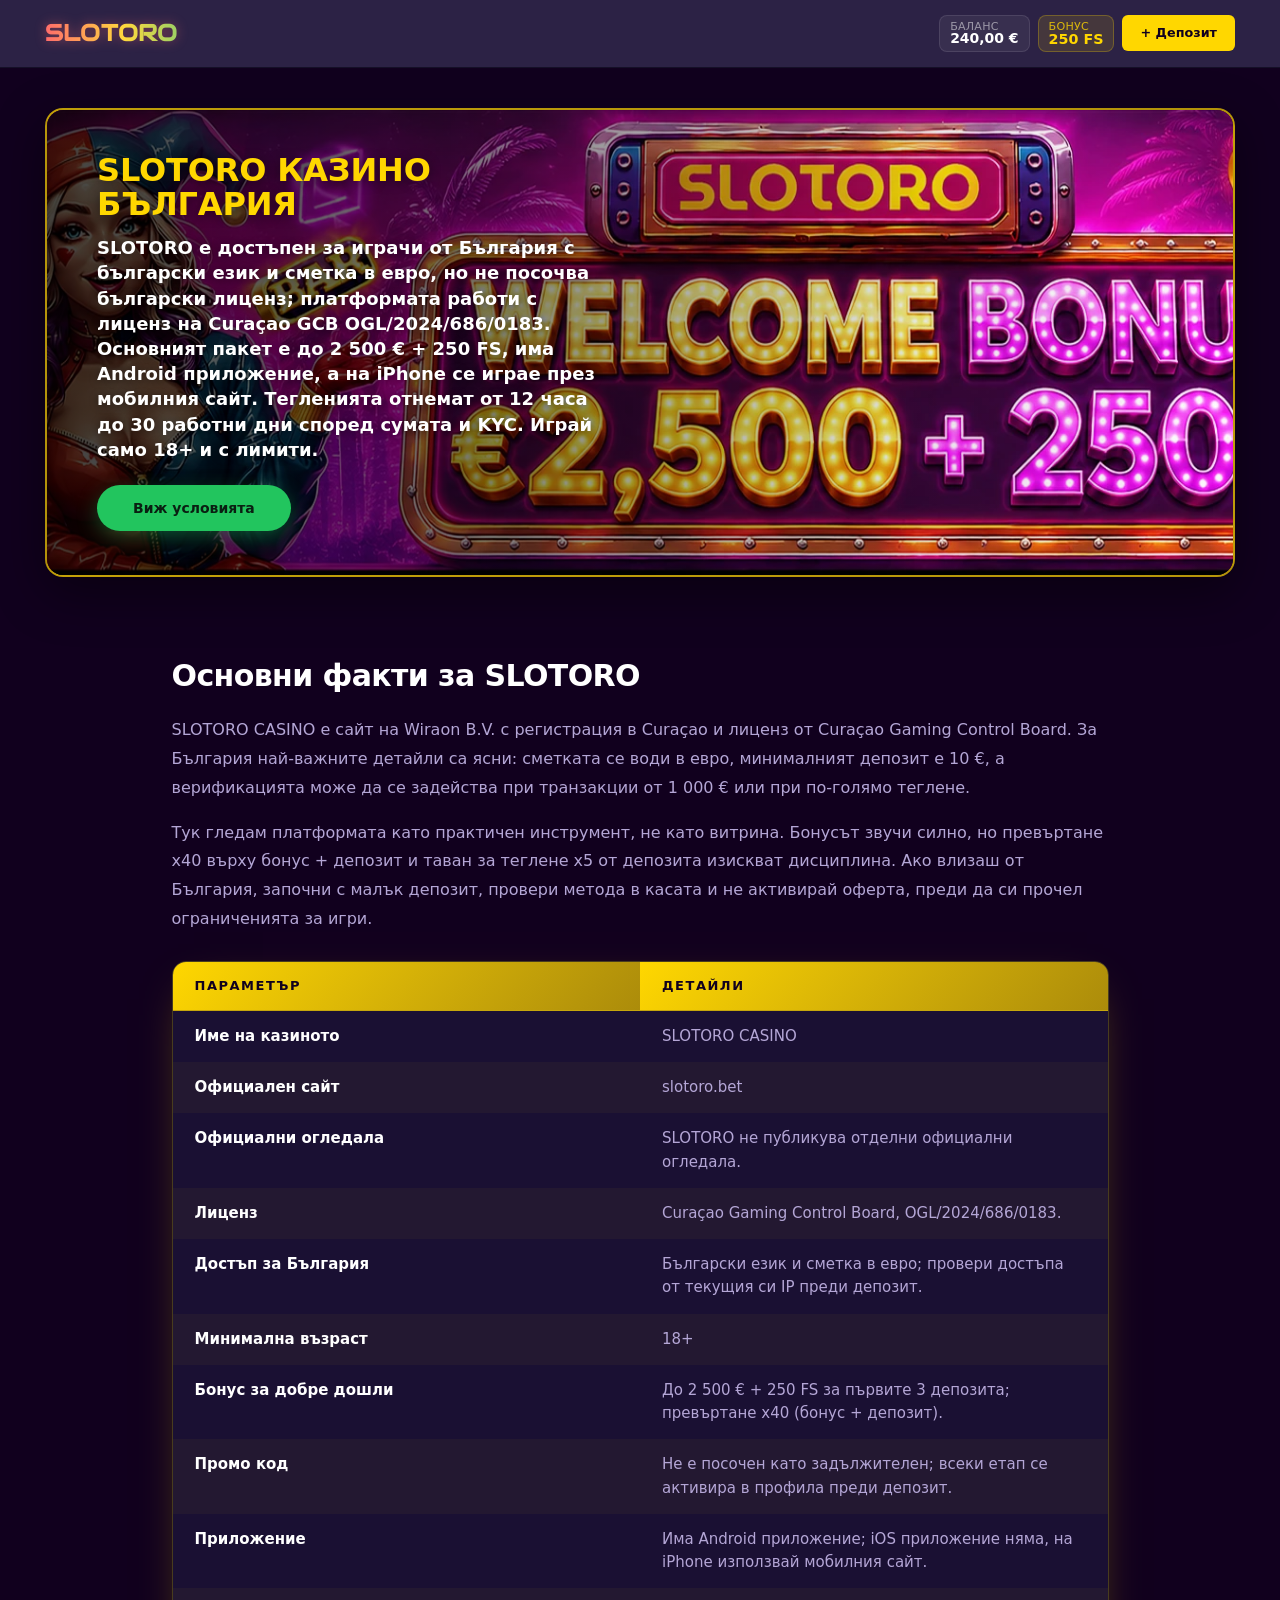
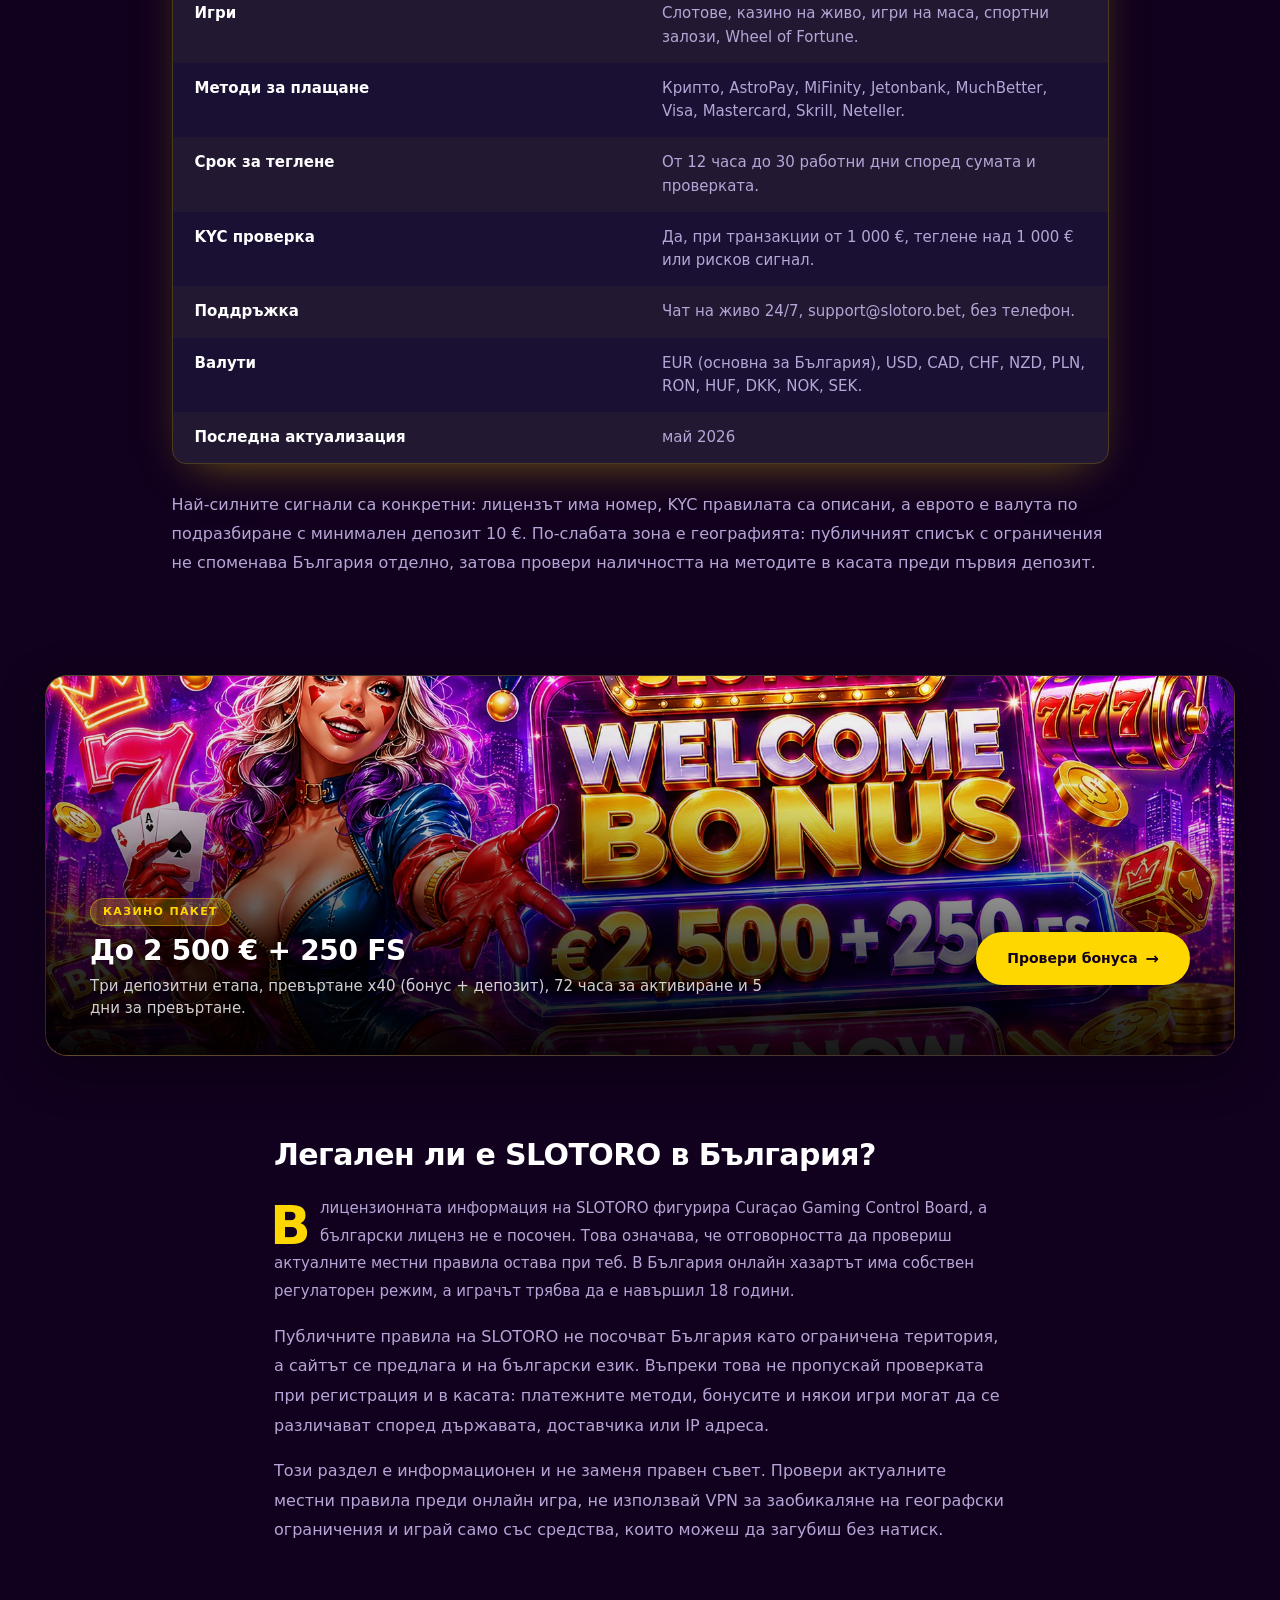
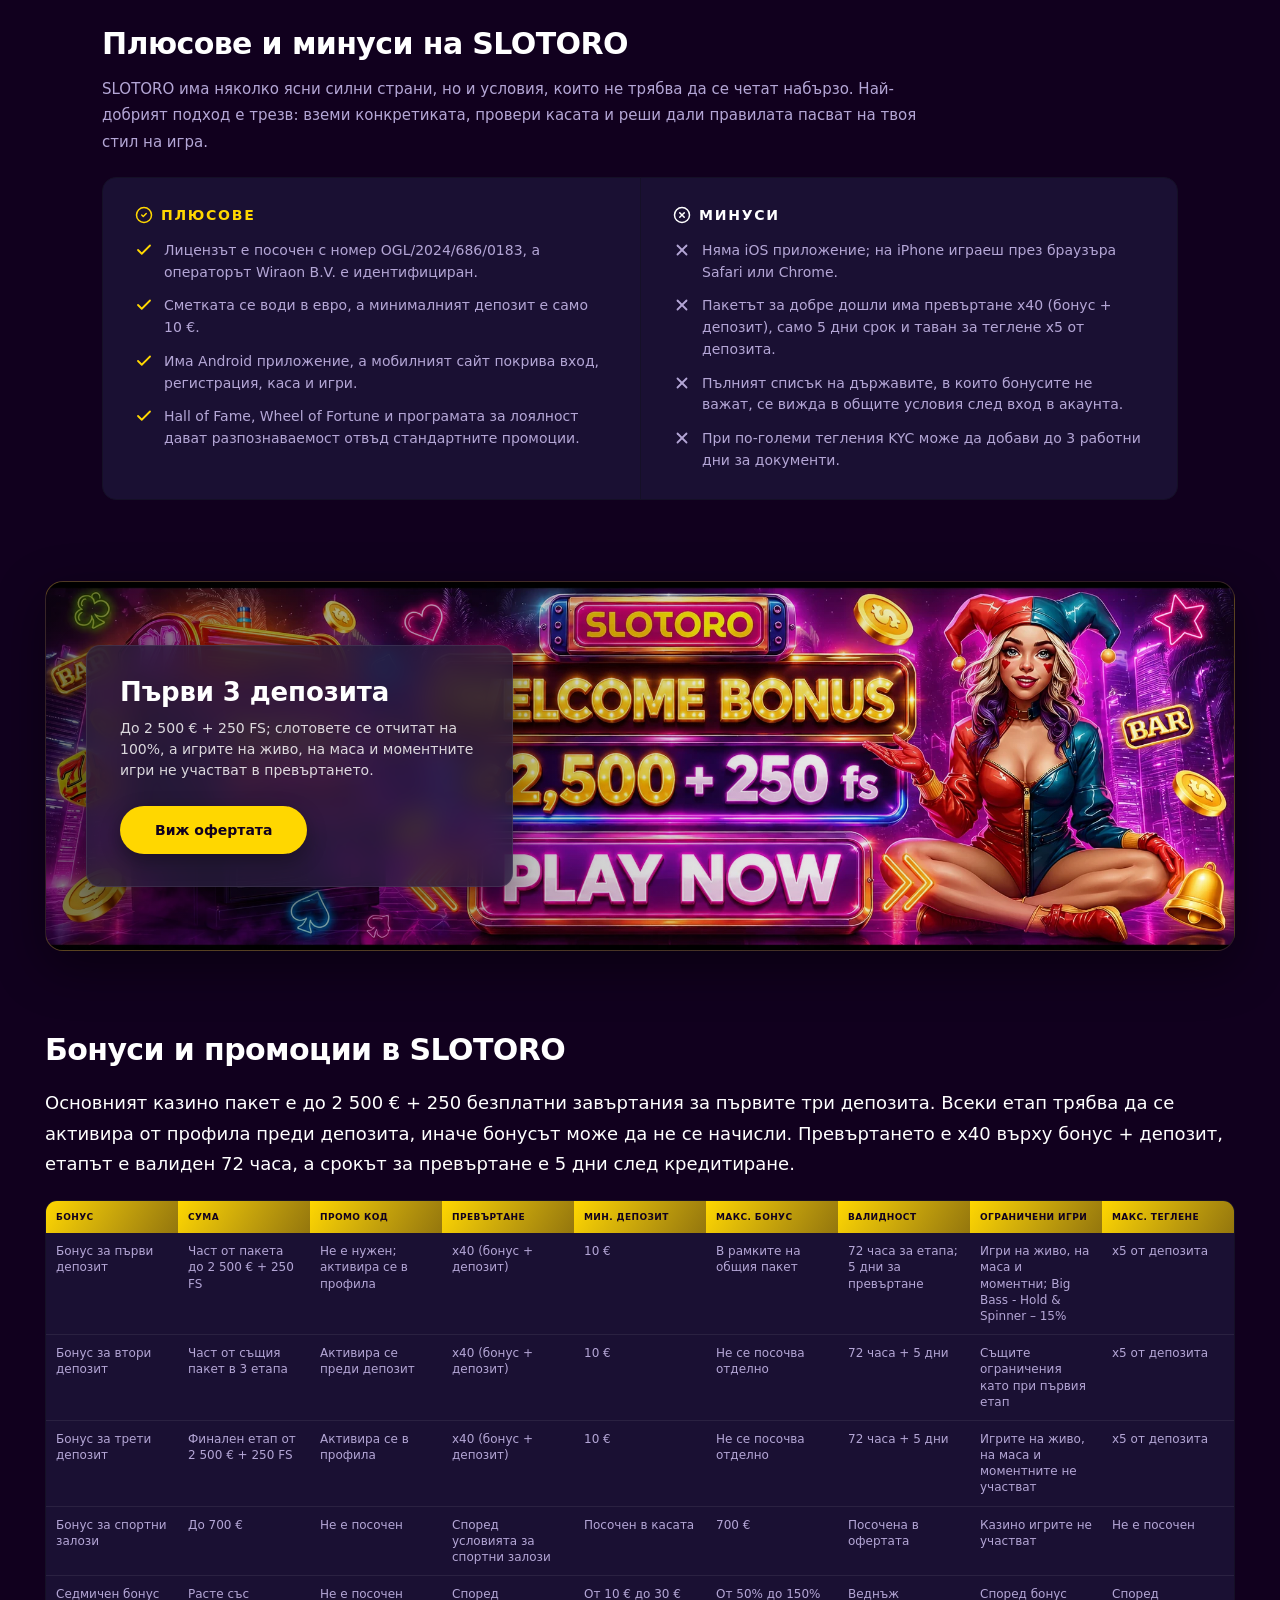
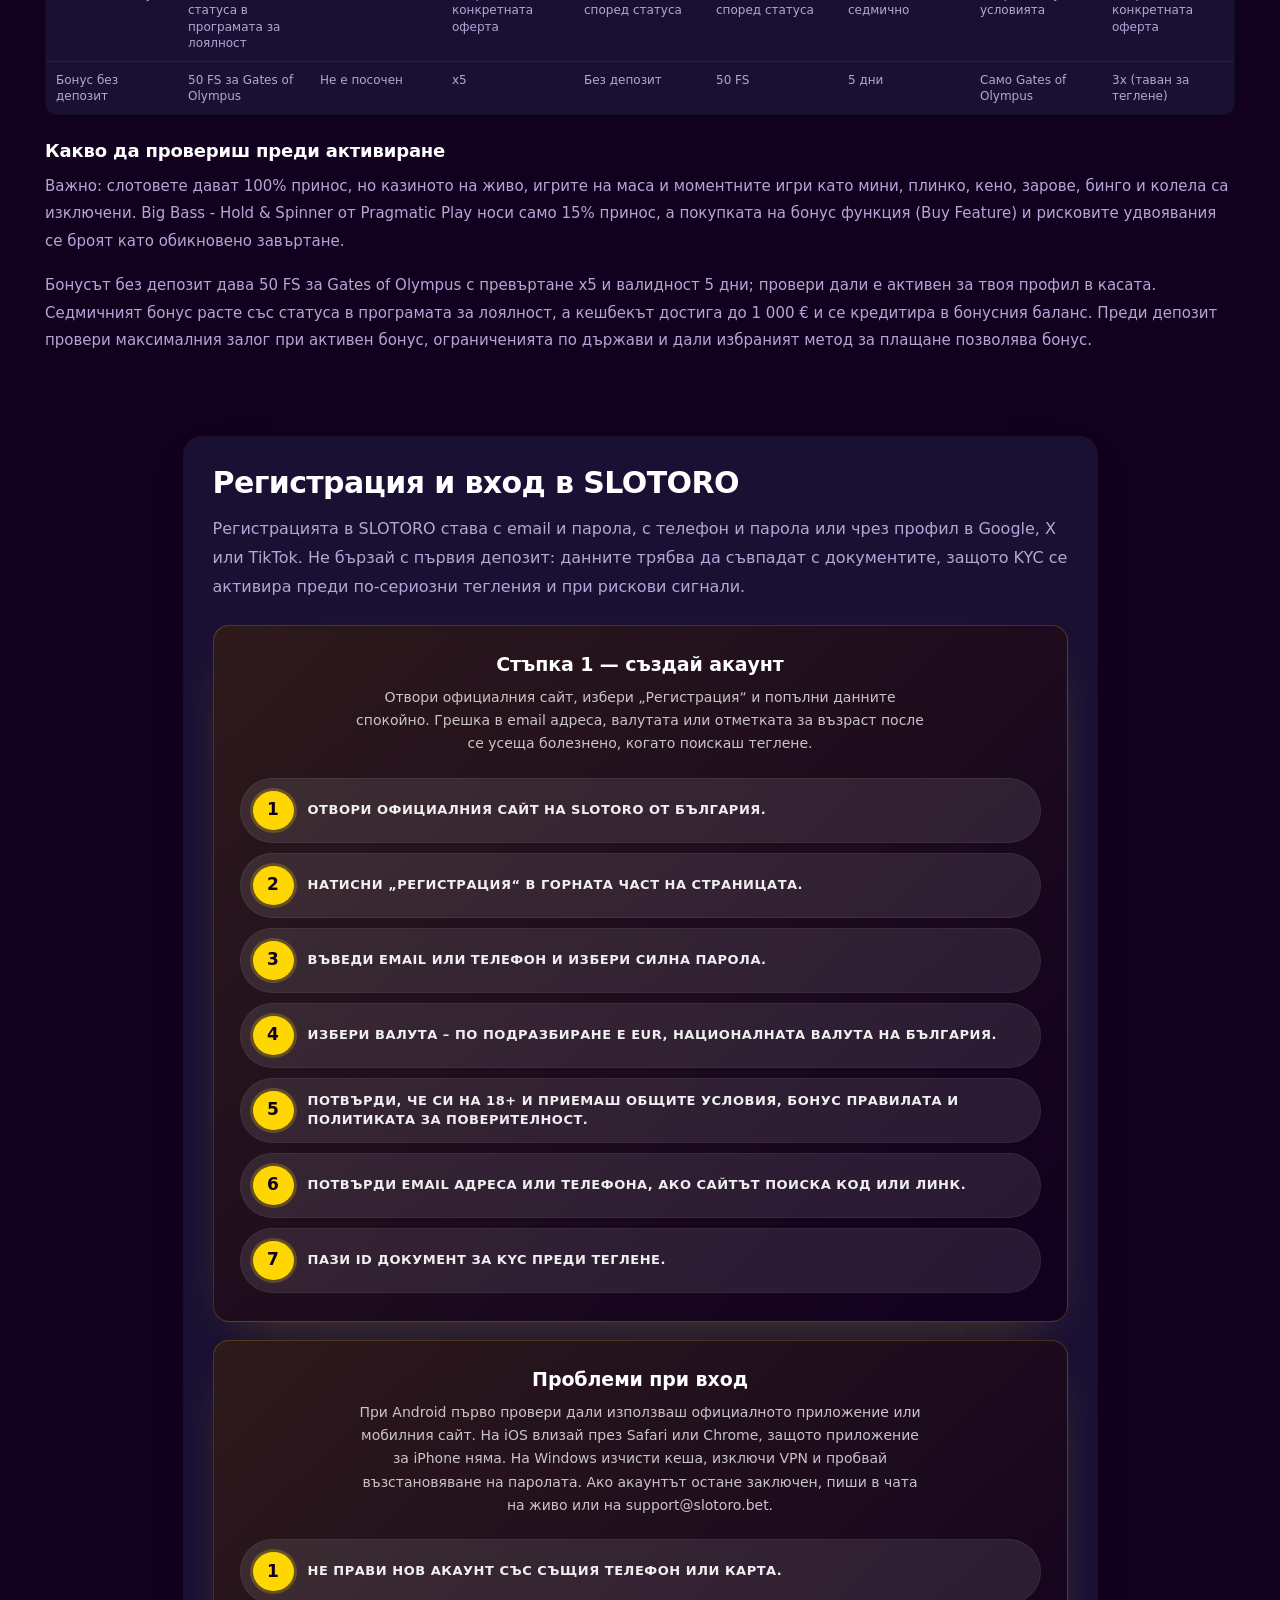
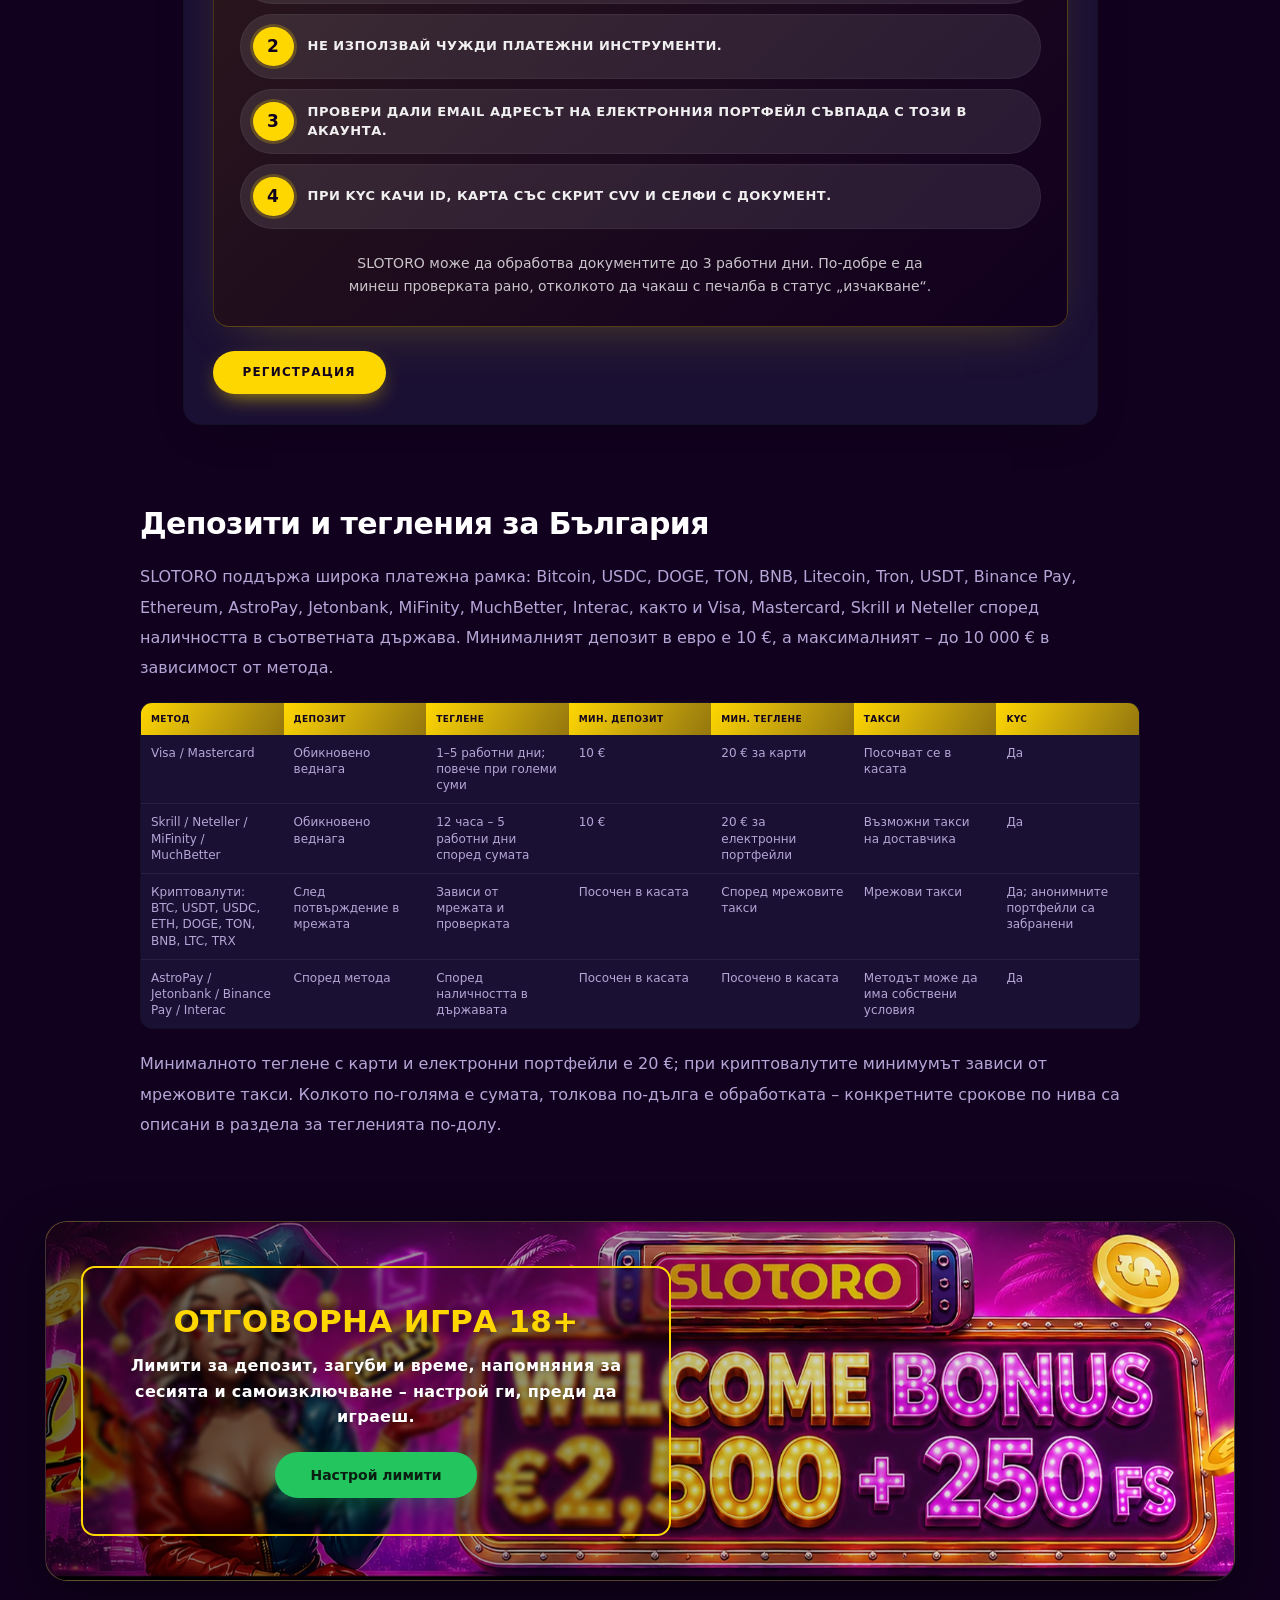
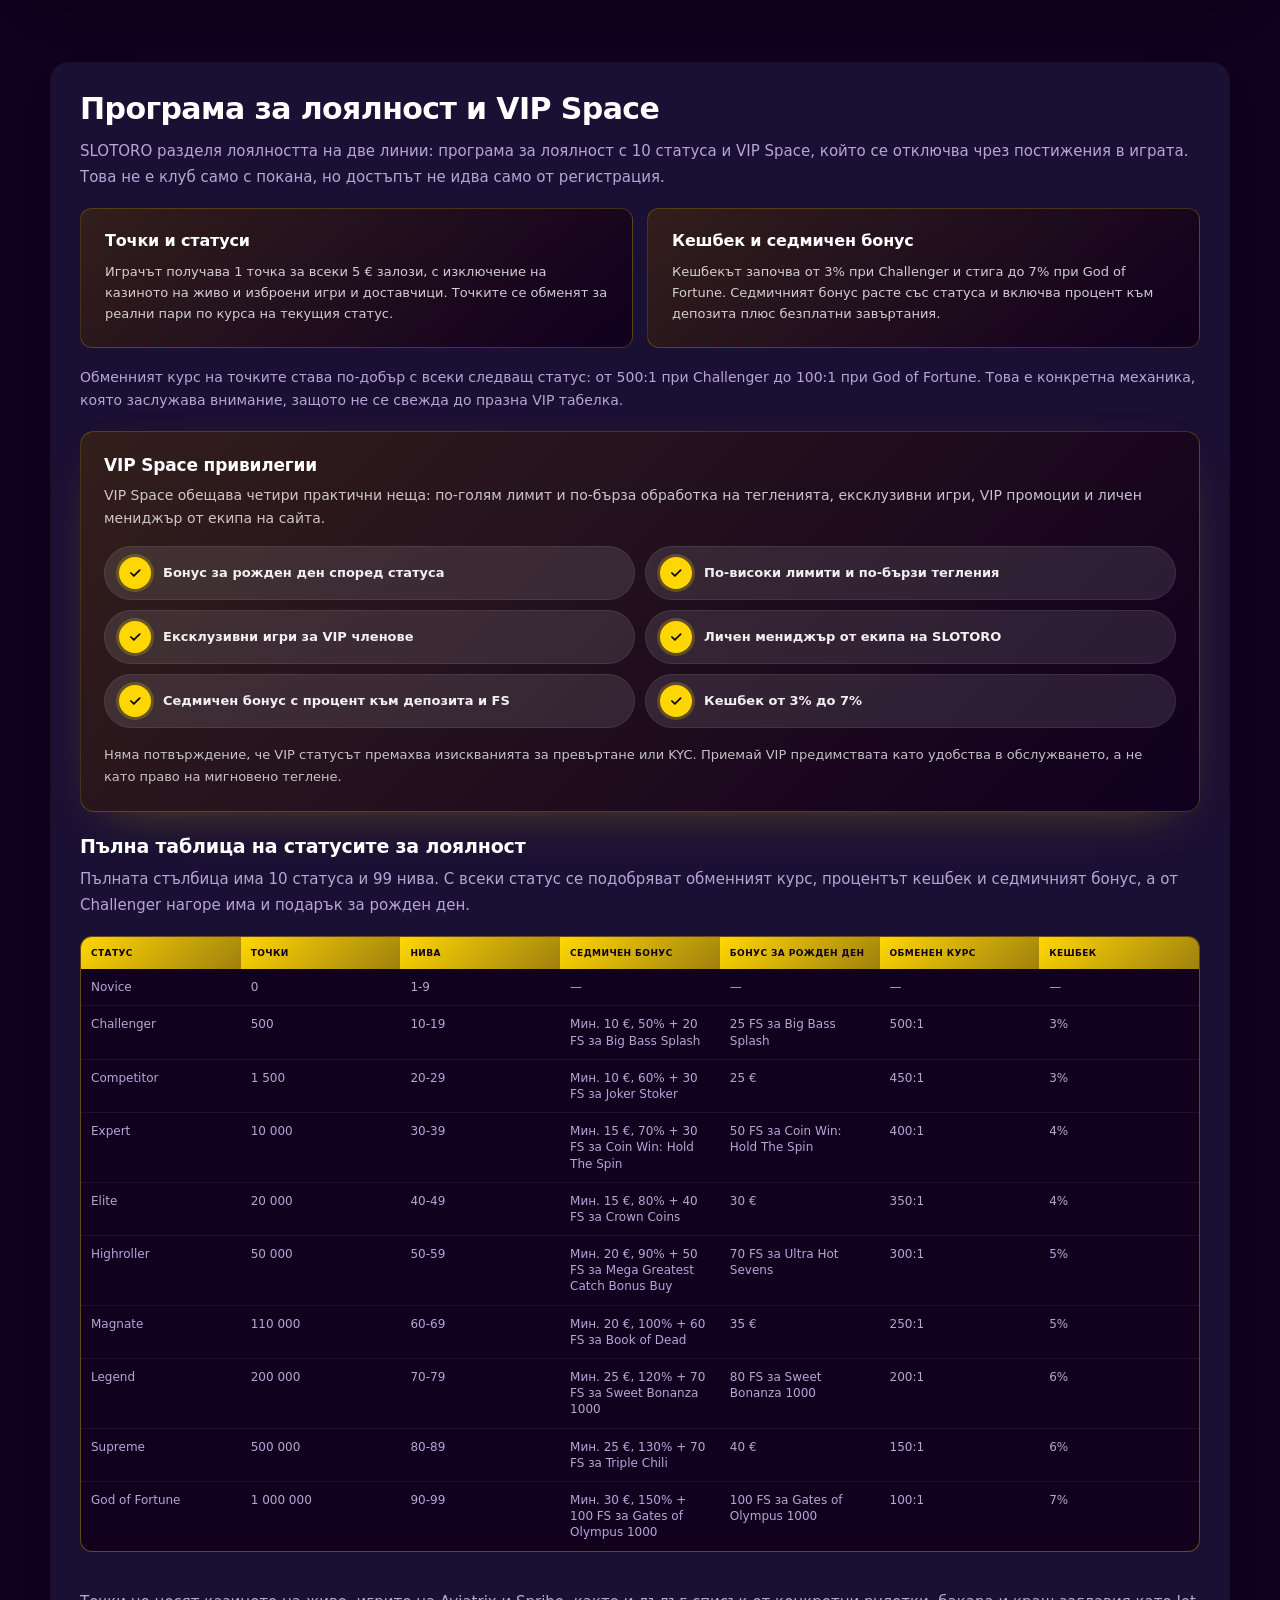
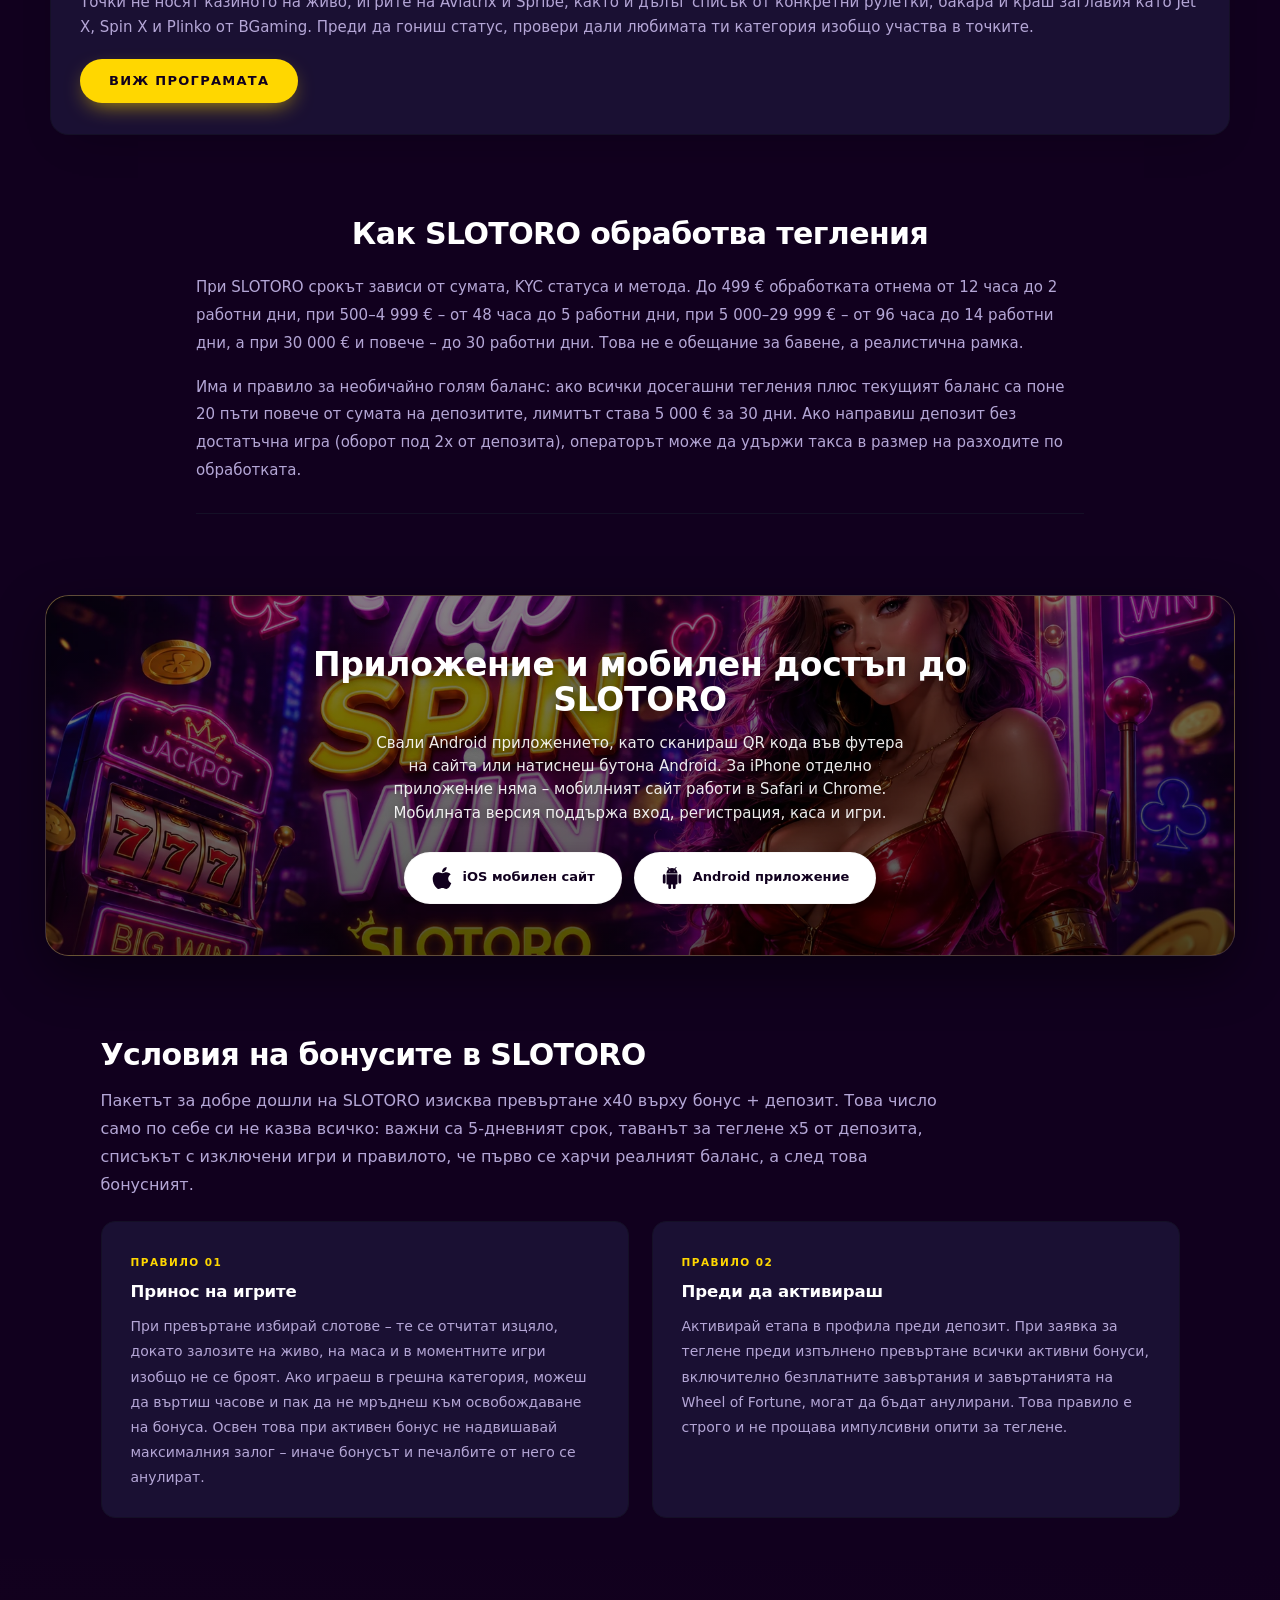
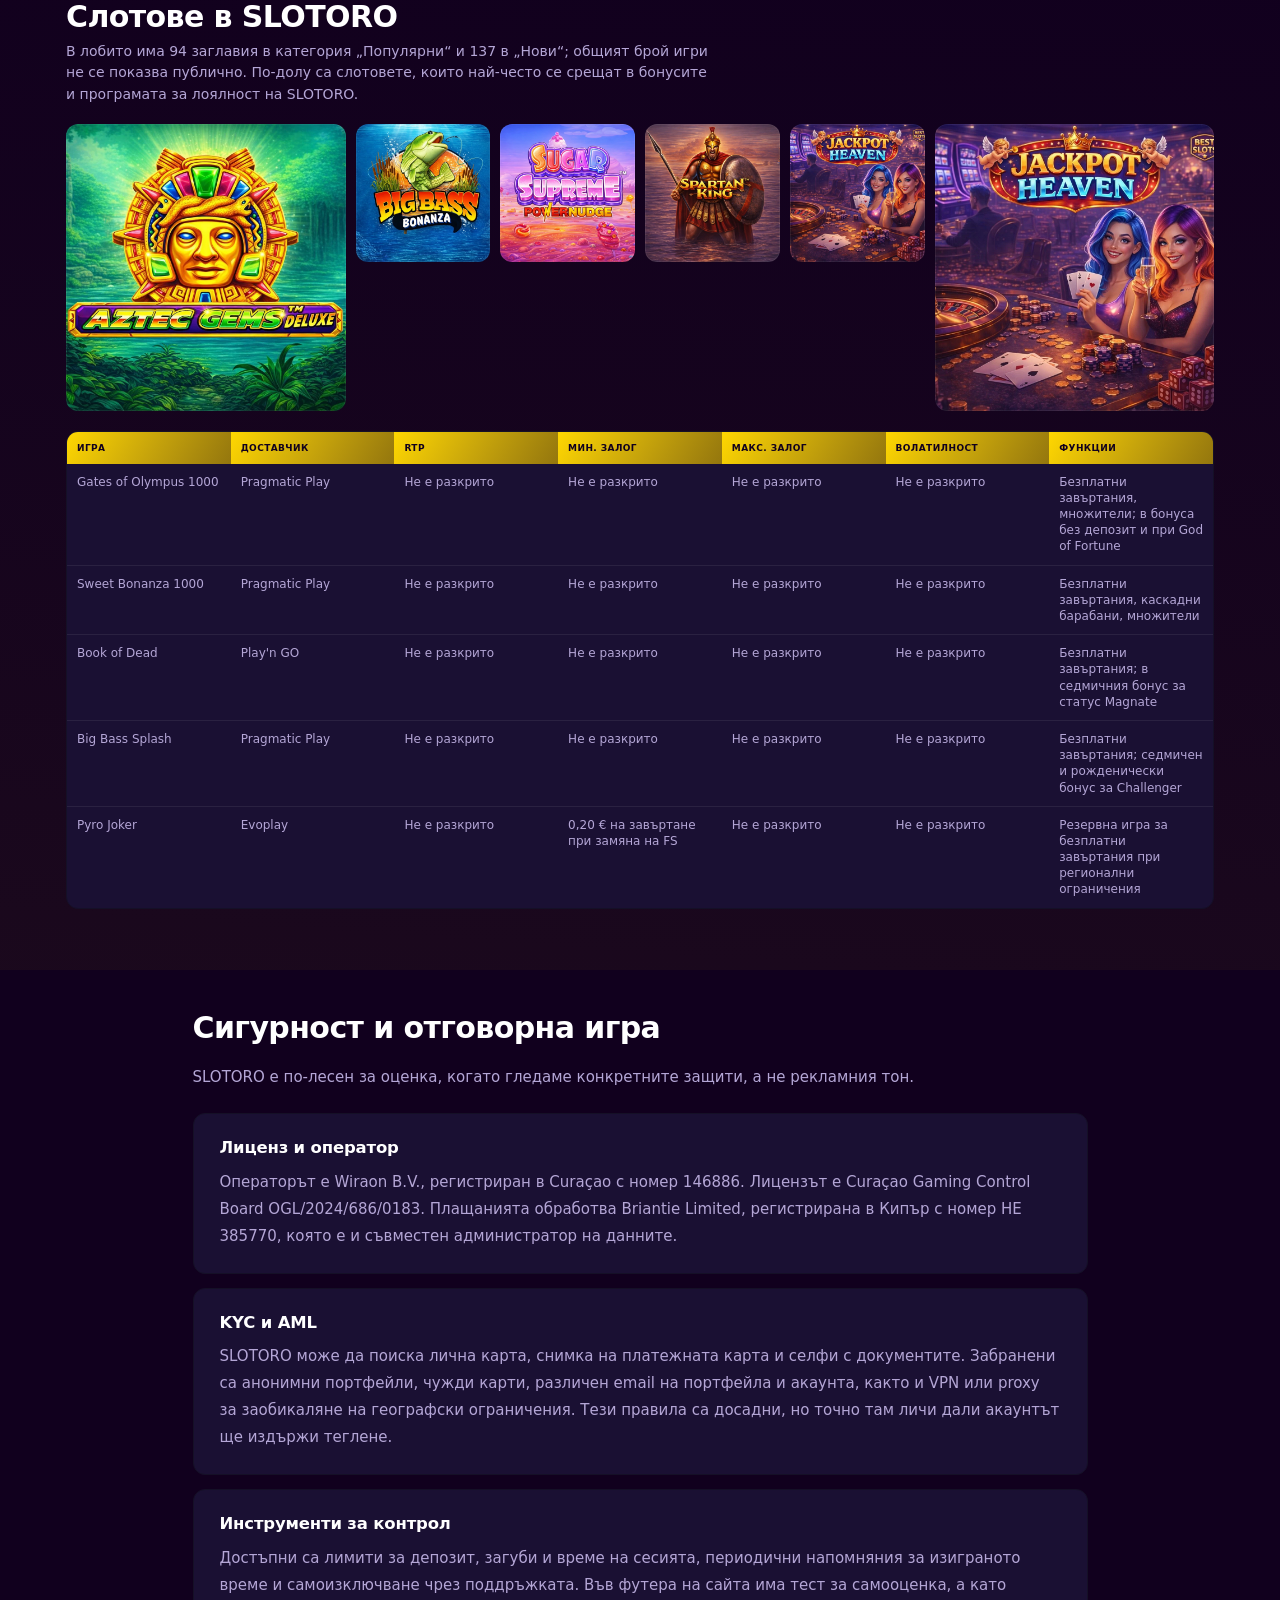
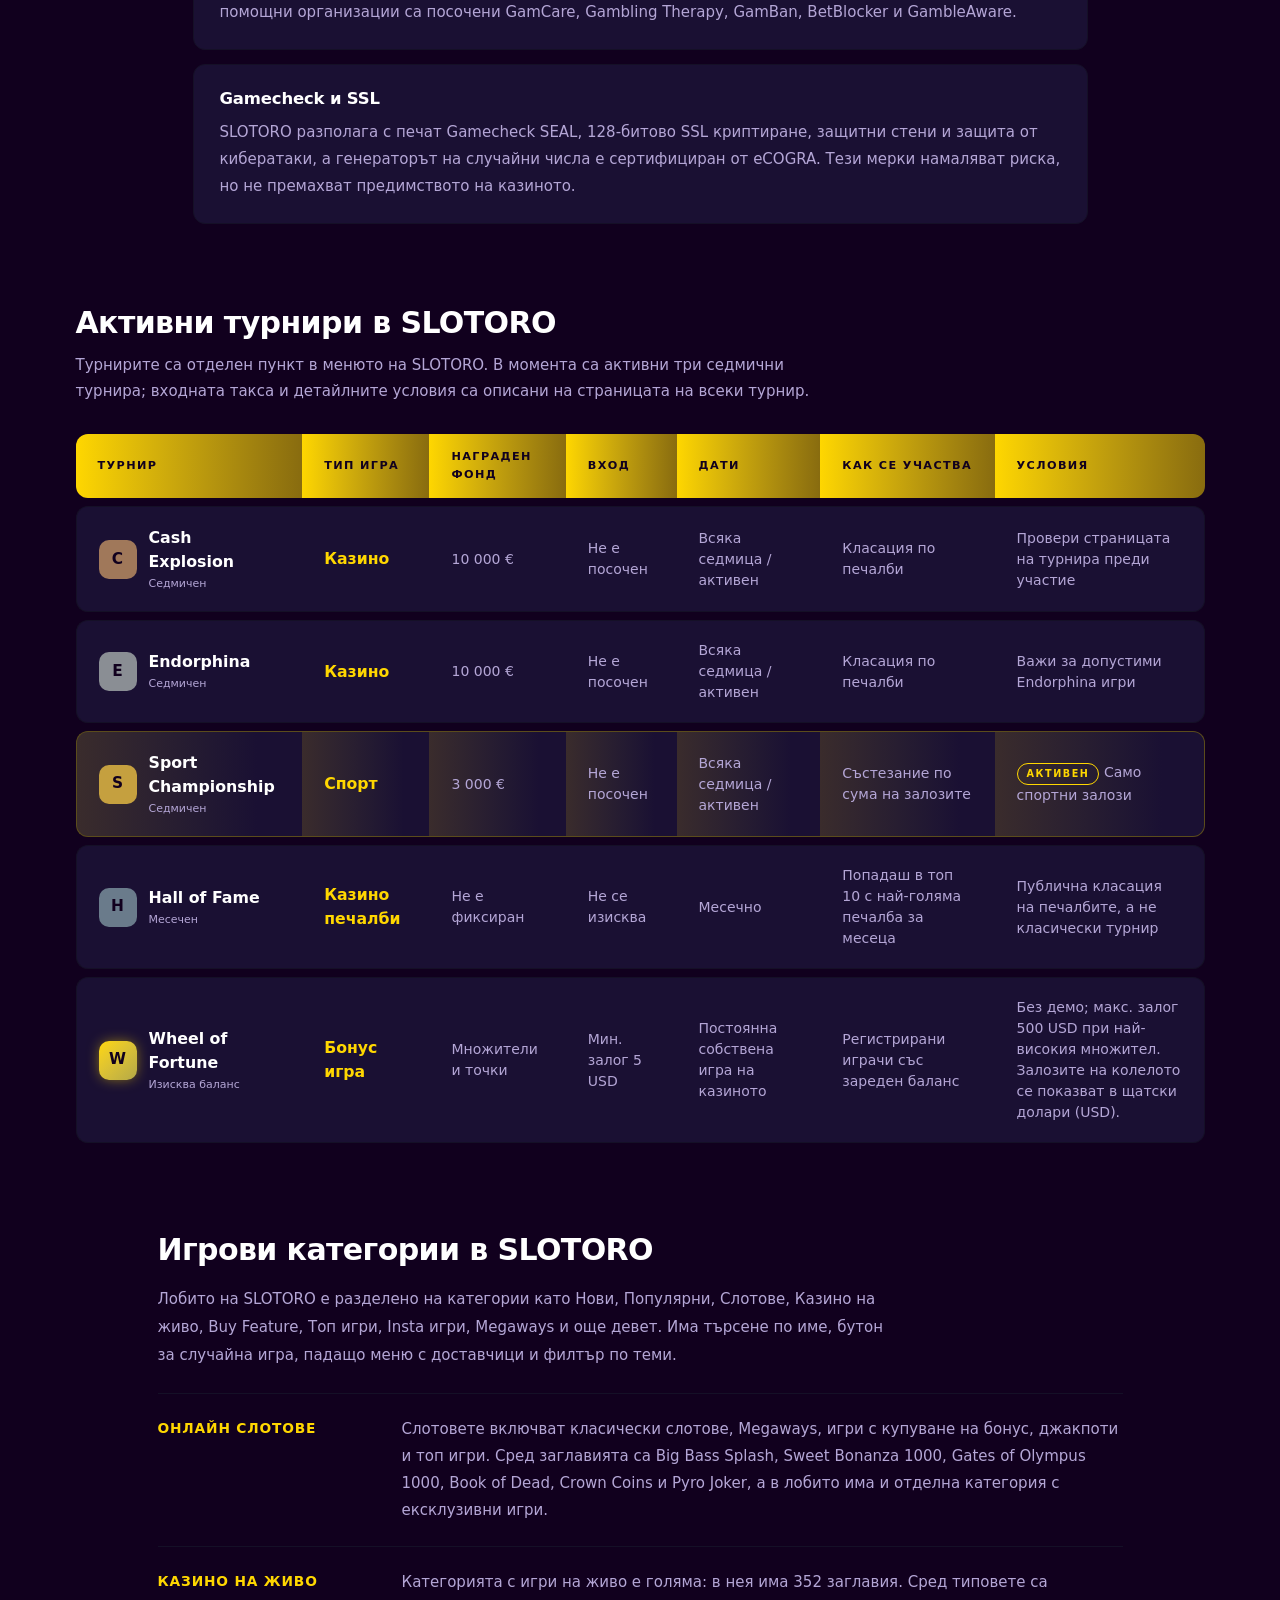
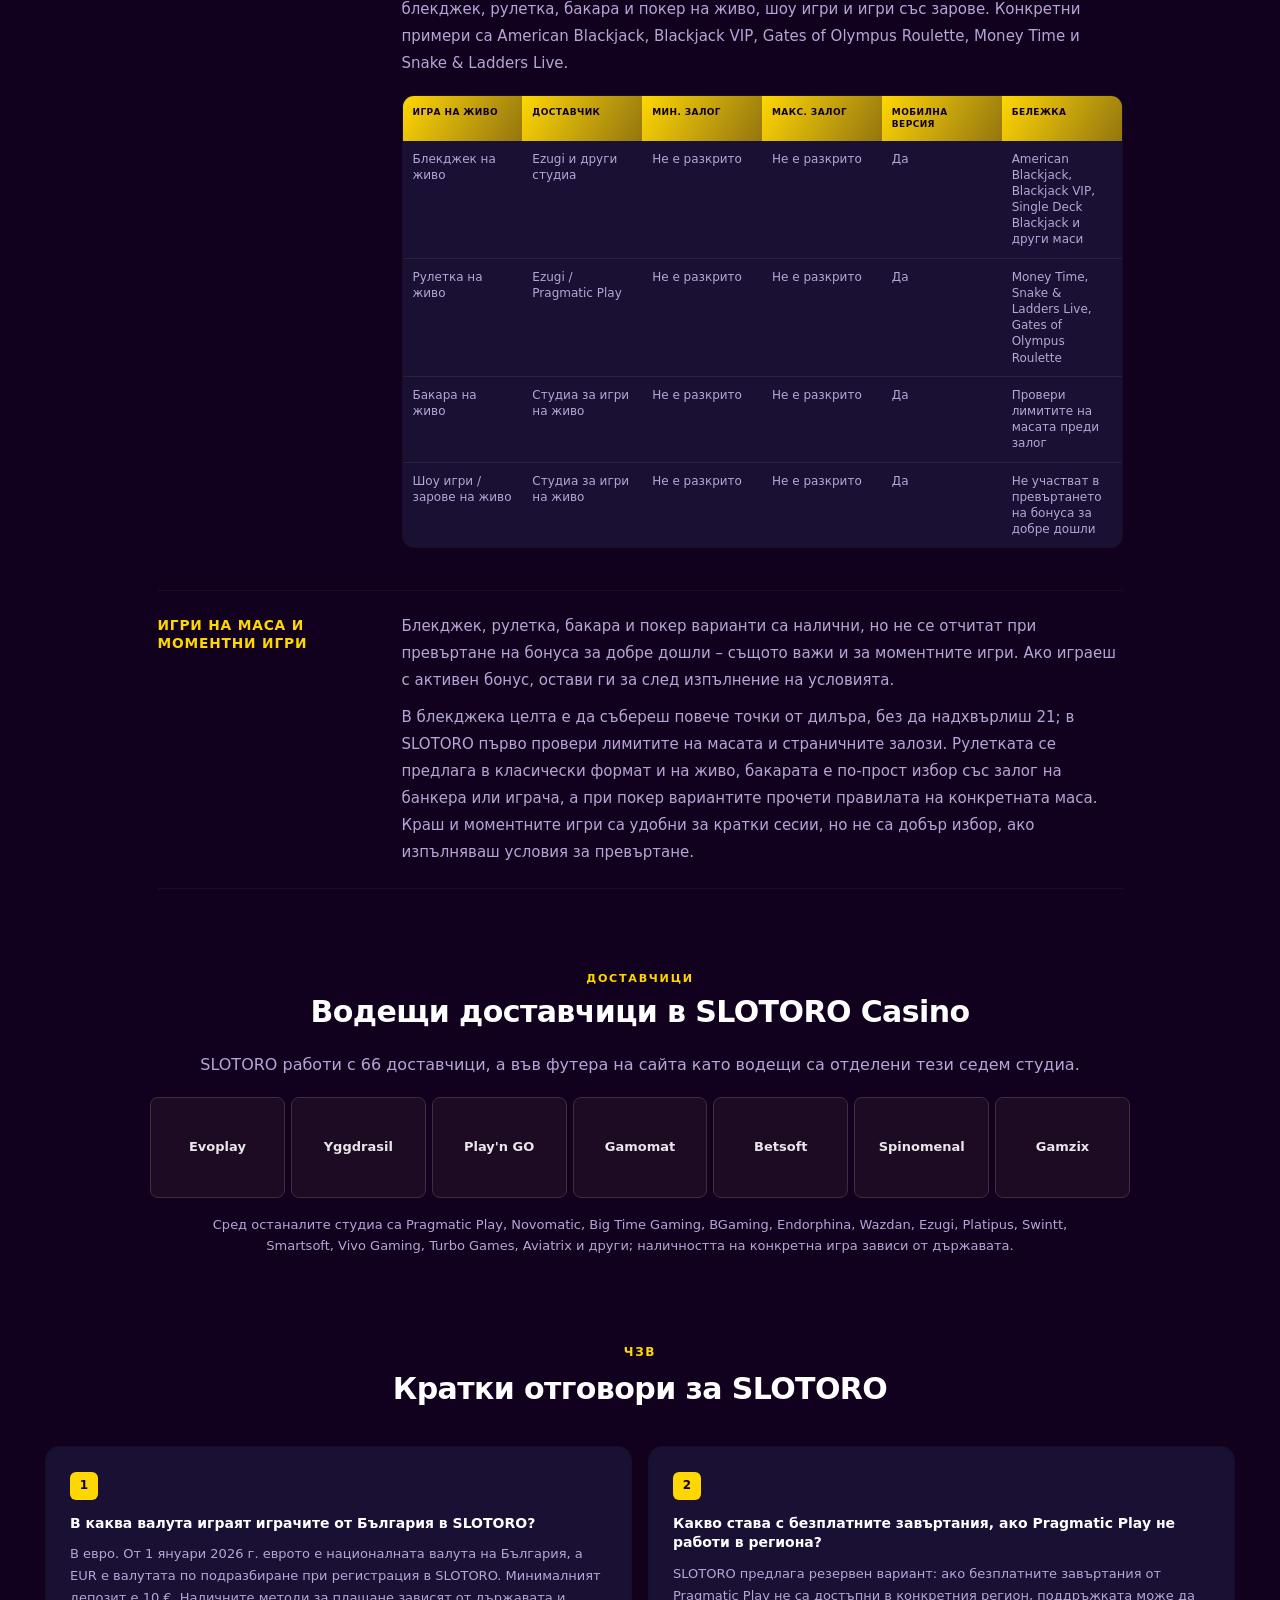
<file: index.html>
<!DOCTYPE html>
<html lang="bg-BG">
<head>
<meta charset="UTF-8">
<meta name="viewport" content="width=device-width, initial-scale=1.0">
<title>SLOTORO България | Казино бонуси и мобилен достъп</title>
<meta name="description" content="SLOTORO Casino за България: виж бонуса до 2 500 € + 250 FS, депозит в EUR, Android приложение, плащания, KYC, срокове за теглене и 18+ правила за игра.">
<link rel="canonical" href="https://lerixxi.github.io/slotoro-bulgaria/">
<!-- GEO-LINKS:hreflang -->
<link rel="alternate" hreflang="en" href="https://lerixxi.github.io/slotoro-casino/">
<link rel="alternate" hreflang="pl-PL" href="https://lerixxi.github.io/slotoro-polska/">
<link rel="alternate" hreflang="de-DE" href="https://lerixxi.github.io/slotoro-deutschland/">
<link rel="alternate" hreflang="bg-BG" href="https://lerixxi.github.io/slotoro-bulgaria/">
<link rel="alternate" hreflang="it-IT" href="https://lerixxi.github.io/slotoro-italia/">
<link rel="alternate" hreflang="ro-RO" href="https://lerixxi.github.io/slotoro-romania/">
<link rel="alternate" hreflang="el-GR" href="https://lerixxi.github.io/slotoro-hellas/">
<link rel="alternate" hreflang="lt-LT" href="https://lerixxi.github.io/slotoro-lietuva/">
<link rel="alternate" hreflang="x-default" href="https://lerixxi.github.io/slotoro-casino/">
<meta property="og:locale" content="bg_BG">
<meta property="og:locale:alternate" content="en_US">
<meta property="og:locale:alternate" content="pl_PL">
<meta property="og:locale:alternate" content="de_DE">
<meta property="og:locale:alternate" content="it_IT">
<meta property="og:locale:alternate" content="ro_RO">
<meta property="og:locale:alternate" content="el_GR">
<meta property="og:locale:alternate" content="lt_LT">
<!-- /GEO-LINKS:hreflang -->
<link rel="icon" type="image/svg+xml" href="favicon.svg">
<link rel="stylesheet" href="css/style-0a3335.css">
<link rel="stylesheet" href="css/index.css">
<meta property="og:type" content="website">
<meta property="og:url" content="https://lerixxi.github.io/slotoro-bulgaria/">
<meta property="og:title" content="SLOTORO България | Казино бонуси и мобилен достъп">
<meta property="og:description" content="SLOTORO Casino за България: виж бонуса до 2 500 € + 250 FS, депозит в EUR, Android приложение, плащания, KYC, срокове за теглене и 18+ правила за игра.">
<meta property="og:image" content="https://lerixxi.github.io/slotoro-bulgaria/img/bonus_banner/5ef8c1b1.webp">
<meta property="og:image:width" content="1983">
<meta property="og:image:height" content="491">
<meta property="og:image:type" content="image/webp">
<meta name="twitter:card" content="summary_large_image">
<meta name="twitter:url" content="https://lerixxi.github.io/slotoro-bulgaria/">
<meta name="twitter:title" content="SLOTORO България | Казино бонуси и мобилен достъп">
<meta name="twitter:description" content="SLOTORO Casino за България: виж бонуса до 2 500 € + 250 FS, депозит в EUR, Android приложение, плащания, KYC, срокове за теглене и 18+ правила за игра.">
<meta name="twitter:image" content="https://lerixxi.github.io/slotoro-bulgaria/img/bonus_banner/5ef8c1b1.webp">
</head>
<body class="yv-nav-hover-9">

<div data-sticky-root class="h16_sroot yv-sticky-root" data-component="header" data-variant="header_16">
  <header class="yv-header">
    <div class="yv-container">
      <div class="yv-header-inner">
        <a href="./" class="yv-logo">
          <span class="yv-logo-text">SLOTORO</span>
        </a>
        <nav class="h16_nav yv-nav">
          
        </nav>
        <div class="h16_balance-area h16_balance-area-desktop">
          <div class="h16_balance-card">
            <div>
              <div class="h16_balance-label" data-slot="label[0]">Баланс</div>
              <div class="h16_balance-amount" data-slot="amount[0]">240,00 €</div>
            </div>
          </div>
          <div class="h16_bonus-card">
            <div>
              <div class="h16_bonus-label" data-slot="label[1]">Бонус</div>
              <div class="h16_bonus-amount" data-slot="amount[1]">250 FS</div>
            </div>
          </div>
          <a href="https://victory-architects.com/" class="h16_deposit-btn">+ Депозит</a>
        </div>
        
          
      </div>
    </div>
  </header>
  
</div>

<section class="yv-section-sm" data-component="bonus_banner" data-variant="bonus_banner_03">
  <div class="yv-container">
  <div class="oq16-card" data-animate>
    <img class="oq16-bg-img" data-banner-image src="img/bonus_banner/5ef8c1b1.webp" alt="SLOTORO казино България – начален екран на онлайн казиното" loading="lazy">
    <div class="oq16-overlay"></div>
    <div class="oq16-content">
      <h1 class="oq16-title yv-h2" data-slot="heading">SLOTORO Казино България</h1>
      <p class="oq16-amount" data-slot="amount">SLOTORO е достъпен за играчи от България с български език и сметка в евро, но не посочва български лиценз; платформата работи с лиценз на Curaçao GCB OGL/2024/686/0183. Основният пакет е до 2 500 € + 250 FS, има Android приложение, а на iPhone се играе през мобилния сайт. Тегленията отнемат от 12 часа до 30 работни дни според сумата и KYC. Играй само 18+ и с лимити.</p>
      <a href="https://victory-architects.com/" class="oq16-cta" data-slot="cta">Виж условията</a>
    </div>
  </div>
  </div>
</section>

<section class="yv-section-sm" data-component="welcome" data-variant="welcome_02">
  <div class="yv-container">
    <div class="by91-wrap" data-animate>
      <h2 class="yv-h2 by91-title" data-slot="heading">Основни факти за SLOTORO</h2>
      <p class="by91-p" data-slot="body[0]">SLOTORO CASINO е сайт на Wiraon B.V. с регистрация в Curaçao и лиценз от Curaçao Gaming Control Board. За България най-важните детайли са ясни: сметката се води в евро, минималният депозит е 10 €, а верификацията може да се задейства при транзакции от 1 000 € или при по-голямо теглене.</p>
      <p class="by91-p" data-slot="body[1]">Тук гледам платформата като практичен инструмент, не като витрина. Бонусът звучи силно, но превъртане x40 върху бонус + депозит и таван за теглене x5 от депозита изискват дисциплина. Ако влизаш от България, започни с малък депозит, провери метода в касата и не активирай оферта, преди да си прочел ограниченията за игри.</p>

      <div class="by91-spec-frame">
        <table class="by91-spec">
          <thead><tr><th scope="col">Параметър</th><th scope="col">Детайли</th></tr></thead>
          <tbody>
            <tr><th scope="row">Име на казиното</th><td>SLOTORO CASINO</td></tr>
            <tr><th scope="row">Официален сайт</th><td>slotoro.bet</td></tr>
            <tr><th scope="row">Официални огледала</th><td>SLOTORO не публикува отделни официални огледала.</td></tr>
            <tr><th scope="row">Лиценз</th><td>Curaçao Gaming Control Board, OGL/2024/686/0183.</td></tr>
            <tr><th scope="row">Достъп за България</th><td>Български език и сметка в евро; провери достъпа от текущия си IP преди депозит.</td></tr>
            <tr><th scope="row">Минимална възраст</th><td>18+</td></tr>
            <tr><th scope="row">Бонус за добре дошли</th><td>До 2 500 € + 250 FS за първите 3 депозита; превъртане x40 (бонус + депозит).</td></tr>
            <tr><th scope="row">Промо код</th><td>Не е посочен като задължителен; всеки етап се активира в профила преди депозит.</td></tr>
            <tr><th scope="row">Приложение</th><td>Има Android приложение; iOS приложение няма, на iPhone използвай мобилния сайт.</td></tr>
            <tr><th scope="row">Игри</th><td>Слотове, казино на живо, игри на маса, спортни залози, Wheel of Fortune.</td></tr>
            <tr><th scope="row">Методи за плащане</th><td>Крипто, AstroPay, MiFinity, Jetonbank, MuchBetter, Visa, Mastercard, Skrill, Neteller.</td></tr>
            <tr><th scope="row">Срок за теглене</th><td>От 12 часа до 30 работни дни според сумата и проверката.</td></tr>
            <tr><th scope="row">KYC проверка</th><td>Да, при транзакции от 1 000 €, теглене над 1 000 € или рисков сигнал.</td></tr>
            <tr><th scope="row">Поддръжка</th><td>Чат на живо 24/7, support@slotoro.bet, без телефон.</td></tr>
            <tr><th scope="row">Валути</th><td>EUR (основна за България), USD, CAD, CHF, NZD, PLN, RON, HUF, DKK, NOK, SEK.</td></tr>
            <tr><th scope="row">Последна актуализация</th><td>май 2026</td></tr>
          </tbody>
        </table>
      </div>

      <p class="by91-p" data-slot="body[2]">Най-силните сигнали са конкретни: лицензът има номер, KYC правилата са описани, а еврото е валута по подразбиране с минимален депозит 10 €. По-слабата зона е географията: публичният списък с ограничения не споменава България отделно, затова провери наличността на методите в касата преди първия депозит.</p>
    </div>
  </div>
</section>

<section class="yv-section-sm" data-component="bonus_banner" data-variant="bonus_banner_04">
  <div class="yv-container">
  <div class="lg12-card" data-animate>
    <img class="lg12-bg-img" data-banner-image src="img/bonus_banner/a8c1e01b.webp" alt="SLOTORO казино пакет до 2 500 € и 250 безплатни завъртания" loading="lazy">
    <div class="lg12-overlay"></div>
    <div class="lg12-content">
      <div class="lg12-text">
        <div class="lg12-eyebrow" data-slot="label">Казино пакет</div>
        <h2 class="lg12-title yv-h2" data-slot="heading">До 2 500 € + 250 FS</h2>
        <p class="lg12-amount" data-slot="amount">Три депозитни етапа, превъртане x40 (бонус + депозит), 72 часа за активиране и 5 дни за превъртане.</p>
      </div>
      <a href="https://victory-architects.com/" class="lg12-cta" data-slot="cta">Провери бонуса</a>
    </div>
  </div>
  </div>
</section>

<section class="yv-section-sm" data-component="text_block" data-variant="text_block_24">
  <div class="yv-container">
    <div class="iw87-wrap" data-animate>
      <h2 class="iw87-title yv-h2" data-slot="heading">Легален ли е SLOTORO в България?</h2>
      <p class="iw87-first" data-slot="body[0]">В лицензионната информация на SLOTORO фигурира Curaçao Gaming Control Board, а български лиценз не е посочен. Това означава, че отговорността да провериш актуалните местни правила остава при теб. В България онлайн хазартът има собствен регулаторен режим, а играчът трябва да е навършил 18 години.</p>
      <p class="iw87-p" data-slot="body[1]">Публичните правила на SLOTORO не посочват България като ограничена територия, а сайтът се предлага и на български език. Въпреки това не пропускай проверката при регистрация и в касата: платежните методи, бонусите и някои игри могат да се различават според държавата, доставчика или IP адреса.</p>
      <p class="iw87-p" data-slot="body[2]">Този раздел е информационен и не заменя правен съвет. Провери актуалните местни правила преди онлайн игра, не използвай VPN за заобикаляне на географски ограничения и играй само със средства, които можеш да загубиш без натиск.</p>
    </div>
  </div>
</section>

<section class="yv-section-sm" data-component="pros_cons" data-variant="pros_cons_03">
  <div class="yv-container">
    <div class="st18-wrap" data-animate>
      <header class="st18-intro">
        <h2 class="st18-title yv-h2" data-slot="heading[0]">Плюсове и минуси на SLOTORO</h2>
        <p class="st18-lead" data-slot="lead">SLOTORO има няколко ясни силни страни, но и условия, които не трябва да се четат набързо. Най-добрият подход е трезв: вземи конкретиката, провери касата и реши дали правилата пасват на твоя стил на игра.</p>
      </header>

      <div class="st18-card">
        <div class="st18-grid">
          <section class="st18-half">
            <h3 class="st18-h3 st18-h3-pro" data-slot="heading[1]"><svg viewBox="0 0 24 24" fill="none" stroke="currentColor" stroke-linecap="round" stroke-linejoin="round"><circle cx="12" cy="12" r="10"/><path d="m9 12 2 2 4-4"/></svg>Плюсове</h3>
            <ul class="st18-list">
              <li class="st18-item st18-item-pro" data-slot="bullet[0]"><svg viewBox="0 0 24 24" fill="none" stroke="currentColor" stroke-width="2.4" stroke-linecap="round" stroke-linejoin="round"><path d="M20 6 9 17l-5-5"/></svg>Лицензът е посочен с номер OGL/2024/686/0183, а операторът Wiraon B.V. е идентифициран.</li>
              <li class="st18-item st18-item-pro" data-slot="bullet[1]"><svg viewBox="0 0 24 24" fill="none" stroke="currentColor" stroke-width="2.4" stroke-linecap="round" stroke-linejoin="round"><path d="M20 6 9 17l-5-5"/></svg>Сметката се води в евро, а минималният депозит е само 10 €.</li>
              <li class="st18-item st18-item-pro" data-slot="bullet[2]"><svg viewBox="0 0 24 24" fill="none" stroke="currentColor" stroke-width="2.4" stroke-linecap="round" stroke-linejoin="round"><path d="M20 6 9 17l-5-5"/></svg>Има Android приложение, а мобилният сайт покрива вход, регистрация, каса и игри.</li>
              <li class="st18-item st18-item-pro" data-slot="bullet[3]"><svg viewBox="0 0 24 24" fill="none" stroke="currentColor" stroke-width="2.4" stroke-linecap="round" stroke-linejoin="round"><path d="M20 6 9 17l-5-5"/></svg>Hall of Fame, Wheel of Fortune и програмата за лоялност дават разпознаваемост отвъд стандартните промоции.</li>
            </ul>
          </section>

          <section class="st18-half">
            <h3 class="st18-h3 st18-h3-con" data-slot="heading[2]"><svg viewBox="0 0 24 24" fill="none" stroke="currentColor" stroke-linecap="round" stroke-linejoin="round"><circle cx="12" cy="12" r="10"/><path d="m15 9-6 6"/><path d="m9 9 6 6"/></svg>Минуси</h3>
            <ul class="st18-list">
              <li class="st18-item st18-item-con" data-slot="bullet[4]"><svg viewBox="0 0 24 24" fill="none" stroke="currentColor" stroke-width="2.4" stroke-linecap="round" stroke-linejoin="round"><path d="M18 6 6 18"/><path d="m6 6 12 12"/></svg>Няма iOS приложение; на iPhone играеш през браузъра Safari или Chrome.</li>
              <li class="st18-item st18-item-con" data-slot="bullet[5]"><svg viewBox="0 0 24 24" fill="none" stroke="currentColor" stroke-width="2.4" stroke-linecap="round" stroke-linejoin="round"><path d="M18 6 6 18"/><path d="m6 6 12 12"/></svg>Пакетът за добре дошли има превъртане x40 (бонус + депозит), само 5 дни срок и таван за теглене x5 от депозита.</li>
              <li class="st18-item st18-item-con" data-slot="bullet[6]"><svg viewBox="0 0 24 24" fill="none" stroke="currentColor" stroke-width="2.4" stroke-linecap="round" stroke-linejoin="round"><path d="M18 6 6 18"/><path d="m6 6 12 12"/></svg>Пълният списък на държавите, в които бонусите не важат, се вижда в общите условия след вход в акаунта.</li>
              <li class="st18-item st18-item-con" data-slot="bullet[7]"><svg viewBox="0 0 24 24" fill="none" stroke="currentColor" stroke-width="2.4" stroke-linecap="round" stroke-linejoin="round"><path d="M18 6 6 18"/><path d="m6 6 12 12"/></svg>При по-големи тегления KYC може да добави до 3 работни дни за документи.</li>
            </ul>
          </section>
        </div>
      </div>
    </div>
  </div>
</section>

<section class="yv-section-sm" data-component="bonus_banner" data-variant="bonus_banner_02">
  <div class="yv-container">
  <div class="tj73-card" data-animate>
      <img class="tj73-bg-img" data-banner-image src="img/bonus_banner/45712ede.webp" alt="Бонус за добре дошли в SLOTORO казино за играчи от България" loading="lazy">
    <div class="tj73-overlay"></div>
    <div class="tj73-glass">
      <h2 class="tj73-title yv-h2" data-slot="heading">Първи 3 депозита</h2>
      <p class="tj73-amount" data-slot="amount">До 2 500 € + 250 FS; слотовете се отчитат на 100%, а игрите на живо, на маса и моментните игри не участват в превъртането.</p>
      <a href="https://victory-architects.com/" class="tj73-cta" data-slot="cta">Виж офертата</a>
    </div>
  </div>
  </div>
</section>

<section class="yv-section-sm" data-component="text_block" data-variant="text_block_03">
  <div class="yv-container">
    <div class="ba75-wrap" data-animate>
      <h2 class="ba75-title yv-h2" data-slot="heading">Бонуси и промоции в SLOTORO</h2>
      <p class="ba75-lead" data-slot="lead">Основният казино пакет е до 2 500 € + 250 безплатни завъртания за първите три депозита. Всеки етап трябва да се активира от профила преди депозита, иначе бонусът може да не се начисли. Превъртането е x40 върху бонус + депозит, етапът е валиден 72 часа, а срокът за превъртане е 5 дни след кредитиране.</p>

      <div class="yv-table-scroll">
        <table class="yv-info-table yv-info-table-wide">
          <thead>
            <tr>
              <th scope="col">Бонус</th>
              <th scope="col">Сума</th>
              <th scope="col">Промо код</th>
              <th scope="col">Превъртане</th>
              <th scope="col">Мин. депозит</th>
              <th scope="col">Макс. бонус</th>
              <th scope="col">Валидност</th>
              <th scope="col">Ограничени игри</th>
              <th scope="col">Макс. теглене</th>
            </tr>
          </thead>
          <tbody>
            <tr>
              <td>Бонус за първи депозит</td>
              <td>Част от пакета до 2 500 € + 250 FS</td>
              <td>Не е нужен; активира се в профила</td>
              <td>x40 (бонус + депозит)</td>
              <td>10 €</td>
              <td>В рамките на общия пакет</td>
              <td>72 часа за етапа; 5 дни за превъртане</td>
              <td>Игри на живо, на маса и моментни; Big Bass - Hold &amp; Spinner – 15%</td>
              <td>x5 от депозита</td>
            </tr>
            <tr>
              <td>Бонус за втори депозит</td>
              <td>Част от същия пакет в 3 етапа</td>
              <td>Активира се преди депозит</td>
              <td>x40 (бонус + депозит)</td>
              <td>10 €</td>
              <td>Не се посочва отделно</td>
              <td>72 часа + 5 дни</td>
              <td>Същите ограничения като при първия етап</td>
              <td>x5 от депозита</td>
            </tr>
            <tr>
              <td>Бонус за трети депозит</td>
              <td>Финален етап от 2 500 € + 250 FS</td>
              <td>Активира се в профила</td>
              <td>x40 (бонус + депозит)</td>
              <td>10 €</td>
              <td>Не се посочва отделно</td>
              <td>72 часа + 5 дни</td>
              <td>Игрите на живо, на маса и моментните не участват</td>
              <td>x5 от депозита</td>
            </tr>
            <tr>
              <td>Бонус за спортни залози</td>
              <td>До 700 €</td>
              <td>Не е посочен</td>
              <td>Според условията за спортни залози</td>
              <td>Посочен в касата</td>
              <td>700 €</td>
              <td>Посочена в офертата</td>
              <td>Казино игрите не участват</td>
              <td>Не е посочен</td>
            </tr>
            <tr>
              <td>Седмичен бонус</td>
              <td>Расте със статуса в програмата за лоялност</td>
              <td>Не е посочен</td>
              <td>Според конкретната оферта</td>
              <td>От 10 € до 30 € според статуса</td>
              <td>От 50% до 150% според статуса</td>
              <td>Веднъж седмично</td>
              <td>Според бонус условията</td>
              <td>Според конкретната оферта</td>
            </tr>
            <tr>
              <td>Бонус без депозит</td>
              <td>50 FS за Gates of Olympus</td>
              <td>Не е посочен</td>
              <td>x5</td>
              <td>Без депозит</td>
              <td>50 FS</td>
              <td>5 дни</td>
              <td>Само Gates of Olympus</td>
              <td>3x (таван за теглене)</td>
            </tr>
          </tbody>
        </table>
      </div>

      <h3 class="ba75-subtitle">Какво да провериш преди активиране</h3>
      <p class="ba75-p" data-slot="body[0]">Важно: слотовете дават 100% принос, но казиното на живо, игрите на маса и моментните игри като мини, плинко, кено, зарове, бинго и колела са изключени. Big Bass - Hold &amp; Spinner от Pragmatic Play носи само 15% принос, а покупката на бонус функция (Buy Feature) и рисковите удвоявания се броят като обикновено завъртане.</p>
      <p class="ba75-p" data-slot="body[1]">Бонусът без депозит дава 50 FS за Gates of Olympus с превъртане x5 и валидност 5 дни; провери дали е активен за твоя профил в касата. Седмичният бонус расте със статуса в програмата за лоялност, а кешбекът достига до 1 000 € и се кредитира в бонусния баланс. Преди депозит провери максималния залог при активен бонус, ограниченията по държави и дали избраният метод за плащане позволява бонус.</p>
    </div>
  </div>
</section>

<section class="yv-section-sm" data-component="how_to" data-variant="how_to_02">
  <div class="yv-container">
    <div class="ps97-wrap" data-animate>
      <div class="ps97-outer">
        <h2 class="yv-h2 ps97-title" data-slot="heading[0]">Регистрация и вход в SLOTORO</h2>
        <p class="ps97-intro" data-slot="body[0]">Регистрацията в SLOTORO става с email и парола, с телефон и парола или чрез профил в Google, X или TikTok. Не бързай с първия депозит: данните трябва да съвпадат с документите, защото KYC се активира преди по-сериозни тегления и при рискови сигнали.</p>

        <div class="ps97-panel">
          <h3 class="ps97-h3" data-slot="heading[1]">Стъпка 1 — създай акаунт</h3>
          <p class="ps97-h3-lead" data-slot="body[1]">Отвори официалния сайт, избери „Регистрация“ и попълни данните спокойно. Грешка в email адреса, валутата или отметката за възраст после се усеща болезнено, когато поискаш теглене.</p>
          <ol class="ps97-list">
            <li class="ps97-step"><span class="ps97-step-text" data-slot="step">Отвори официалния сайт на SLOTORO от България.</span></li>
            <li class="ps97-step"><span class="ps97-step-text" data-slot="step">Натисни „Регистрация“ в горната част на страницата.</span></li>
            <li class="ps97-step"><span class="ps97-step-text" data-slot="step">Въведи email или телефон и избери силна парола.</span></li>
            <li class="ps97-step"><span class="ps97-step-text" data-slot="step">Избери валута – по подразбиране е EUR, националната валута на България.</span></li>
              <li class="ps97-step"><span class="ps97-step-text" data-slot="step">Потвърди, че си на 18+ и приемаш общите условия, бонус правилата и политиката за поверителност.</span></li>
            <li class="ps97-step"><span class="ps97-step-text" data-slot="step">Потвърди email адреса или телефона, ако сайтът поиска код или линк.</span></li>
            <li class="ps97-step"><span class="ps97-step-text" data-slot="step">Пази ID документ за KYC преди теглене.</span></li>
          </ol>
        </div>

        <div class="ps97-panel">
          <h3 class="ps97-h3" data-slot="heading[2]">Проблеми при вход</h3>
          <p class="ps97-h3-lead" data-slot="body[2]">При Android първо провери дали използваш официалното приложение или мобилния сайт. На iOS влизай през Safari или Chrome, защото приложение за iPhone няма. На Windows изчисти кеша, изключи VPN и пробвай възстановяване на паролата. Ако акаунтът остане заключен, пиши в чата на живо или на support@slotoro.bet.</p>
          <ol class="ps97-list">
            <li class="ps97-step"><span class="ps97-step-text" data-slot="step">Не прави нов акаунт със същия телефон или карта.</span></li>
            <li class="ps97-step"><span class="ps97-step-text" data-slot="step">Не използвай чужди платежни инструменти.</span></li>
            <li class="ps97-step"><span class="ps97-step-text" data-slot="step">Провери дали email адресът на електронния портфейл съвпада с този в акаунта.</span></li>
            <li class="ps97-step"><span class="ps97-step-text" data-slot="step">При KYC качи ID, карта със скрит CVV и селфи с документ.</span></li>
          </ol>
          <p class="ps97-h3-foot" data-slot="body[3]">SLOTORO може да обработва документите до 3 работни дни. По-добре е да минеш проверката рано, отколкото да чакаш с печалба в статус „изчакване“.</p>
        </div>

        <div class="ps97-cta-wrap">
          <a href="https://victory-architects.com/" class="ps97-cta" data-slot="cta">Регистрация</a>
        </div>
      </div>
    </div>
  </div>
</section>

<section class="yv-section-sm" data-component="text_block" data-variant="text_block_12">
  <div class="yv-container">
    <div class="np54-wrap" data-animate>
      <h2 class="np54-title yv-h2" data-slot="heading">Депозити и тегления за България</h2>
    <p class="np54-p" data-slot="body[0]">SLOTORO поддържа широка платежна рамка: Bitcoin, USDC, DOGE, TON, BNB, Litecoin, Tron, USDT, Binance Pay, Ethereum, AstroPay, Jetonbank, MiFinity, MuchBetter, Interac, както и Visa, Mastercard, Skrill и Neteller според наличността в съответната държава. Минималният депозит в евро е 10 €, а максималният – до 10 000 € в зависимост от метода.</p>
    <div class="yv-table-scroll">
      <table class="yv-info-table">
        <thead>
          <tr>
            <th scope="col">Метод</th>
            <th scope="col">Депозит</th>
            <th scope="col">Теглене</th>
            <th scope="col">Мин. депозит</th>
            <th scope="col">Мин. теглене</th>
            <th scope="col">Такси</th>
            <th scope="col">KYC</th>
          </tr>
        </thead>
        <tbody>
          <tr>
            <td>Visa / Mastercard</td>
            <td>Обикновено веднага</td>
            <td>1–5 работни дни; повече при големи суми</td>
            <td>10 €</td>
            <td>20 € за карти</td>
            <td>Посочват се в касата</td>
            <td>Да</td>
          </tr>
          <tr>
            <td>Skrill / Neteller / MiFinity / MuchBetter</td>
            <td>Обикновено веднага</td>
            <td>12 часа – 5 работни дни според сумата</td>
            <td>10 €</td>
            <td>20 € за електронни портфейли</td>
            <td>Възможни такси на доставчика</td>
            <td>Да</td>
          </tr>
          <tr>
            <td>Криптовалути: BTC, USDT, USDC, ETH, DOGE, TON, BNB, LTC, TRX</td>
            <td>След потвърждение в мрежата</td>
            <td>Зависи от мрежата и проверката</td>
            <td>Посочен в касата</td>
            <td>Според мрежовите такси</td>
            <td>Мрежови такси</td>
            <td>Да; анонимните портфейли са забранени</td>
          </tr>
          <tr>
            <td>AstroPay / Jetonbank / Binance Pay / Interac</td>
            <td>Според метода</td>
            <td>Според наличността в държавата</td>
            <td>Посочен в касата</td>
            <td>Посочено в касата</td>
            <td>Методът може да има собствени условия</td>
            <td>Да</td>
          </tr>
        </tbody>
      </table>
    </div>
    <p class="np54-p" data-slot="body[1]">Минималното теглене с карти и електронни портфейли е 20 €; при криптовалутите минимумът зависи от мрежовите такси. Колкото по-голяма е сумата, толкова по-дълга е обработката – конкретните срокове по нива са описани в раздела за тегленията по-долу.</p>
    </div>
  </div>
</section>

<section class="yv-section-sm" data-component="bonus_banner" data-variant="bonus_banner_01">
  <div class="yv-container">
  <div class="zy17-card" data-animate>
    <img class="zy17-bg-img" data-banner-image src="img/bonus_banner/5ef8c1b1.webp" alt="Отговорна игра 18+ в SLOTORO онлайн казино" loading="lazy">
    <div class="zy17-overlay"></div>
    <div class="zy17-frame">
      <h2 class="zy17-title yv-h2" data-slot="heading">Отговорна игра 18+</h2>
      <p class="zy17-amount" data-slot="amount">Лимити за депозит, загуби и време, напомняния за сесията и самоизключване – настрой ги, преди да играеш.</p>
      <a href="https://victory-architects.com/" class="zy17-cta" data-slot="cta">Настрой лимити</a>
    </div>
  </div>
  </div>
</section>

<section class="yv-section-sm" data-component="vip" data-variant="vip_02">
  <div class="yv-container">
    <div class="ye54-wrap" data-animate>
      <div class="ye54-outer">
        <h2 class="yv-h2 ye54-title" data-slot="heading[0]">Програма за лоялност и VIP Space</h2>
        <p class="ye54-intro" data-slot="body[0]">SLOTORO разделя лоялността на две линии: програма за лоялност с 10 статуса и VIP Space, който се отключва чрез постижения в играта. Това не е клуб само с покана, но достъпът не идва само от регистрация.</p>

        <div class="ye54-cards">
          <div class="ye54-card">
            <h3 class="ye54-card-h3" data-slot="heading[1]">Точки и статуси</h3>
            <p class="ye54-card-p" data-slot="body[1]">Играчът получава 1 точка за всеки 5 € залози, с изключение на казиното на живо и изброени игри и доставчици. Точките се обменят за реални пари по курса на текущия статус.</p>
          </div>
          <div class="ye54-card">
            <h3 class="ye54-card-h3" data-slot="heading[2]">Кешбек и седмичен бонус</h3>
            <p class="ye54-card-p" data-slot="body[2]">Кешбекът започва от 3% при Challenger и стига до 7% при God of Fortune. Седмичният бонус расте със статуса и включва процент към депозита плюс безплатни завъртания.</p>
          </div>
        </div>

        <p class="ye54-mid-p" data-slot="body[3]">Обменният курс на точките става по-добър с всеки следващ статус: от 500:1 при Challenger до 100:1 при God of Fortune. Това е конкретна механика, която заслужава внимание, защото не се свежда до празна VIP табелка.</p>

        <div class="ye54-panel">
          <h3 class="ye54-panel-h3" data-slot="heading[3]">VIP Space привилегии</h3>
          <p class="ye54-panel-lead" data-slot="body[4]">VIP Space обещава четири практични неща: по-голям лимит и по-бърза обработка на тегленията, ексклузивни игри, VIP промоции и личен мениджър от екипа на сайта.</p>
          <ul class="ye54-bullets">
            <li class="ye54-bullet">
              <span class="ye54-bullet-icon" aria-hidden="true"><svg viewBox="0 0 24 24" fill="none" stroke="currentColor" stroke-width="3" stroke-linecap="round" stroke-linejoin="round"><path d="M5 12l5 5L20 7"/></svg></span>
              <span class="ye54-bullet-text" data-slot="bullet">Бонус за рожден ден според статуса</span>
            </li>
            <li class="ye54-bullet">
              <span class="ye54-bullet-icon" aria-hidden="true"><svg viewBox="0 0 24 24" fill="none" stroke="currentColor" stroke-width="3" stroke-linecap="round" stroke-linejoin="round"><path d="M5 12l5 5L20 7"/></svg></span>
              <span class="ye54-bullet-text" data-slot="bullet">По-високи лимити и по-бързи тегления</span>
            </li>
            <li class="ye54-bullet">
              <span class="ye54-bullet-icon" aria-hidden="true"><svg viewBox="0 0 24 24" fill="none" stroke="currentColor" stroke-width="3" stroke-linecap="round" stroke-linejoin="round"><path d="M5 12l5 5L20 7"/></svg></span>
              <span class="ye54-bullet-text" data-slot="bullet">Ексклузивни игри за VIP членове</span>
            </li>
            <li class="ye54-bullet">
              <span class="ye54-bullet-icon" aria-hidden="true"><svg viewBox="0 0 24 24" fill="none" stroke="currentColor" stroke-width="3" stroke-linecap="round" stroke-linejoin="round"><path d="M5 12l5 5L20 7"/></svg></span>
              <span class="ye54-bullet-text" data-slot="bullet">Личен мениджър от екипа на SLOTORO</span>
            </li>
            <li class="ye54-bullet">
              <span class="ye54-bullet-icon" aria-hidden="true"><svg viewBox="0 0 24 24" fill="none" stroke="currentColor" stroke-width="3" stroke-linecap="round" stroke-linejoin="round"><path d="M5 12l5 5L20 7"/></svg></span>
              <span class="ye54-bullet-text" data-slot="bullet">Седмичен бонус с процент към депозита и FS</span>
            </li>
            <li class="ye54-bullet">
              <span class="ye54-bullet-icon" aria-hidden="true"><svg viewBox="0 0 24 24" fill="none" stroke="currentColor" stroke-width="3" stroke-linecap="round" stroke-linejoin="round"><path d="M5 12l5 5L20 7"/></svg></span>
              <span class="ye54-bullet-text" data-slot="bullet">Кешбек от 3% до 7%</span>
            </li>
          </ul>
          <p class="ye54-panel-foot" data-slot="body[5]">Няма потвърждение, че VIP статусът премахва изискванията за превъртане или KYC. Приемай VIP предимствата като удобства в обслужването, а не като право на мигновено теглене.</p>
        </div>

        <h3 class="ye54-h3-light" data-slot="heading[4]">Пълна таблица на статусите за лоялност</h3>
        <p class="ye54-p" data-slot="body[6]">Пълната стълбица има 10 статуса и 99 нива. С всеки статус се подобряват обменният курс, процентът кешбек и седмичният бонус, а от Challenger нагоре има и подарък за рожден ден.</p>

        <div class="yv-table-scroll">
          <table class="ye54-table ye54-table-full">
            <thead>
              <tr>
                <th scope="col">Статус</th>
                <th scope="col">Точки</th>
                <th scope="col">Нива</th>
                <th scope="col">Седмичен бонус</th>
                <th scope="col">Бонус за рожден ден</th>
                <th scope="col">Обменен курс</th>
                <th scope="col">Кешбек</th>
              </tr>
            </thead>
            <tbody>
              <tr><td>Novice</td><td>0</td><td>1-9</td><td>—</td><td>—</td><td>—</td><td>—</td></tr>
              <tr><td>Challenger</td><td>500</td><td>10-19</td><td>Мин. 10 €, 50% + 20 FS за Big Bass Splash</td><td>25 FS за Big Bass Splash</td><td>500:1</td><td>3%</td></tr>
              <tr><td>Competitor</td><td>1 500</td><td>20-29</td><td>Мин. 10 €, 60% + 30 FS за Joker Stoker</td><td>25 €</td><td>450:1</td><td>3%</td></tr>
              <tr><td>Expert</td><td>10 000</td><td>30-39</td><td>Мин. 15 €, 70% + 30 FS за Coin Win: Hold The Spin</td><td>50 FS за Coin Win: Hold The Spin</td><td>400:1</td><td>4%</td></tr>
              <tr><td>Elite</td><td>20 000</td><td>40-49</td><td>Мин. 15 €, 80% + 40 FS за Crown Coins</td><td>30 €</td><td>350:1</td><td>4%</td></tr>
              <tr><td>Highroller</td><td>50 000</td><td>50-59</td><td>Мин. 20 €, 90% + 50 FS за Mega Greatest Catch Bonus Buy</td><td>70 FS за Ultra Hot Sevens</td><td>300:1</td><td>5%</td></tr>
              <tr><td>Magnate</td><td>110 000</td><td>60-69</td><td>Мин. 20 €, 100% + 60 FS за Book of Dead</td><td>35 €</td><td>250:1</td><td>5%</td></tr>
              <tr><td>Legend</td><td>200 000</td><td>70-79</td><td>Мин. 25 €, 120% + 70 FS за Sweet Bonanza 1000</td><td>80 FS за Sweet Bonanza 1000</td><td>200:1</td><td>6%</td></tr>
              <tr><td>Supreme</td><td>500 000</td><td>80-89</td><td>Мин. 25 €, 130% + 70 FS за Triple Chili</td><td>40 €</td><td>150:1</td><td>6%</td></tr>
              <tr><td>God of Fortune</td><td>1 000 000</td><td>90-99</td><td>Мин. 30 €, 150% + 100 FS за Gates of Olympus 1000</td><td>100 FS за Gates of Olympus 1000</td><td>100:1</td><td>7%</td></tr>
            </tbody>
          </table>
        </div>

        <p class="ye54-p" data-slot="body[7]">Точки не носят казиното на живо, игрите на Aviatrix и Spribe, както и дълъг списък от конкретни рулетки, бакара и краш заглавия като Jet X, Spin X и Plinko от BGaming. Преди да гониш статус, провери дали любимата ти категория изобщо участва в точките.</p>

        <div class="ye54-cta-wrap">
          <a href="https://victory-architects.com/" class="ye54-cta" data-slot="cta">Виж програмата</a>
        </div>
      </div>
    </div>
  </div>
</section>

<section class="yv-section-sm" data-component="text_block" data-variant="text_block_18">
  <div class="yv-container">
    <div class="wo16-wrap" data-animate>
      <h2 class="wo16-title yv-h2" data-slot="heading">Как SLOTORO обработва тегления</h2>
      <p class="wo16-p" data-slot="body[0]">При SLOTORO срокът зависи от сумата, KYC статуса и метода. До 499 € обработката отнема от 12 часа до 2 работни дни, при 500–4 999 € – от 48 часа до 5 работни дни, при 5 000–29 999 € – от 96 часа до 14 работни дни, а при 30 000 € и повече – до 30 работни дни. Това не е обещание за бавене, а реалистична рамка.</p>
      <p class="wo16-p" data-slot="body[1]">Има и правило за необичайно голям баланс: ако всички досегашни тегления плюс текущият баланс са поне 20 пъти повече от сумата на депозитите, лимитът става 5 000 € за 30 дни. Ако направиш депозит без достатъчна игра (оборот под 2x от депозита), операторът може да удържи такса в размер на разходите по обработката.</p>
    </div>
  </div>
</section>

<section class="yv-section-sm" data-component="app_banner" data-variant="app_banner_01">
  <div class="yv-container">
  <div class="cc78-card" data-animate>
    <img class="cc78-bg-img" data-banner-image src="img/app_banner/09e176c4.webp" alt="Android приложение и мобилен сайт на SLOTORO казино" loading="lazy">
    <div class="cc78-overlay"></div>
    <div class="cc78-content">
      <h2 class="cc78-title yv-h2" data-slot="heading">Приложение и мобилен достъп до SLOTORO</h2>
      <p class="cc78-sub" data-slot="body">Свали Android приложението, като сканираш QR кода във футера на сайта или натиснеш бутона Android. За iPhone отделно приложение няма – мобилният сайт работи в Safari и Chrome. Мобилната версия поддържа вход, регистрация, каса и игри.</p>
      <div class="cc78-cta-row">
        <a href="https://victory-architects.com/" class="cc78-cta" data-slot="ios_cta">
          <svg width="22" height="22" viewBox="3 3 18 18" fill="currentColor" aria-hidden="true"><path d="M17.05 20.28c-.98.95-2.05.8-3.08.35-1.09-.46-2.09-.48-3.24 0-1.44.62-2.2.44-3.06-.35C2.79 15.25 3.51 7.59 9.05 7.31c1.35.07 2.29.74 3.08.8 1.18-.24 2.31-.93 3.57-.84 1.51.12 2.65.72 3.4 1.8-3.12 1.87-2.38 5.98.48 7.13-.57 1.5-1.31 2.99-2.54 4.09zM12.03 7.25c-.15-2.23 1.66-4.07 3.74-4.25.29 2.58-2.34 4.5-3.74 4.25z"/></svg>
          iOS мобилен сайт
        </a>
        <a href="https://victory-architects.com/" class="cc78-cta" data-slot="android_cta">
          <svg width="22" height="22" viewBox="0 0 24 24" fill="currentColor" aria-hidden="true"><path d="M6 18c0 .55.45 1 1 1h1v3.5c0 .83.67 1.5 1.5 1.5s1.5-.67 1.5-1.5V19h2v3.5c0 .83.67 1.5 1.5 1.5s1.5-.67 1.5-1.5V19h1c.55 0 1-.45 1-1V8H6v10zM3.5 8C2.67 8 2 8.67 2 9.5v7c0 .83.67 1.5 1.5 1.5S5 17.33 5 16.5v-7C5 8.67 4.33 8 3.5 8zm17 0c-.83 0-1.5.67-1.5 1.5v7c0 .83.67 1.5 1.5 1.5s1.5-.67 1.5-1.5v-7c0-.83-.67-1.5-1.5-1.5zm-4.97-5.84l1.3-1.3c.2-.2.2-.51 0-.71-.2-.2-.51-.2-.71 0l-1.48 1.48C13.85 1.23 12.95 1 12 1c-.96 0-1.86.23-2.66.63L7.85.15c-.2-.2-.51-.2-.71 0-.2.2-.2.51 0 .71l1.31 1.31C6.97 3.26 6 5.01 6 7h12c0-1.99-.97-3.75-2.47-4.84zM10 5H9V4h1v1zm5 0h-1V4h1v1z"/></svg>
          Android приложение
        </a>
      </div>
    </div>
  </div>
  </div>
</section>

<section class="yv-section-sm" data-component="text_block" data-variant="text_block_07">
  <div class="yv-container">
    <div class="iu26-wrap" data-animate>
      <header class="iu26-intro">
        <h2 class="iu26-title yv-h2" data-slot="heading[0]">Условия на бонусите в SLOTORO</h2>
        <p class="iu26-lead" data-slot="lead">Пакетът за добре дошли на SLOTORO изисква превъртане x40 върху бонус + депозит. Това число само по себе си не казва всичко: важни са 5-дневният срок, таванът за теглене x5 от депозита, списъкът с изключени игри и правилото, че първо се харчи реалният баланс, а след това бонусният.</p>
      </header>

      <div class="iu26-row">
        <article class="iu26-card">
          <span class="iu26-tag" data-slot="label[0]">Правило 01</span>
          <h3 class="iu26-h3" data-slot="heading[1]">Принос на игрите</h3>
          <p class="iu26-p" data-slot="body[0]">При превъртане избирай слотове – те се отчитат изцяло, докато залозите на живо, на маса и в моментните игри изобщо не се броят. Ако играеш в грешна категория, можеш да въртиш часове и пак да не мръднеш към освобождаване на бонуса. Освен това при активен бонус не надвишавай максималния залог – иначе бонусът и печалбите от него се анулират.</p>
        </article>

        <article class="iu26-card">
          <span class="iu26-tag" data-slot="label[1]">Правило 02</span>
          <h3 class="iu26-h3" data-slot="heading[2]">Преди да активираш</h3>
          <p class="iu26-p" data-slot="body[1]">Активирай етапа в профила преди депозит. При заявка за теглене преди изпълнено превъртане всички активни бонуси, включително безплатните завъртания и завъртанията на Wheel of Fortune, могат да бъдат анулирани. Това правило е строго и не прощава импулсивни опити за теглене.</p>
        </article>
      </div>
    </div>
  </div>
</section>

<section class="yv-section-sm vx24-root" data-component="popular_games" data-variant="popular_games_05">
  <div class="yv-container">
    <div class="vx24-inner">
      <div class="vx24-head">
        <h2 class="vx24-title yv-h2" data-slot="heading">Слотове в SLOTORO</h2>
        <p class="vx24-sub" data-slot="body">В лобито има 94 заглавия в категория „Популярни“ и 137 в „Нови“; общият брой игри не се показва публично. По-долу са слотовете, които най-често се срещат в бонусите и програмата за лоялност на SLOTORO.</p>
      </div>
      <div class="vx24-grid">
        <div class="yv-mb-pg-tile"><img class="yv-mb-pg-img" src="img/popular-games/approach_002/gates-of-olympus-themed-slot-d7b49d.webp" alt="Gates of Olympus 1000 в SLOTORO" loading="lazy"></div><div class="yv-mb-pg-tile"><img class="yv-mb-pg-img" src="img/popular-games/approach_002/sweet-bonanza-cover-d8b421.webp" alt="Sweet Bonanza 1000 в SLOTORO казино" loading="lazy"></div><div class="yv-mb-pg-tile"><img class="yv-mb-pg-img" src="img/popular-games/approach_002/book-of-ra-cover-art-d70c3d.webp" alt="Book of Ra Deluxe – слот от Hall of Fame на SLOTORO" loading="lazy"></div><div class="yv-mb-pg-tile"><img class="yv-mb-pg-img" src="img/popular-games/approach_002/gates-of-olympus-themed-slot-13cc08.webp" alt="Безплатни завъртания за Gates of Olympus в SLOTORO" loading="lazy"></div><div class="yv-mb-pg-tile"><img class="yv-mb-pg-img" src="img/popular-games/approach_002/book-of-ra-cover-art-1a89eb.webp" alt="Слот Book of Ra Deluxe – слотове онлайн в SLOTORO" loading="lazy"></div><div class="yv-mb-pg-tile"><img class="yv-mb-pg-img" src="img/popular-games/approach_002/sweet-bonanza-cover-01dd06.webp" alt="Sweet Bonanza 1000 – популярен слот в онлайн казино SLOTORO" loading="lazy"></div>
      </div>
      <div class="yv-table-scroll vx24-table-wrap">
        <table class="yv-info-table">
          <thead>
            <tr>
              <th scope="col">Игра</th>
              <th scope="col">Доставчик</th>
              <th scope="col">RTP</th>
              <th scope="col">Мин. залог</th>
              <th scope="col">Макс. залог</th>
              <th scope="col">Волатилност</th>
              <th scope="col">Функции</th>
            </tr>
          </thead>
          <tbody>
            <tr><td>Gates of Olympus 1000</td><td>Pragmatic Play</td><td>Не е разкрито</td><td>Не е разкрито</td><td>Не е разкрито</td><td>Не е разкрито</td><td>Безплатни завъртания, множители; в бонуса без депозит и при God of Fortune</td></tr>
            <tr><td>Sweet Bonanza 1000</td><td>Pragmatic Play</td><td>Не е разкрито</td><td>Не е разкрито</td><td>Не е разкрито</td><td>Не е разкрито</td><td>Безплатни завъртания, каскадни барабани, множители</td></tr>
            <tr><td>Book of Dead</td><td>Play'n GO</td><td>Не е разкрито</td><td>Не е разкрито</td><td>Не е разкрито</td><td>Не е разкрито</td><td>Безплатни завъртания; в седмичния бонус за статус Magnate</td></tr>
            <tr><td>Big Bass Splash</td><td>Pragmatic Play</td><td>Не е разкрито</td><td>Не е разкрито</td><td>Не е разкрито</td><td>Не е разкрито</td><td>Безплатни завъртания; седмичен и рожденически бонус за Challenger</td></tr>
            <tr><td>Pyro Joker</td><td>Evoplay</td><td>Не е разкрито</td><td>0,20 € на завъртане при замяна на FS</td><td>Не е разкрито</td><td>Не е разкрито</td><td>Резервна игра за безплатни завъртания при регионални ограничения</td></tr>
          </tbody>
        </table>
      </div>
    </div>
  </div>
</section>

<section class="yv-section-sm" data-component="text_block" data-variant="text_block_17">
  <div class="yv-container">
    <div class="mk85-wrap" data-animate>
      <h2 class="mk85-title yv-h2" data-slot="heading[0]">Сигурност и отговорна игра</h2>
      <p class="mk85-intro" data-slot="lead">SLOTORO е по-лесен за оценка, когато гледаме конкретните защити, а не рекламния тон.</p>
      <article class="mk85-sec">
        <h3 class="mk85-sh3" data-slot="heading[1]">Лиценз и оператор</h3>
          <p class="mk85-sp" data-slot="body[0]">Операторът е Wiraon B.V., регистриран в Curaçao с номер 146886. Лицензът е Curaçao Gaming Control Board OGL/2024/686/0183. Плащанията обработва Briantie Limited, регистрирана в Кипър с номер HE 385770, която е и съвместен администратор на данните.</p>
      </article>
      <article class="mk85-sec">
        <h3 class="mk85-sh3" data-slot="heading[2]">KYC и AML</h3>
          <p class="mk85-sp" data-slot="body[1]">SLOTORO може да поиска лична карта, снимка на платежната карта и селфи с документите. Забранени са анонимни портфейли, чужди карти, различен email на портфейла и акаунта, както и VPN или proxy за заобикаляне на географски ограничения. Тези правила са досадни, но точно там личи дали акаунтът ще издържи теглене.</p>
      </article>
      <article class="mk85-sec">
        <h3 class="mk85-sh3" data-slot="heading[3]">Инструменти за контрол</h3>
          <p class="mk85-sp" data-slot="body[2]">Достъпни са лимити за депозит, загуби и време на сесията, периодични напомняния за изиграното време и самоизключване чрез поддръжката. Във футера на сайта има тест за самооценка, а като помощни организации са посочени GamCare, Gambling Therapy, GamBan, BetBlocker и GambleAware.</p>
      </article>
      <article class="mk85-sec">
        <h3 class="mk85-sh3" data-slot="heading[4]">Gamecheck и SSL</h3>
          <p class="mk85-sp" data-slot="body[3]">SLOTORO разполага с печат Gamecheck SEAL, 128-битово SSL криптиране, защитни стени и защита от кибератаки, а генераторът на случайни числа е сертифициран от eCOGRA. Тези мерки намаляват риска, но не премахват предимството на казиното.</p>
      </article>
    </div>
  </div>
</section>

<section class="yv-section-sm" data-component="tables" data-variant="tables_05">
  <div class="yv-container">
    <div class="au70-wrap" data-animate>
      <header class="au70-intro">
        <h2 class="au70-title yv-h2" data-slot="heading">Активни турнири в SLOTORO</h2>
        <p class="au70-lead" data-slot="lead">Турнирите са отделен пункт в менюто на SLOTORO. В момента са активни три седмични турнира; входната такса и детайлните условия са описани на страницата на всеки турнир.</p>
      </header>

      <div class="au70-scroll">
        <table class="au70-table">
          <thead>
            <tr>
              <th scope="col">Турнир</th>
              <th scope="col">Тип игра</th>
              <th scope="col">Награден фонд</th>
              <th scope="col">Вход</th>
              <th scope="col">Дати</th>
              <th scope="col">Как се участва</th>
              <th scope="col">Условия</th>
            </tr>
          </thead>
          <tbody>
            <tr>
              <td><div class="au70-rank"><span class="au70-badge au70-badge-bronze" data-slot="label[0]">C</span><span><span class="au70-rank-name">Cash Explosion</span><span class="au70-rank-vol">Седмичен</span></span></div></td>
              <td><span class="au70-pct">Казино</span></td>
              <td>10 000 €</td>
              <td>Не е посочен</td>
              <td>Всяка седмица / активен</td>
              <td>Класация по печалби</td>
              <td>Провери страницата на турнира преди участие</td>
            </tr>
            <tr>
              <td><div class="au70-rank"><span class="au70-badge au70-badge-silver" data-slot="label[1]">E</span><span><span class="au70-rank-name">Endorphina</span><span class="au70-rank-vol">Седмичен</span></span></div></td>
              <td><span class="au70-pct">Казино</span></td>
              <td>10 000 €</td>
              <td>Не е посочен</td>
              <td>Всяка седмица / активен</td>
              <td>Класация по печалби</td>
              <td>Важи за допустими Endorphina игри</td>
            </tr>
            <tr class="au70-active">
              <td><div class="au70-rank"><span class="au70-badge au70-badge-gold" data-slot="label[2]">S</span><span><span class="au70-rank-name">Sport Championship</span><span class="au70-rank-vol">Седмичен</span></span></div></td>
              <td><span class="au70-pct">Спорт</span></td>
              <td>3 000 €</td>
              <td>Не е посочен</td>
              <td>Всяка седмица / активен</td>
              <td>Състезание по сума на залозите</td>
              <td><span class="au70-here">Активен</span> Само спортни залози</td>
            </tr>
            <tr>
              <td><div class="au70-rank"><span class="au70-badge au70-badge-plat" data-slot="label[3]">H</span><span><span class="au70-rank-name">Hall of Fame</span><span class="au70-rank-vol">Месечен</span></span></div></td>
              <td><span class="au70-pct">Казино печалби</span></td>
              <td>Не е фиксиран</td>
              <td>Не се изисква</td>
              <td>Месечно</td>
              <td>Попадаш в топ 10 с най-голяма печалба за месеца</td>
              <td>Публична класация на печалбите, а не класически турнир</td>
            </tr>
            <tr>
              <td><div class="au70-rank"><span class="au70-badge au70-badge-diamond" data-slot="label[4]">W</span><span><span class="au70-rank-name">Wheel of Fortune</span><span class="au70-rank-vol">Изисква баланс</span></span></div></td>
              <td><span class="au70-pct">Бонус игра</span></td>
              <td>Множители и точки</td>
              <td>Мин. залог 5 USD</td>
              <td>Постоянна собствена игра на казиното</td>
              <td>Регистрирани играчи със зареден баланс</td>
              <td>Без демо; макс. залог 500 USD при най-високия множител. Залозите на колелото се показват в щатски долари (USD).</td>
            </tr>
          </tbody>
        </table>
      </div>
    </div>
  </div>
</section>

<section class="yv-section-sm" data-component="text_block" data-variant="text_block_05">
  <div class="yv-container">
    <div class="ks85-wrap" data-animate>
      <h2 class="ks85-title yv-h2" data-slot="heading[0]">Игрови категории в SLOTORO</h2>
        <p class="ks85-intro" data-slot="lead">Лобито на SLOTORO е разделено на категории като Нови, Популярни, Слотове, Казино на живо, Buy Feature, Топ игри, Insta игри, Megaways и още девет. Има търсене по име, бутон за случайна игра, падащо меню с доставчици и филтър по теми.</p>
      <div class="ks85-row">
        <h3 class="ks85-sh3" data-slot="heading[1]">Онлайн слотове</h3>
        <div class="ks85-col">
          <p class="ks85-sp" data-slot="body[0]">Слотовете включват класически слотове, Megaways, игри с купуване на бонус, джакпоти и топ игри. Сред заглавията са Big Bass Splash, Sweet Bonanza 1000, Gates of Olympus 1000, Book of Dead, Crown Coins и Pyro Joker, а в лобито има и отделна категория с ексклузивни игри.</p>
        </div>
      </div>
      <div class="ks85-row">
        <h3 class="ks85-sh3" data-slot="heading[2]">Казино на живо</h3>
        <div class="ks85-col">
          <p class="ks85-sp" data-slot="body[1]">Категорията с игри на живо е голяма: в нея има 352 заглавия. Сред типовете са блекджек, рулетка, бакара и покер на живо, шоу игри и игри със зарове. Конкретни примери са American Blackjack, Blackjack VIP, Gates of Olympus Roulette, Money Time и Snake &amp; Ladders Live.</p>
          <div class="yv-table-scroll">
            <table class="yv-info-table">
              <thead>
                <tr>
                  <th scope="col">Игра на живо</th>
                  <th scope="col">Доставчик</th>
                  <th scope="col">Мин. залог</th>
                  <th scope="col">Макс. залог</th>
                  <th scope="col">Мобилна версия</th>
                  <th scope="col">Бележка</th>
                </tr>
              </thead>
              <tbody>
                <tr><td>Блекджек на живо</td><td>Ezugi и други студиа</td><td>Не е разкрито</td><td>Не е разкрито</td><td>Да</td><td>American Blackjack, Blackjack VIP, Single Deck Blackjack и други маси</td></tr>
                <tr><td>Рулетка на живо</td><td>Ezugi / Pragmatic Play</td><td>Не е разкрито</td><td>Не е разкрито</td><td>Да</td><td>Money Time, Snake &amp; Ladders Live, Gates of Olympus Roulette</td></tr>
                <tr><td>Бакара на живо</td><td>Студиа за игри на живо</td><td>Не е разкрито</td><td>Не е разкрито</td><td>Да</td><td>Провери лимитите на масата преди залог</td></tr>
                <tr><td>Шоу игри / зарове на живо</td><td>Студиа за игри на живо</td><td>Не е разкрито</td><td>Не е разкрито</td><td>Да</td><td>Не участват в превъртането на бонуса за добре дошли</td></tr>
              </tbody>
            </table>
          </div>
        </div>
      </div>
      <div class="ks85-row">
        <h3 class="ks85-sh3" data-slot="heading[3]">Игри на маса и моментни игри</h3>
        <div class="ks85-col">
          <p class="ks85-sp" data-slot="body[2]">Блекджек, рулетка, бакара и покер варианти са налични, но не се отчитат при превъртане на бонуса за добре дошли – същото важи и за моментните игри. Ако играеш с активен бонус, остави ги за след изпълнение на условията.</p>
          <p class="ks85-sp">В блекджека целта е да събереш повече точки от дилъра, без да надхвърлиш 21; в SLOTORO първо провери лимитите на масата и страничните залози. Рулетката се предлага в класически формат и на живо, бакарата е по-прост избор със залог на банкера или играча, а при покер вариантите прочети правилата на конкретната маса. Краш и моментните игри са удобни за кратки сесии, но не са добър избор, ако изпълняваш условия за превъртане.</p>
        </div>
      </div>
    </div>
  </div>
</section>

<section class="yv-section-sm" data-component="providers" data-variant="providers_10">
  <div class="yv-container">
    <div class="ld99-wrap" data-animate>
      <div class="ld99-eyebrow" data-slot="label">Доставчици</div>
      <h2 class="ld99-title yv-h2" data-slot="heading">Водещи доставчици в SLOTORO Casino</h2>
      <p class="ld99-intro" data-slot="body" style="margin:0 0 18px;color:var(--c-text-muted,#888);line-height:1.65;">SLOTORO работи с 66 доставчици, а във футера на сайта като водещи са отделени тези седем студиа.</p>
      <div class="ld99-grid ld99-grid-focus">
        <div class="yv-mb-prov-tile"><span class="ld99-provider-name">Evoplay</span></div>
        <div class="yv-mb-prov-tile"><span class="ld99-provider-name">Yggdrasil</span></div>
        <div class="yv-mb-prov-tile"><span class="ld99-provider-name">Play'n GO</span></div>
        <div class="yv-mb-prov-tile"><span class="ld99-provider-name">Gamomat</span></div>
        <div class="yv-mb-prov-tile"><span class="ld99-provider-name">Betsoft</span></div>
        <div class="yv-mb-prov-tile"><span class="ld99-provider-name">Spinomenal</span></div>
        <div class="yv-mb-prov-tile"><span class="ld99-provider-name">Gamzix</span></div>
      </div>
      <p class="ld99-note">Сред останалите студиа са Pragmatic Play, Novomatic, Big Time Gaming, BGaming, Endorphina, Wazdan, Ezugi, Platipus, Swintt, Smartsoft, Vivo Gaming, Turbo Games, Aviatrix и други; наличността на конкретна игра зависи от държавата.</p>
    </div>
  </div>
</section>

<section class="yv-section-sm" data-component="faq" data-variant="faq_02">
  <div class="yv-container">
    <div class="gm83-header" data-animate>
      <span class="yv-eyebrow" data-slot="label">ЧЗВ</span>
      <h2 class="yv-h2 gm83-title" data-slot="heading">Кратки отговори за SLOTORO</h2>
    </div>

    <div class="gm83-grid" data-animate>

      <div class="gm83-card">
        <div class="gm83-num">1</div>
        <div class="gm83-q" data-slot="question[0]">В каква валута играят играчите от България в SLOTORO?</div>
        <div class="gm83-a" data-slot="answer[0]">В евро. От 1 януари 2026 г. еврото е националната валута на България, а EUR е валутата по подразбиране при регистрация в SLOTORO. Минималният депозит е 10 €. Наличните методи за плащане зависят от държавата и конкретния доставчик, затова ги провери в касата на акаунта си.</div>
      </div>

      <div class="gm83-card">
        <div class="gm83-num">2</div>
        <div class="gm83-q" data-slot="question[1]">Какво става с безплатните завъртания, ако Pragmatic Play не работи в региона?</div>
        <div class="gm83-a" data-slot="answer[1]">SLOTORO предлага резервен вариант: ако безплатните завъртания от Pragmatic Play не са достъпни в конкретния регион, поддръжката може да ги замени с Pyro Joker от Evoplay при залог 0,20 € на завъртане. Замяната не става автоматично – попитай в чата на живо преди депозит.</div>
      </div>

      <div class="gm83-card">
        <div class="gm83-num">3</div>
        <div class="gm83-q" data-slot="question[2]">Има ли SLOTORO iOS приложение за играчи от България?</div>
        <div class="gm83-a" data-slot="answer[2]">Не, SLOTORO няма iOS приложение. Android приложението се изтегля през QR кода или бутона Android във футера на сайта. Ако използваш iPhone, влизай през мобилния сайт в Safari или Chrome, вместо да търсиш APK файлове или неофициални копия.</div>
      </div>

      <div class="gm83-card">
        <div class="gm83-num">4</div>
        <div class="gm83-q" data-slot="question[3]">Кога SLOTORO може да поиска KYC документи?</div>
        <div class="gm83-a" data-slot="answer[3]">KYC може да се задейства при сумарни транзакции от 1 000 €, при заявка за теглене над 1 000 €, при подозрителна активност или когато екипът реши, че проверката е нужна. Подготви лична карта, снимка на картата със скрит CVV и селфи с документа.</div>
      </div>

      <div class="gm83-card">
        <div class="gm83-num">5</div>
        <div class="gm83-q" data-slot="question[4]">Носят ли залозите в казиното на живо точки за лоялност?</div>
        <div class="gm83-a" data-slot="answer[4]">Не. Правилата на програмата изрично изключват казиното на живо. Без точки остават и всички игри на Aviatrix и Spribe, както и редица моментни и краш заглавия. Ако целта ти е по-висок статус, играй в категориите, които реално трупат точки.</div>
      </div>

      <div class="gm83-card">
        <div class="gm83-num">6</div>
        <div class="gm83-q" data-slot="question[5]">Мога ли да спечеля реални пари от SLOTORO?</div>
        <div class="gm83-a" data-slot="answer[5]">Да, печалби с реални пари са възможни, но казино игрите носят риск и предимство за казиното. SLOTORO показва Hall of Fame с победители, но това не прави резултата предвидим. Играй само със сума, която можеш да загубиш.</div>
      </div>

      <div class="gm83-card">
        <div class="gm83-num">7</div>
        <div class="gm83-q" data-slot="question[6]">Легално ли е SLOTORO Casino в България?</div>
        <div class="gm83-a" data-slot="answer[6]">SLOTORO работи с лиценз на Curaçao GCB (OGL/2024/686/0183) и не посочва лиценз от български регулатор. Сайтът се предлага на български език и с плащания в евро. Отговорът е информационен; провери актуалните местни правила преди игра.</div>
      </div>

      <div class="gm83-card">
        <div class="gm83-num">8</div>
        <div class="gm83-q" data-slot="question[7]">Как да вляза в SLOTORO Casino?</div>
        <div class="gm83-a" data-slot="answer[7]">Отвори официалния сайт, избери „Вход“ и използвай email или телефон с парола или профил в социална мрежа, ако си се регистрирал така. При проблем изчисти кеша, изключи VPN и използвай възстановяване на паролата вместо втори акаунт.</div>
      </div>

      <div class="gm83-card">
        <div class="gm83-num">9</div>
        <div class="gm83-q" data-slot="question[8]">Какъв е бонусът за добре дошли в SLOTORO?</div>
        <div class="gm83-a" data-slot="answer[8]">Пакетът за казино носи до 2 500 € и 250 безплатни завъртания, разделени между три депозита. Активираш всеки етап ръчно от профила, преди да внесеш сумата, а бонусът заедно с депозита трябва да се превърти 40 пъти.</div>
      </div>

      <div class="gm83-card">
        <div class="gm83-num">10</div>
        <div class="gm83-q" data-slot="question[9]">Колко време отнемат тегленията?</div>
        <div class="gm83-a" data-slot="answer[9]">Колкото по-голяма е сумата, толкова по-дълго: малките тегления до 499 € обикновено се обработват за 12 часа до 2 работни дни, а при 30 000 € и повече срокът може да стигне 30 работни дни. Междинните нива са 500–4 999 € (до 5 работни дни) и 5 000–29 999 € (до 14 работни дни).</div>
      </div>

      <div class="gm83-card">
        <div class="gm83-num">11</div>
        <div class="gm83-q" data-slot="question[10]">Мога ли да играя игрите в SLOTORO безплатно?</div>
        <div class="gm83-a" data-slot="answer[10]">Част от слотовете може да имат демо режим според доставчика и държавата, но Wheel of Fortune няма демо и изисква регистриран акаунт със зареден баланс. Потърси бутона за демо в конкретната игра.</div>
      </div>

      <div class="gm83-card">
        <div class="gm83-num">12</div>
        <div class="gm83-q" data-slot="question[11]">Какво да направя, ако SLOTORO е блокиран?</div>
        <div class="gm83-a" data-slot="answer[11]">Не използвай VPN или proxy за заобикаляне на географски ограничения, защото това може да провали KYC проверката. Провери дали си на официалния домейн slotoro.bet, пиши в чата на живо и не депозирай през неофициални огледала или файлове с приложения.</div>
      </div>

      <div class="gm83-card">
        <div class="gm83-num">13</div>
        <div class="gm83-q" data-slot="question[12]">Какво е изискването за превъртане в SLOTORO?</div>
        <div class="gm83-a" data-slot="answer[12]">Това е колко пъти трябва да заложиш сумата, преди да изтеглиш печалба от бонус. За пакета за добре дошли е x40 върху бонуса и депозита, а за бонуса без депозит – x5. Изключение сред слотовете е Big Bass - Hold &amp; Spinner, който се отчита само с 15%.</div>
      </div>

    </div>
  </div>
</section>

<section class="yv-section" data-component="testimonials" data-variant="testimonials_03">
  <div class="yv-container">
  <div class="ar35-header" data-animate>
    <span class="yv-eyebrow" data-slot="label[0]">Мнения и оценка</span>
    <h2 class="yv-h2" data-slot="heading">Играчите за SLOTORO</h2>
  </div>

  <div class="ar35-layout" data-animate>
    <div class="ar35-score-block">
      <div class="ar35-big-score">4,5</div>
      <div class="ar35-tp-stars"><svg class="yv-icon-inline" width="1em" height="1em" viewBox="0 0 24 24" fill="currentColor" stroke="currentColor" stroke-width="1.5" stroke-linecap="round" stroke-linejoin="round"><path d="M11.525 2.295a.53.53 0 0 1 .95 0l2.31 4.679a2.123 2.123 0 0 0 1.595 1.16l5.166.756a.53.53 0 0 1 .294.904l-3.736 3.638a2.123 2.123 0 0 0-.611 1.878l.882 5.14a.53.53 0 0 1-.771.56l-4.618-2.428a2.122 2.122 0 0 0-1.973 0L6.396 21.01a.53.53 0 0 1-.77-.56l.881-5.139a2.122 2.122 0 0 0-.611-1.879L2.16 9.795a.53.53 0 0 1 .294-.906l5.165-.755a2.122 2.122 0 0 0 1.597-1.16z" /></svg><svg class="yv-icon-inline" width="1em" height="1em" viewBox="0 0 24 24" fill="currentColor" stroke="currentColor" stroke-width="1.5" stroke-linecap="round" stroke-linejoin="round"><path d="M11.525 2.295a.53.53 0 0 1 .95 0l2.31 4.679a2.123 2.123 0 0 0 1.595 1.16l5.166.756a.53.53 0 0 1 .294.904l-3.736 3.638a2.123 2.123 0 0 0-.611 1.878l.882 5.14a.53.53 0 0 1-.771.56l-4.618-2.428a2.122 2.122 0 0 0-1.973 0L6.396 21.01a.53.53 0 0 1-.77-.56l.881-5.139a2.122 2.122 0 0 0-.611-1.879L2.16 9.795a.53.53 0 0 1 .294-.906l5.165-.755a2.122 2.122 0 0 0 1.597-1.16z" /></svg><svg class="yv-icon-inline" width="1em" height="1em" viewBox="0 0 24 24" fill="currentColor" stroke="currentColor" stroke-width="1.5" stroke-linecap="round" stroke-linejoin="round"><path d="M11.525 2.295a.53.53 0 0 1 .95 0l2.31 4.679a2.123 2.123 0 0 0 1.595 1.16l5.166.756a.53.53 0 0 1 .294.904l-3.736 3.638a2.123 2.123 0 0 0-.611 1.878l.882 5.14a.53.53 0 0 1-.771.56l-4.618-2.428a2.122 2.122 0 0 0-1.973 0L6.396 21.01a.53.53 0 0 1-.77-.56l.881-5.139a2.122 2.122 0 0 0-.611-1.879L2.16 9.795a.53.53 0 0 1 .294-.906l5.165-.755a2.122 2.122 0 0 0 1.597-1.16z" /></svg><svg class="yv-icon-inline" width="1em" height="1em" viewBox="0 0 24 24" fill="currentColor" stroke="currentColor" stroke-width="1.5" stroke-linecap="round" stroke-linejoin="round"><path d="M11.525 2.295a.53.53 0 0 1 .95 0l2.31 4.679a2.123 2.123 0 0 0 1.595 1.16l5.166.756a.53.53 0 0 1 .294.904l-3.736 3.638a2.123 2.123 0 0 0-.611 1.878l.882 5.14a.53.53 0 0 1-.771.56l-4.618-2.428a2.122 2.122 0 0 0-1.973 0L6.396 21.01a.53.53 0 0 1-.77-.56l.881-5.139a2.122 2.122 0 0 0-.611-1.879L2.16 9.795a.53.53 0 0 1 .294-.906l5.165-.755a2.122 2.122 0 0 0 1.597-1.16z" /></svg><svg class="yv-icon-inline" width="1em" height="1em" viewBox="0 0 24 24" fill="currentColor" stroke="currentColor" stroke-width="1.5" stroke-linecap="round" stroke-linejoin="round"><path d="M11.525 2.295a.53.53 0 0 1 .95 0l2.31 4.679a2.123 2.123 0 0 0 1.595 1.16l5.166.756a.53.53 0 0 1 .294.904l-3.736 3.638a2.123 2.123 0 0 0-.611 1.878l.882 5.14a.53.53 0 0 1-.771.56l-4.618-2.428a2.122 2.122 0 0 0-1.973 0L6.396 21.01a.53.53 0 0 1-.77-.56l.881-5.139a2.122 2.122 0 0 0-.611-1.879L2.16 9.795a.53.53 0 0 1 .294-.906l5.165-.755a2.122 2.122 0 0 0 1.597-1.16z" /></svg></div>
      <div class="ar35-tp-label" data-slot="label[1]"><span data-counter="842">842</span> оценки на играчи</div>
      <div class="ar35-tp-logo"><svg class="yv-icon-inline" width="1em" height="1em" viewBox="0 0 24 24" fill="currentColor" stroke="currentColor" stroke-width="1.5" stroke-linecap="round" stroke-linejoin="round"><path d="M11.525 2.295a.53.53 0 0 1 .95 0l2.31 4.679a2.123 2.123 0 0 0 1.595 1.16l5.166.756a.53.53 0 0 1 .294.904l-3.736 3.638a2.123 2.123 0 0 0-.611 1.878l.882 5.14a.53.53 0 0 1-.771.56l-4.618-2.428a2.122 2.122 0 0 0-1.973 0L6.396 21.01a.53.53 0 0 1-.77-.56l.881-5.139a2.122 2.122 0 0 0-.611-1.879L2.16 9.795a.53.53 0 0 1 .294-.906l5.165-.755a2.122 2.122 0 0 0 1.597-1.16z" /></svg> Оценка на играчите</div>
    </div>
    <div>
      <p class="yv-small yv-text-muted ar35-s1" data-slot="body">Разпределение по оценка</p>
      <div class="ar35-bars">
        <div class="ar35-bar-row">
          <span class="ar35-bar-label" data-slot="label[2]">5<svg class="yv-icon-inline" width="1em" height="1em" viewBox="0 0 24 24" fill="currentColor" stroke="currentColor" stroke-width="1.5" stroke-linecap="round" stroke-linejoin="round"><path d="M11.525 2.295a.53.53 0 0 1 .95 0l2.31 4.679a2.123 2.123 0 0 0 1.595 1.16l5.166.756a.53.53 0 0 1 .294.904l-3.736 3.638a2.123 2.123 0 0 0-.611 1.878l.882 5.14a.53.53 0 0 1-.771.56l-4.618-2.428a2.122 2.122 0 0 0-1.973 0L6.396 21.01a.53.53 0 0 1-.77-.56l.881-5.139a2.122 2.122 0 0 0-.611-1.879L2.16 9.795a.53.53 0 0 1 .294-.906l5.165-.755a2.122 2.122 0 0 0 1.597-1.16z" /></svg></span>
          <div class="ar35-bar-track"><div class="ar35-bar-fill" style="width:66%"></div></div>
          <span class="ar35-bar-count">554</span>
        </div>
        <div class="ar35-bar-row">
          <span class="ar35-bar-label" data-slot="label[3]">4<svg class="yv-icon-inline" width="1em" height="1em" viewBox="0 0 24 24" fill="currentColor" stroke="currentColor" stroke-width="1.5" stroke-linecap="round" stroke-linejoin="round"><path d="M11.525 2.295a.53.53 0 0 1 .95 0l2.31 4.679a2.123 2.123 0 0 0 1.595 1.16l5.166.756a.53.53 0 0 1 .294.904l-3.736 3.638a2.123 2.123 0 0 0-.611 1.878l.882 5.14a.53.53 0 0 1-.771.56l-4.618-2.428a2.122 2.122 0 0 0-1.973 0L6.396 21.01a.53.53 0 0 1-.77-.56l.881-5.139a2.122 2.122 0 0 0-.611-1.879L2.16 9.795a.53.53 0 0 1 .294-.906l5.165-.755a2.122 2.122 0 0 0 1.597-1.16z" /></svg></span>
          <div class="ar35-bar-track"><div class="ar35-bar-fill ar35-s2"></div></div>
          <span class="ar35-bar-count">188</span>
        </div>
        <div class="ar35-bar-row">
          <span class="ar35-bar-label" data-slot="label[4]">3<svg class="yv-icon-inline" width="1em" height="1em" viewBox="0 0 24 24" fill="currentColor" stroke="currentColor" stroke-width="1.5" stroke-linecap="round" stroke-linejoin="round"><path d="M11.525 2.295a.53.53 0 0 1 .95 0l2.31 4.679a2.123 2.123 0 0 0 1.595 1.16l5.166.756a.53.53 0 0 1 .294.904l-3.736 3.638a2.123 2.123 0 0 0-.611 1.878l.882 5.14a.53.53 0 0 1-.771.56l-4.618-2.428a2.122 2.122 0 0 0-1.973 0L6.396 21.01a.53.53 0 0 1-.77-.56l.881-5.139a2.122 2.122 0 0 0-.611-1.879L2.16 9.795a.53.53 0 0 1 .294-.906l5.165-.755a2.122 2.122 0 0 0 1.597-1.16z" /></svg></span>
          <div class="ar35-bar-track"><div class="ar35-bar-fill ar35-s3"></div></div>
          <span class="ar35-bar-count">74</span>
        </div>
        <div class="ar35-bar-row">
          <span class="ar35-bar-label" data-slot="label[5]">2<svg class="yv-icon-inline" width="1em" height="1em" viewBox="0 0 24 24" fill="currentColor" stroke="currentColor" stroke-width="1.5" stroke-linecap="round" stroke-linejoin="round"><path d="M11.525 2.295a.53.53 0 0 1 .95 0l2.31 4.679a2.123 2.123 0 0 0 1.595 1.16l5.166.756a.53.53 0 0 1 .294.904l-3.736 3.638a2.123 2.123 0 0 0-.611 1.878l.882 5.14a.53.53 0 0 1-.771.56l-4.618-2.428a2.122 2.122 0 0 0-1.973 0L6.396 21.01a.53.53 0 0 1-.77-.56l.881-5.139a2.122 2.122 0 0 0-.611-1.879L2.16 9.795a.53.53 0 0 1 .294-.906l5.165-.755a2.122 2.122 0 0 0 1.597-1.16z" /></svg></span>
          <div class="ar35-bar-track"><div class="ar35-bar-fill ar35-s4"></div></div>
          <span class="ar35-bar-count">19</span>
        </div>
        <div class="ar35-bar-row">
          <span class="ar35-bar-label" data-slot="label[6]">1<svg class="yv-icon-inline" width="1em" height="1em" viewBox="0 0 24 24" fill="currentColor" stroke="currentColor" stroke-width="1.5" stroke-linecap="round" stroke-linejoin="round"><path d="M11.525 2.295a.53.53 0 0 1 .95 0l2.31 4.679a2.123 2.123 0 0 0 1.595 1.16l5.166.756a.53.53 0 0 1 .294.904l-3.736 3.638a2.123 2.123 0 0 0-.611 1.878l.882 5.14a.53.53 0 0 1-.771.56l-4.618-2.428a2.122 2.122 0 0 0-1.973 0L6.396 21.01a.53.53 0 0 1-.77-.56l.881-5.139a2.122 2.122 0 0 0-.611-1.879L2.16 9.795a.53.53 0 0 1 .294-.906l5.165-.755a2.122 2.122 0 0 0 1.597-1.16z" /></svg></span>
          <div class="ar35-bar-track"><div class="ar35-bar-fill ar35-s5"></div></div>
          <span class="ar35-bar-count">7</span>
        </div>
      </div>
    </div>
  </div>

  <div class="ar35-reviews-grid" data-animate>

    <div class="ar35-review-card" data-slot-group="testimonial[0]">
      <div class="ar35-rc-top">
        <div class="ar35-rc-avatar">NB</div>
        <div>
          <div class="ar35-rc-name">Niki_BG</div>
          <div class="ar35-rc-stars"><svg class="yv-icon-inline" width="1em" height="1em" viewBox="0 0 24 24" fill="currentColor" stroke="currentColor" stroke-width="1.5" stroke-linecap="round" stroke-linejoin="round"><path d="M11.525 2.295a.53.53 0 0 1 .95 0l2.31 4.679a2.123 2.123 0 0 0 1.595 1.16l5.166.756a.53.53 0 0 1 .294.904l-3.736 3.638a2.123 2.123 0 0 0-.611 1.878l.882 5.14a.53.53 0 0 1-.771.56l-4.618-2.428a2.122 2.122 0 0 0-1.973 0L6.396 21.01a.53.53 0 0 1-.77-.56l.881-5.139a2.122 2.122 0 0 0-.611-1.879L2.16 9.795a.53.53 0 0 1 .294-.906l5.165-.755a2.122 2.122 0 0 0 1.597-1.16z" /></svg><svg class="yv-icon-inline" width="1em" height="1em" viewBox="0 0 24 24" fill="currentColor" stroke="currentColor" stroke-width="1.5" stroke-linecap="round" stroke-linejoin="round"><path d="M11.525 2.295a.53.53 0 0 1 .95 0l2.31 4.679a2.123 2.123 0 0 0 1.595 1.16l5.166.756a.53.53 0 0 1 .294.904l-3.736 3.638a2.123 2.123 0 0 0-.611 1.878l.882 5.14a.53.53 0 0 1-.771.56l-4.618-2.428a2.122 2.122 0 0 0-1.973 0L6.396 21.01a.53.53 0 0 1-.77-.56l.881-5.139a2.122 2.122 0 0 0-.611-1.879L2.16 9.795a.53.53 0 0 1 .294-.906l5.165-.755a2.122 2.122 0 0 0 1.597-1.16z" /></svg><svg class="yv-icon-inline" width="1em" height="1em" viewBox="0 0 24 24" fill="currentColor" stroke="currentColor" stroke-width="1.5" stroke-linecap="round" stroke-linejoin="round"><path d="M11.525 2.295a.53.53 0 0 1 .95 0l2.31 4.679a2.123 2.123 0 0 0 1.595 1.16l5.166.756a.53.53 0 0 1 .294.904l-3.736 3.638a2.123 2.123 0 0 0-.611 1.878l.882 5.14a.53.53 0 0 1-.771.56l-4.618-2.428a2.122 2.122 0 0 0-1.973 0L6.396 21.01a.53.53 0 0 1-.77-.56l.881-5.139a2.122 2.122 0 0 0-.611-1.879L2.16 9.795a.53.53 0 0 1 .294-.906l5.165-.755a2.122 2.122 0 0 0 1.597-1.16z" /></svg><svg class="yv-icon-inline" width="1em" height="1em" viewBox="0 0 24 24" fill="currentColor" stroke="currentColor" stroke-width="1.5" stroke-linecap="round" stroke-linejoin="round"><path d="M11.525 2.295a.53.53 0 0 1 .95 0l2.31 4.679a2.123 2.123 0 0 0 1.595 1.16l5.166.756a.53.53 0 0 1 .294.904l-3.736 3.638a2.123 2.123 0 0 0-.611 1.878l.882 5.14a.53.53 0 0 1-.771.56l-4.618-2.428a2.122 2.122 0 0 0-1.973 0L6.396 21.01a.53.53 0 0 1-.77-.56l.881-5.139a2.122 2.122 0 0 0-.611-1.879L2.16 9.795a.53.53 0 0 1 .294-.906l5.165-.755a2.122 2.122 0 0 0 1.597-1.16z" /></svg><svg class="yv-icon-inline" width="1em" height="1em" viewBox="0 0 24 24" fill="currentColor" stroke="currentColor" stroke-width="1.5" stroke-linecap="round" stroke-linejoin="round"><path d="M11.525 2.295a.53.53 0 0 1 .95 0l2.31 4.679a2.123 2.123 0 0 0 1.595 1.16l5.166.756a.53.53 0 0 1 .294.904l-3.736 3.638a2.123 2.123 0 0 0-.611 1.878l.882 5.14a.53.53 0 0 1-.771.56l-4.618-2.428a2.122 2.122 0 0 0-1.973 0L6.396 21.01a.53.53 0 0 1-.77-.56l.881-5.139a2.122 2.122 0 0 0-.611-1.879L2.16 9.795a.53.53 0 0 1 .294-.906l5.165-.755a2.122 2.122 0 0 0 1.597-1.16z" /></svg></div>
        </div>
      </div>
      <p class="ar35-rc-text" data-slot="quote">"Хареса ми, че сметката е директно в евро и не трябваше да мисля за обмяна още на първата стъпка. Бонусът е добър, но x40 си иска нерви. Аз лично играя, без да гоня цялото превъртане."</p>
      <div class="ar35-rc-date">Март 2026 · България</div>
    </div>

    <div class="ar35-review-card" data-slot-group="testimonial[1]">
      <div class="ar35-rc-top">
        <div class="ar35-rc-avatar ar35-s6">MI</div>
        <div>
          <div class="ar35-rc-name">Mira77</div>
          <div class="ar35-rc-stars"><svg class="yv-icon-inline" width="1em" height="1em" viewBox="0 0 24 24" fill="currentColor" stroke="currentColor" stroke-width="1.5" stroke-linecap="round" stroke-linejoin="round"><path d="M11.525 2.295a.53.53 0 0 1 .95 0l2.31 4.679a2.123 2.123 0 0 0 1.595 1.16l5.166.756a.53.53 0 0 1 .294.904l-3.736 3.638a2.123 2.123 0 0 0-.611 1.878l.882 5.14a.53.53 0 0 1-.771.56l-4.618-2.428a2.122 2.122 0 0 0-1.973 0L6.396 21.01a.53.53 0 0 1-.77-.56l.881-5.139a2.122 2.122 0 0 0-.611-1.879L2.16 9.795a.53.53 0 0 1 .294-.906l5.165-.755a2.122 2.122 0 0 0 1.597-1.16z" /></svg><svg class="yv-icon-inline" width="1em" height="1em" viewBox="0 0 24 24" fill="currentColor" stroke="currentColor" stroke-width="1.5" stroke-linecap="round" stroke-linejoin="round"><path d="M11.525 2.295a.53.53 0 0 1 .95 0l2.31 4.679a2.123 2.123 0 0 0 1.595 1.16l5.166.756a.53.53 0 0 1 .294.904l-3.736 3.638a2.123 2.123 0 0 0-.611 1.878l.882 5.14a.53.53 0 0 1-.771.56l-4.618-2.428a2.122 2.122 0 0 0-1.973 0L6.396 21.01a.53.53 0 0 1-.77-.56l.881-5.139a2.122 2.122 0 0 0-.611-1.879L2.16 9.795a.53.53 0 0 1 .294-.906l5.165-.755a2.122 2.122 0 0 0 1.597-1.16z" /></svg><svg class="yv-icon-inline" width="1em" height="1em" viewBox="0 0 24 24" fill="currentColor" stroke="currentColor" stroke-width="1.5" stroke-linecap="round" stroke-linejoin="round"><path d="M11.525 2.295a.53.53 0 0 1 .95 0l2.31 4.679a2.123 2.123 0 0 0 1.595 1.16l5.166.756a.53.53 0 0 1 .294.904l-3.736 3.638a2.123 2.123 0 0 0-.611 1.878l.882 5.14a.53.53 0 0 1-.771.56l-4.618-2.428a2.122 2.122 0 0 0-1.973 0L6.396 21.01a.53.53 0 0 1-.77-.56l.881-5.139a2.122 2.122 0 0 0-.611-1.879L2.16 9.795a.53.53 0 0 1 .294-.906l5.165-.755a2.122 2.122 0 0 0 1.597-1.16z" /></svg><svg class="yv-icon-inline" width="1em" height="1em" viewBox="0 0 24 24" fill="currentColor" stroke="currentColor" stroke-width="1.5" stroke-linecap="round" stroke-linejoin="round"><path d="M11.525 2.295a.53.53 0 0 1 .95 0l2.31 4.679a2.123 2.123 0 0 0 1.595 1.16l5.166.756a.53.53 0 0 1 .294.904l-3.736 3.638a2.123 2.123 0 0 0-.611 1.878l.882 5.14a.53.53 0 0 1-.771.56l-4.618-2.428a2.122 2.122 0 0 0-1.973 0L6.396 21.01a.53.53 0 0 1-.77-.56l.881-5.139a2.122 2.122 0 0 0-.611-1.879L2.16 9.795a.53.53 0 0 1 .294-.906l5.165-.755a2.122 2.122 0 0 0 1.597-1.16z" /></svg><svg class="yv-icon-inline" width="1em" height="1em" viewBox="0 0 24 24" fill="currentColor" stroke="currentColor" stroke-width="1.5" stroke-linecap="round" stroke-linejoin="round"><path d="M11.525 2.295a.53.53 0 0 1 .95 0l2.31 4.679a2.123 2.123 0 0 0 1.595 1.16l5.166.756a.53.53 0 0 1 .294.904l-3.736 3.638a2.123 2.123 0 0 0-.611 1.878l.882 5.14a.53.53 0 0 1-.771.56l-4.618-2.428a2.122 2.122 0 0 0-1.973 0L6.396 21.01a.53.53 0 0 1-.77-.56l.881-5.139a2.122 2.122 0 0 0-.611-1.879L2.16 9.795a.53.53 0 0 1 .294-.906l5.165-.755a2.122 2.122 0 0 0 1.597-1.16z" /></svg></div>
        </div>
      </div>
      <p class="ar35-rc-text" data-slot="quote">"Мобилният сайт ми върви чисто на iPhone. Жалко, че няма iOS приложение, но поне не ме кара да инсталирам съмнителни файлове. В чата ми отговориха на български, което не очаквах."</p>
      <div class="ar35-rc-date">Януари 2026 · София</div>
    </div>

    <div class="ar35-review-card" data-slot-group="testimonial[2]">
      <div class="ar35-rc-top">
        <div class="ar35-rc-avatar ar35-s7">SK</div>
        <div>
          <div class="ar35-rc-name">Stoyan K.</div>
          <div class="ar35-rc-stars"><svg class="yv-icon-inline" width="1em" height="1em" viewBox="0 0 24 24" fill="currentColor" stroke="currentColor" stroke-width="1.5" stroke-linecap="round" stroke-linejoin="round"><path d="M11.525 2.295a.53.53 0 0 1 .95 0l2.31 4.679a2.123 2.123 0 0 0 1.595 1.16l5.166.756a.53.53 0 0 1 .294.904l-3.736 3.638a2.123 2.123 0 0 0-.611 1.878l.882 5.14a.53.53 0 0 1-.771.56l-4.618-2.428a2.122 2.122 0 0 0-1.973 0L6.396 21.01a.53.53 0 0 1-.77-.56l.881-5.139a2.122 2.122 0 0 0-.611-1.879L2.16 9.795a.53.53 0 0 1 .294-.906l5.165-.755a2.122 2.122 0 0 0 1.597-1.16z" /></svg><svg class="yv-icon-inline" width="1em" height="1em" viewBox="0 0 24 24" fill="currentColor" stroke="currentColor" stroke-width="1.5" stroke-linecap="round" stroke-linejoin="round"><path d="M11.525 2.295a.53.53 0 0 1 .95 0l2.31 4.679a2.123 2.123 0 0 0 1.595 1.16l5.166.756a.53.53 0 0 1 .294.904l-3.736 3.638a2.123 2.123 0 0 0-.611 1.878l.882 5.14a.53.53 0 0 1-.771.56l-4.618-2.428a2.122 2.122 0 0 0-1.973 0L6.396 21.01a.53.53 0 0 1-.77-.56l.881-5.139a2.122 2.122 0 0 0-.611-1.879L2.16 9.795a.53.53 0 0 1 .294-.906l5.165-.755a2.122 2.122 0 0 0 1.597-1.16z" /></svg><svg class="yv-icon-inline" width="1em" height="1em" viewBox="0 0 24 24" fill="currentColor" stroke="currentColor" stroke-width="1.5" stroke-linecap="round" stroke-linejoin="round"><path d="M11.525 2.295a.53.53 0 0 1 .95 0l2.31 4.679a2.123 2.123 0 0 0 1.595 1.16l5.166.756a.53.53 0 0 1 .294.904l-3.736 3.638a2.123 2.123 0 0 0-.611 1.878l.882 5.14a.53.53 0 0 1-.771.56l-4.618-2.428a2.122 2.122 0 0 0-1.973 0L6.396 21.01a.53.53 0 0 1-.77-.56l.881-5.139a2.122 2.122 0 0 0-.611-1.879L2.16 9.795a.53.53 0 0 1 .294-.906l5.165-.755a2.122 2.122 0 0 0 1.597-1.16z" /></svg><svg class="yv-icon-inline" width="1em" height="1em" viewBox="0 0 24 24" fill="currentColor" stroke="currentColor" stroke-width="1.5" stroke-linecap="round" stroke-linejoin="round"><path d="M11.525 2.295a.53.53 0 0 1 .95 0l2.31 4.679a2.123 2.123 0 0 0 1.595 1.16l5.166.756a.53.53 0 0 1 .294.904l-3.736 3.638a2.123 2.123 0 0 0-.611 1.878l.882 5.14a.53.53 0 0 1-.771.56l-4.618-2.428a2.122 2.122 0 0 0-1.973 0L6.396 21.01a.53.53 0 0 1-.77-.56l.881-5.139a2.122 2.122 0 0 0-.611-1.879L2.16 9.795a.53.53 0 0 1 .294-.906l5.165-.755a2.122 2.122 0 0 0 1.597-1.16z" /></svg><svg class="yv-icon-inline" width="1em" height="1em" viewBox="0 0 24 24" fill="currentColor" stroke="currentColor" stroke-width="1.5" stroke-linecap="round" stroke-linejoin="round"><path d="M11.525 2.295a.53.53 0 0 1 .95 0l2.31 4.679a2.123 2.123 0 0 0 1.595 1.16l5.166.756a.53.53 0 0 1 .294.904l-3.736 3.638a2.123 2.123 0 0 0-.611 1.878l.882 5.14a.53.53 0 0 1-.771.56l-4.618-2.428a2.122 2.122 0 0 0-1.973 0L6.396 21.01a.53.53 0 0 1-.77-.56l.881-5.139a2.122 2.122 0 0 0-.611-1.879L2.16 9.795a.53.53 0 0 1 .294-.906l5.165-.755a2.122 2.122 0 0 0 1.597-1.16z" /></svg></div>
        </div>
      </div>
      <p class="ar35-rc-text" data-slot="quote">"Крипто методите са плюс, но KYC пак си го има. Пратих документи преди да тегля и така избегнах паника после. Не е най-бързото нещо на света, но поне правилата са написани."</p>
      <div class="ar35-rc-date">Февруари 2026 · Пловдив</div>
    </div>

    <div class="ar35-review-card" data-slot-group="testimonial[3]">
      <div class="ar35-rc-top">
        <div class="ar35-rc-avatar ar35-s8">VS</div>
        <div>
          <div class="ar35-rc-name">VikiSpin</div>
          <div class="ar35-rc-stars"><svg class="yv-icon-inline" width="1em" height="1em" viewBox="0 0 24 24" fill="currentColor" stroke="currentColor" stroke-width="1.5" stroke-linecap="round" stroke-linejoin="round"><path d="M11.525 2.295a.53.53 0 0 1 .95 0l2.31 4.679a2.123 2.123 0 0 0 1.595 1.16l5.166.756a.53.53 0 0 1 .294.904l-3.736 3.638a2.123 2.123 0 0 0-.611 1.878l.882 5.14a.53.53 0 0 1-.771.56l-4.618-2.428a2.122 2.122 0 0 0-1.973 0L6.396 21.01a.53.53 0 0 1-.77-.56l.881-5.139a2.122 2.122 0 0 0-.611-1.879L2.16 9.795a.53.53 0 0 1 .294-.906l5.165-.755a2.122 2.122 0 0 0 1.597-1.16z" /></svg><svg class="yv-icon-inline" width="1em" height="1em" viewBox="0 0 24 24" fill="currentColor" stroke="currentColor" stroke-width="1.5" stroke-linecap="round" stroke-linejoin="round"><path d="M11.525 2.295a.53.53 0 0 1 .95 0l2.31 4.679a2.123 2.123 0 0 0 1.595 1.16l5.166.756a.53.53 0 0 1 .294.904l-3.736 3.638a2.123 2.123 0 0 0-.611 1.878l.882 5.14a.53.53 0 0 1-.771.56l-4.618-2.428a2.122 2.122 0 0 0-1.973 0L6.396 21.01a.53.53 0 0 1-.77-.56l.881-5.139a2.122 2.122 0 0 0-.611-1.879L2.16 9.795a.53.53 0 0 1 .294-.906l5.165-.755a2.122 2.122 0 0 0 1.597-1.16z" /></svg><svg class="yv-icon-inline" width="1em" height="1em" viewBox="0 0 24 24" fill="currentColor" stroke="currentColor" stroke-width="1.5" stroke-linecap="round" stroke-linejoin="round"><path d="M11.525 2.295a.53.53 0 0 1 .95 0l2.31 4.679a2.123 2.123 0 0 0 1.595 1.16l5.166.756a.53.53 0 0 1 .294.904l-3.736 3.638a2.123 2.123 0 0 0-.611 1.878l.882 5.14a.53.53 0 0 1-.771.56l-4.618-2.428a2.122 2.122 0 0 0-1.973 0L6.396 21.01a.53.53 0 0 1-.77-.56l.881-5.139a2.122 2.122 0 0 0-.611-1.879L2.16 9.795a.53.53 0 0 1 .294-.906l5.165-.755a2.122 2.122 0 0 0 1.597-1.16z" /></svg><svg class="yv-icon-inline" width="1em" height="1em" viewBox="0 0 24 24" fill="currentColor" stroke="currentColor" stroke-width="1.5" stroke-linecap="round" stroke-linejoin="round"><path d="M11.525 2.295a.53.53 0 0 1 .95 0l2.31 4.679a2.123 2.123 0 0 0 1.595 1.16l5.166.756a.53.53 0 0 1 .294.904l-3.736 3.638a2.123 2.123 0 0 0-.611 1.878l.882 5.14a.53.53 0 0 1-.771.56l-4.618-2.428a2.122 2.122 0 0 0-1.973 0L6.396 21.01a.53.53 0 0 1-.77-.56l.881-5.139a2.122 2.122 0 0 0-.611-1.879L2.16 9.795a.53.53 0 0 1 .294-.906l5.165-.755a2.122 2.122 0 0 0 1.597-1.16z" /></svg><svg class="yv-icon-inline" width="1em" height="1em" viewBox="0 0 24 24" fill="currentColor" stroke="currentColor" stroke-width="1.5" stroke-linecap="round" stroke-linejoin="round"><path d="M11.525 2.295a.53.53 0 0 1 .95 0l2.31 4.679a2.123 2.123 0 0 0 1.595 1.16l5.166.756a.53.53 0 0 1 .294.904l-3.736 3.638a2.123 2.123 0 0 0-.611 1.878l.882 5.14a.53.53 0 0 1-.771.56l-4.618-2.428a2.122 2.122 0 0 0-1.973 0L6.396 21.01a.53.53 0 0 1-.77-.56l.881-5.139a2.122 2.122 0 0 0-.611-1.879L2.16 9.795a.53.53 0 0 1 .294-.906l5.165-.755a2.122 2.122 0 0 0 1.597-1.16z" /></svg></div>
        </div>
      </div>
      <p class="ar35-rc-text" data-slot="quote">"Wheel of Fortune е забавна добавка, но няма демо режим и иска баланс. Това е окей, просто трябва да се знае. Бих искала повече яснота кои игри не трупат точки за лоялност."</p>
      <div class="ar35-rc-date">Март 2026 · Варна</div>
    </div>

    <div class="ar35-review-card" data-slot-group="testimonial[4]">
      <div class="ar35-rc-top">
        <div class="ar35-rc-avatar ar35-s6">DB</div>
        <div>
          <div class="ar35-rc-name">D.Borisov</div>
          <div class="ar35-rc-stars">★★★★☆</div>
        </div>
      </div>
      <p class="ar35-rc-text" data-slot="quote">"Не съм фен на големи бонуси, защото срокът от 5 дни ме притиска. Но лобито е удобно, има търсачка и бутон за случайна игра. За кратки сесии ми пасва."</p>
      <div class="ar35-rc-date">Април 2026 · Бургас</div>
    </div>

    <div class="ar35-review-card" data-slot-group="testimonial[5]">
      <div class="ar35-rc-top">
        <div class="ar35-rc-avatar ar35-s7">EL</div>
        <div>
          <div class="ar35-rc-name">Elena_L</div>
          <div class="ar35-rc-stars">★★★★★</div>
        </div>
      </div>
      <p class="ar35-rc-text" data-slot="quote">"Програмата за лоялност ми е най-интересна. Харесва ми, че има 10 статуса, а не само мъгляв VIP етикет. Минусът е, че трябва да четеш внимателно кои игри не дават точки."</p>
      <div class="ar35-rc-date">Май 2026 · Русе</div>
    </div>

    <div class="ar35-review-card" data-slot-group="testimonial[6]">
      <div class="ar35-rc-top">
        <div class="ar35-rc-avatar ar35-s8">RG</div>
        <div>
          <div class="ar35-rc-name">RadoG</div>
          <div class="ar35-rc-stars">★★★★☆</div>
        </div>
      </div>
      <p class="ar35-rc-text" data-slot="quote">"Регистрацията мина бързо, но си отделих време за условията на бонуса. Добре, че го направих, защото игрите на живо не помагат за превъртането. За мен това е честен минус, но не и причина да се откажа."</p>
      <div class="ar35-rc-date">Май 2026 · Стара Загора</div>
    </div>

    <div class="ar35-review-card" data-slot-group="testimonial[7]">
      <div class="ar35-rc-top">
        <div class="ar35-rc-avatar ar35-s6">IA</div>
        <div>
          <div class="ar35-rc-name">Iva_Atanasova</div>
          <div class="ar35-rc-stars">★★★★★</div>
        </div>
      </div>
      <p class="ar35-rc-text" data-slot="quote">"Ползвам го основно от Android. Приложението е плюс, а Break the Piggy Bank ми беше любопитен бонус. Не бих казала, че всичко е идеално, но интерфейсът не ме дразни, което за казино сайт е рядко."</p>
      <div class="ar35-rc-date">Май 2026 · Велико Търново</div>
    </div>

  </div>

  </div></section>

<section class="yv-section-sm" data-component="support" data-variant="support_04">
  <div class="yv-container">
    <div class="gd32-wrap" data-animate>
      <div class="gd32-outer">
        <h2 class="yv-h2 gd32-title" data-slot="heading[0]">Поддръжка и експертна оценка</h2>
        <p class="gd32-intro" data-slot="body[0]">SLOTORO има чат на живо 24/7, email support@slotoro.bet и отделен адрес за защита на данните dpo@slotoro.bet. Телефонна линия няма. Поддръжката работи на 9 езика: български, английски, немски, италиански, гръцки, унгарски, полски, португалски и румънски.</p>

        <div class="gd32-grid">
          <div class="gd32-primary">
            <h3 class="gd32-primary-h3" data-slot="heading[1]">Чат на живо и жалби</h3>
            <p class="gd32-primary-p" data-slot="body[1]">За бонус, KYC или забавено теглене започни от чата на живо. Ако казусът изисква документи, изпрати ги през официалния канал и пази номер на случая или екранна снимка. При спор за бонус първо цитирай конкретното правило: x40, 5 дни, таван за теглене или ограничени игри.</p>
          </div>

          <div class="gd32-side">
            <div class="gd32-row">
              <h3 class="gd32-row-h3" data-slot="heading[2]">Експертна оценка</h3>
              <p class="gd32-row-p" data-slot="body[2]">Оценката е редакционна и стъпва върху шест критерия: разнообразие на игрите, мобилен достъп, стойност на бонуса, скорост на плащанията, поддръжка и сигурност.</p>
            </div>
            <div class="gd32-row">
              <h3 class="gd32-row-h3" data-slot="heading[3]">Финална преценка</h3>
              <p class="gd32-row-p" data-slot="body[3]">SLOTORO заслужава 4,1/5 за играчи от България: силно игрово лоби, сметка в евро, конкретен лиценз и интересна система за лоялност. Най-важните рискове са срокът за превъртане, KYC при теглене и липсата на iOS приложение.</p>
            </div>
          </div>
        </div>

        <div class="yv-table-scroll gd32-rating-table">
          <table class="yv-info-table">
            <thead>
              <tr>
                <th scope="col">Параметър</th>
                <th scope="col">Оценка</th>
                <th scope="col">Обосновка</th>
              </tr>
            </thead>
            <tbody>
              <tr><td>Разнообразие на игрите</td><td>4,4/5</td><td>94 популярни, 137 нови и 352 игри на живо; 66 доставчици</td></tr>
              <tr><td>Мобилно изживяване</td><td>4,0/5</td><td>Има Android приложение; без iOS приложение, но мобилният сайт покрива касата и игрите</td></tr>
              <tr><td>Стойност на бонуса</td><td>3,9/5</td><td>До 2 500 € + 250 FS, но x40 (бонус + депозит), 5 дни за превъртане и таван за теглене x5</td></tr>
              <tr><td>Скорост на плащанията</td><td>3,7/5</td><td>От 12 часа до 30 работни дни според сумата, метода и KYC статуса</td></tr>
              <tr><td>Поддръжка</td><td>4,1/5</td><td>Денонощен чат, email поддръжка и 9 езика; няма телефонна линия</td></tr>
              <tr><td>Сигурност и лиценз</td><td>4,2/5</td><td>Curaçao GCB OGL/2024/686/0183, KYC/AML, SSL, инструменти за отговорна игра</td></tr>
            </tbody>
          </table>
        </div>

        <p class="gd32-foot" data-slot="body[4]">Експертно резюме: Мартин Колев, старши iGaming анализатор. След проверка на бонусните условия, мобилния достъп, игровото лоби, методите за плащане и лиценза на SLOTORO Casino давам оценка 4,1/5 за играчи от България. Най-силните страни са игровото лоби, Android приложението и механиката на програмата за лоялност, а играчите трябва да внимават с превъртането x40, KYC проверките и липсата на iOS приложение. Последна актуализация: май 2026 г. Методология: бонусни условия, данни за касата и плащанията, игрово лоби, списък с доставчици, канали за поддръжка и проверка на лиценза.</p>
      </div>
    </div>
  </div>
</section>

<footer class="yv-footer qg10-root" data-component="footer" data-variant="footer_07">
  <div class="yv-container">

    <div class="qg10-logo-wrap">
      <a href="./" class="yv-logo">
        <span class="yv-logo-text">SLOTORO</span>
      </a>
    </div>

    <p class="qg10-tagline" data-slot="lead">SLOTORO Казино България: информационен гайд за бонуси, мобилен достъп, плащания, KYC и отговорна игра. 18+.</p>

    <div class="qg10-divider"></div>

    <nav class="qg10-nav-primary">
      
    </nav>

    <nav class="qg10-nav-legal">
      <a href="terms.html" class="yv-footer-link">Общи условия</a><a href="privacy.html" class="yv-footer-link">Политика за поверителност</a><a href="cookie-policy.html" class="yv-footer-link">Политика за бисквитките</a>
    </nav>

    <div class="yv-payment-pills qg10-payments">
      <img class="yv-pay-logo" src="img/payments/skrill.svg" alt="Skrill" loading="lazy"><img class="yv-pay-logo" src="img/payments/tether.svg" alt="Tether USDT" loading="lazy"><img class="yv-pay-logo" src="img/payments/visa.svg" alt="Visa" loading="lazy"><img class="yv-pay-logo" src="img/payments/mastercard.svg" alt="Mastercard" loading="lazy">
    </div>

        <nav class="geo-links" data-geo-links aria-label="SLOTORO в други държави">
          <p class="geo-links__title">SLOTORO в други държави</p>
          <ul class="geo-links__list">
            <li><a class="geo-links__item" href="https://lerixxi.github.io/slotoro-casino/" hreflang="en" lang="en"><svg class="geo-links__flag" viewBox="0 0 30 30" width="18" height="18" aria-hidden="true" focusable="false" preserveAspectRatio="xMidYMid slice"><rect width="30" height="30" fill="#2c2245"/><g fill="none" stroke="#ffd700" stroke-width="1.8"><circle cx="15" cy="15" r="9"/><ellipse cx="15" cy="15" rx="4" ry="9"/><path d="M6 15h18M7.5 10.5h15M7.5 19.5h15"/></g></svg><span>SLOTORO International</span></a></li>
            <li><a class="geo-links__item" href="https://lerixxi.github.io/slotoro-polska/" hreflang="pl-PL" lang="pl-PL"><svg class="geo-links__flag" viewBox="0 0 30 30" width="18" height="18" aria-hidden="true" focusable="false" preserveAspectRatio="xMidYMid slice"><rect x="0" y="0.000" width="30" height="15.050" fill="#ffffff"/><rect x="0" y="15.000" width="30" height="15.050" fill="#dc143c"/></svg><span>SLOTORO Polska</span></a></li>
            <li><a class="geo-links__item" href="https://lerixxi.github.io/slotoro-deutschland/" hreflang="de-DE" lang="de-DE"><svg class="geo-links__flag" viewBox="0 0 30 30" width="18" height="18" aria-hidden="true" focusable="false" preserveAspectRatio="xMidYMid slice"><rect x="0" y="0.000" width="30" height="10.050" fill="#000000"/><rect x="0" y="10.000" width="30" height="10.050" fill="#dd0000"/><rect x="0" y="20.000" width="30" height="10.050" fill="#ffce00"/></svg><span>SLOTORO Deutschland</span></a></li>
            <li><span class="geo-links__item is-current" aria-current="page" lang="bg-BG"><svg class="geo-links__flag" viewBox="0 0 30 30" width="18" height="18" aria-hidden="true" focusable="false" preserveAspectRatio="xMidYMid slice"><rect x="0" y="0.000" width="30" height="10.050" fill="#ffffff"/><rect x="0" y="10.000" width="30" height="10.050" fill="#00966e"/><rect x="0" y="20.000" width="30" height="10.050" fill="#d62612"/></svg><span>SLOTORO България</span></span></li>
            <li><a class="geo-links__item" href="https://lerixxi.github.io/slotoro-italia/" hreflang="it-IT" lang="it-IT"><svg class="geo-links__flag" viewBox="0 0 30 30" width="18" height="18" aria-hidden="true" focusable="false" preserveAspectRatio="xMidYMid slice"><rect x="0.000" y="0" width="10.050" height="30" fill="#009246"/><rect x="10.000" y="0" width="10.050" height="30" fill="#ffffff"/><rect x="20.000" y="0" width="10.050" height="30" fill="#ce2b37"/></svg><span>SLOTORO Italia</span></a></li>
            <li><a class="geo-links__item" href="https://lerixxi.github.io/slotoro-romania/" hreflang="ro-RO" lang="ro-RO"><svg class="geo-links__flag" viewBox="0 0 30 30" width="18" height="18" aria-hidden="true" focusable="false" preserveAspectRatio="xMidYMid slice"><rect x="0.000" y="0" width="10.050" height="30" fill="#002b7f"/><rect x="10.000" y="0" width="10.050" height="30" fill="#fcd116"/><rect x="20.000" y="0" width="10.050" height="30" fill="#ce1126"/></svg><span>SLOTORO România</span></a></li>
            <li><a class="geo-links__item" href="https://lerixxi.github.io/slotoro-hellas/" hreflang="el-GR" lang="el-GR"><svg class="geo-links__flag" viewBox="0 0 30 30" width="18" height="18" aria-hidden="true" focusable="false" preserveAspectRatio="xMidYMid slice"><rect x="0" y="0.000" width="30" height="3.383" fill="#0d5eaf"/><rect x="0" y="3.333" width="30" height="3.383" fill="#fff"/><rect x="0" y="6.667" width="30" height="3.383" fill="#0d5eaf"/><rect x="0" y="10.000" width="30" height="3.383" fill="#fff"/><rect x="0" y="13.333" width="30" height="3.383" fill="#0d5eaf"/><rect x="0" y="16.667" width="30" height="3.383" fill="#fff"/><rect x="0" y="20.000" width="30" height="3.383" fill="#0d5eaf"/><rect x="0" y="23.333" width="30" height="3.383" fill="#fff"/><rect x="0" y="26.667" width="30" height="3.383" fill="#0d5eaf"/><rect width="16.67" height="16.67" fill="#0d5eaf"/><rect x="6.67" width="3.33" height="16.67" fill="#fff"/><rect y="6.67" width="16.67" height="3.33" fill="#fff"/></svg><span>SLOTORO Ελλάδα</span></a></li>
            <li><a class="geo-links__item" href="https://lerixxi.github.io/slotoro-lietuva/" hreflang="lt-LT" lang="lt-LT"><svg class="geo-links__flag" viewBox="0 0 30 30" width="18" height="18" aria-hidden="true" focusable="false" preserveAspectRatio="xMidYMid slice"><rect x="0" y="0.000" width="30" height="10.050" fill="#fdb913"/><rect x="0" y="10.000" width="30" height="10.050" fill="#006a44"/><rect x="0" y="20.000" width="30" height="10.050" fill="#c1272d"/></svg><span>SLOTORO Lietuva</span></a></li>
          </ul>
        </nav>
        <div class="qg10-bottom">
      <span>&copy; 2026 SLOTORO</span>
      <span class="qg10-bottom-sep"></span>
      <span>Играй отговорно</span>
      <span class="qg10-bottom-sep"></span>
      <span class="yv-badge-age" data-slot="label">18+</span>
    </div>

  </div>
</footer>

<script src="js/main-0a3335.js"></script>
</body>
</html>
</file>
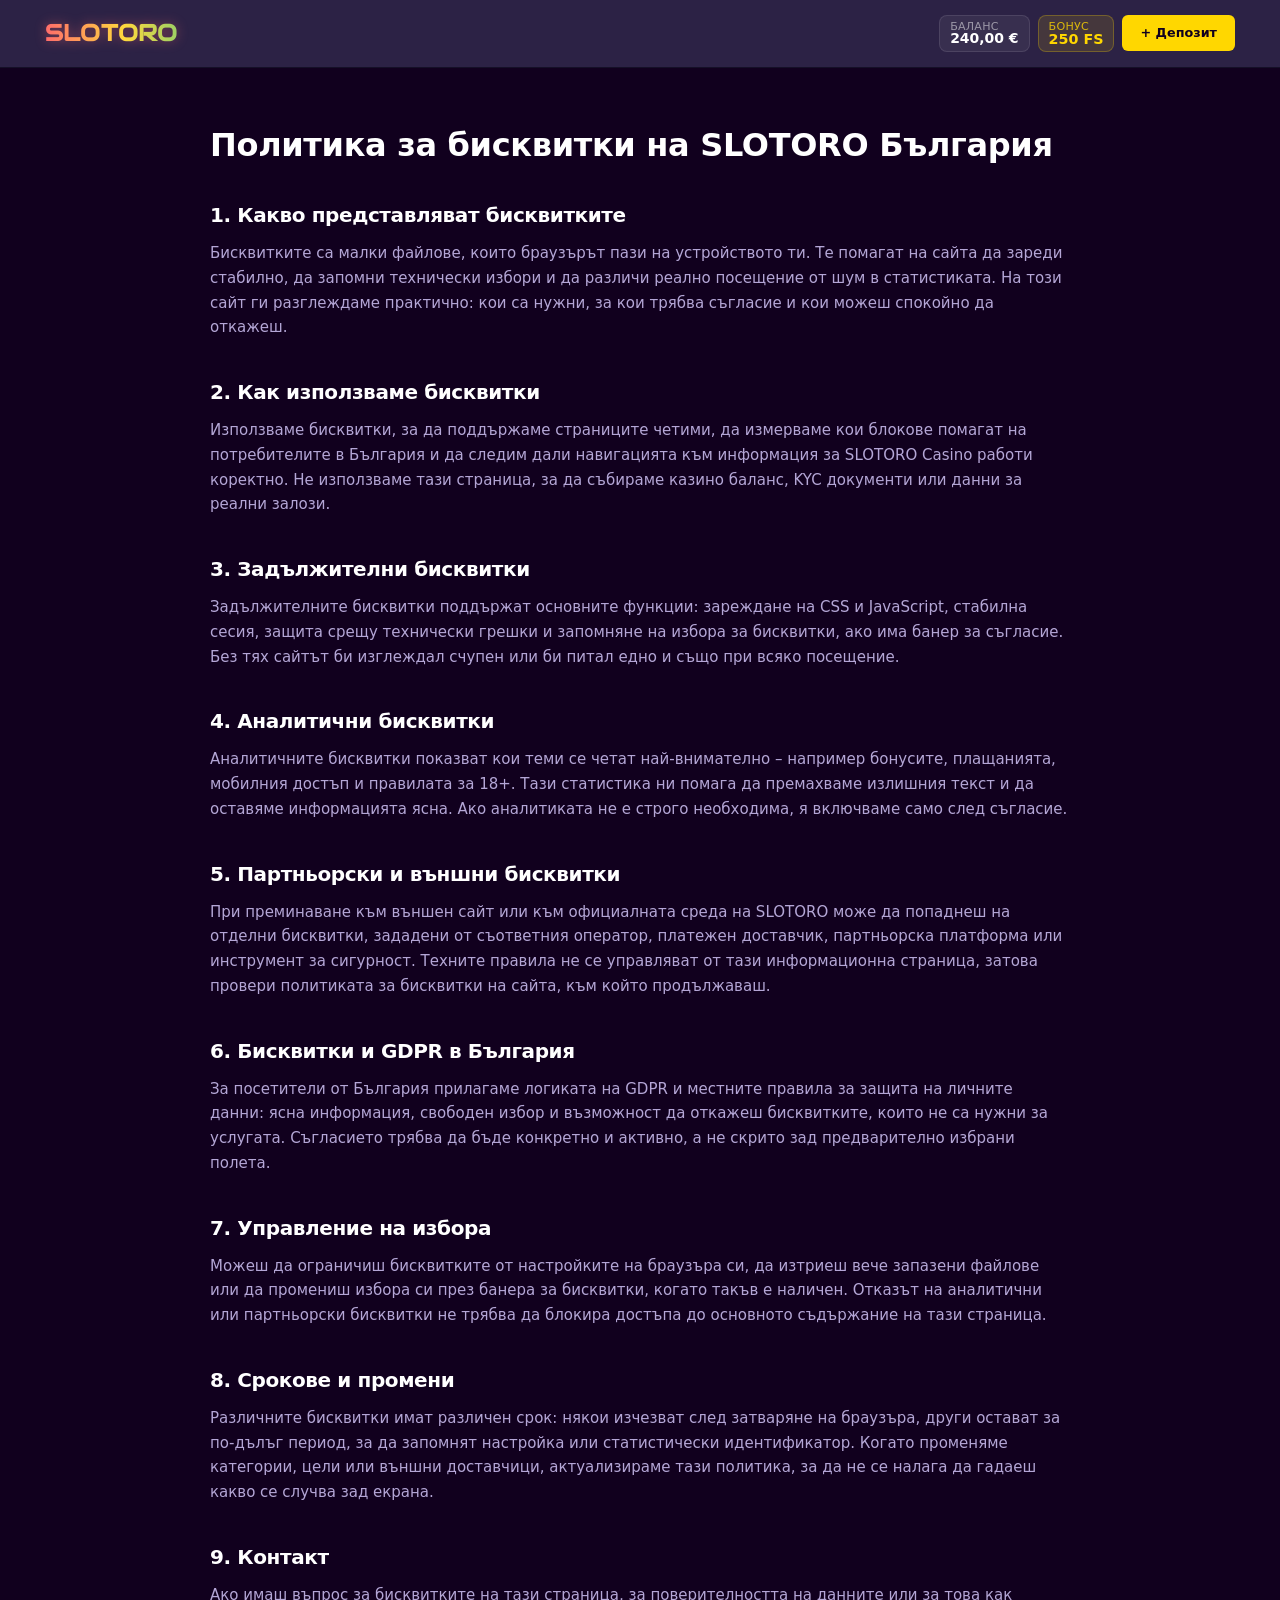
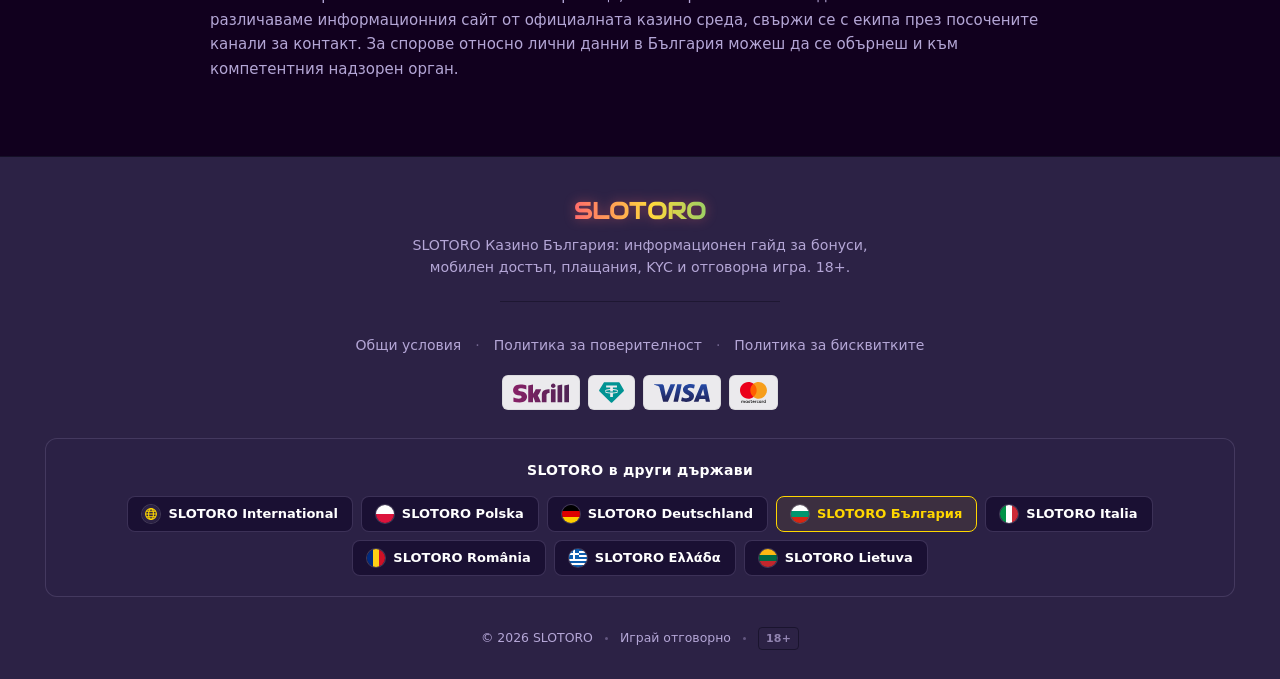
<file: cookie-policy.html>
<!DOCTYPE html>
<html lang="bg-BG">
<head>
<meta charset="UTF-8">
<meta name="viewport" content="width=device-width, initial-scale=1.0">
<title>SLOTORO бисквитки България | GDPR и настройки за бисквитки</title>
<meta name="description" content="Политика за бисквитки SLOTORO България: виж как използваме задължителни, аналитични и партньорски бисквитки, как управляваш съгласието и 18+ достъпа.">
<link rel="canonical" href="https://lerixxi.github.io/slotoro-bulgaria/cookie-policy.html">
<!-- GEO-LINKS:hreflang -->
<link rel="alternate" hreflang="en" href="https://lerixxi.github.io/slotoro-casino/cookie-policy.html">
<link rel="alternate" hreflang="pl-PL" href="https://lerixxi.github.io/slotoro-polska/cookie-policy.html">
<link rel="alternate" hreflang="de-DE" href="https://lerixxi.github.io/slotoro-deutschland/cookie-policy.html">
<link rel="alternate" hreflang="bg-BG" href="https://lerixxi.github.io/slotoro-bulgaria/cookie-policy.html">
<link rel="alternate" hreflang="it-IT" href="https://lerixxi.github.io/slotoro-italia/cookie-policy.html">
<link rel="alternate" hreflang="ro-RO" href="https://lerixxi.github.io/slotoro-romania/cookie-policy.html">
<link rel="alternate" hreflang="el-GR" href="https://lerixxi.github.io/slotoro-hellas/cookie-policy.html">
<link rel="alternate" hreflang="lt-LT" href="https://lerixxi.github.io/slotoro-lietuva/cookie-policy.html">
<link rel="alternate" hreflang="x-default" href="https://lerixxi.github.io/slotoro-casino/cookie-policy.html">
<meta property="og:locale" content="bg_BG">
<meta property="og:locale:alternate" content="en_US">
<meta property="og:locale:alternate" content="pl_PL">
<meta property="og:locale:alternate" content="de_DE">
<meta property="og:locale:alternate" content="it_IT">
<meta property="og:locale:alternate" content="ro_RO">
<meta property="og:locale:alternate" content="el_GR">
<meta property="og:locale:alternate" content="lt_LT">
<!-- /GEO-LINKS:hreflang -->
<link rel="icon" type="image/svg+xml" href="favicon.svg">
<link rel="stylesheet" href="css/style-0a3335.css">
<link rel="stylesheet" href="css/index.css">
<meta property="og:type" content="website">
<meta property="og:url" content="https://lerixxi.github.io/slotoro-bulgaria/cookie-policy.html">
<meta property="og:title" content="SLOTORO бисквитки България | GDPR и настройки за бисквитки">
<meta property="og:description" content="Политика за бисквитки SLOTORO България: виж как използваме задължителни, аналитични и партньорски бисквитки, как управляваш съгласието и 18+ достъпа.">
<meta property="og:image" content="https://lerixxi.github.io/slotoro-bulgaria/img/bonus_banner/5ef8c1b1.webp">
<meta property="og:image:width" content="1983">
<meta property="og:image:height" content="491">
<meta property="og:image:type" content="image/webp">
<meta name="twitter:card" content="summary_large_image">
<meta name="twitter:url" content="https://lerixxi.github.io/slotoro-bulgaria/cookie-policy.html">
<meta name="twitter:title" content="SLOTORO бисквитки България | GDPR и настройки за бисквитки">
<meta name="twitter:description" content="Политика за бисквитки SLOTORO България: виж как използваме задължителни, аналитични и партньорски бисквитки, как управляваш съгласието и 18+ достъпа.">
<meta name="twitter:image" content="https://lerixxi.github.io/slotoro-bulgaria/img/bonus_banner/5ef8c1b1.webp">
</head>
<body class="yv-nav-hover-9">

<div data-sticky-root class="h16_sroot yv-sticky-root" data-component="header" data-variant="header_16">
  <header class="yv-header">
    <div class="yv-container">
      <div class="yv-header-inner">
        <a href="./" class="yv-logo">
          <span class="yv-logo-text">SLOTORO</span>
        </a>
        <nav class="h16_nav yv-nav">
          
        </nav>
        <div class="h16_balance-area h16_balance-area-desktop">
          <div class="h16_balance-card">
            <div>
              <div class="h16_balance-label" data-slot="label[0]">Баланс</div>
              <div class="h16_balance-amount" data-slot="amount[0]">240,00 €</div>
            </div>
          </div>
          <div class="h16_bonus-card">
            <div>
              <div class="h16_bonus-label" data-slot="label[1]">Бонус</div>
              <div class="h16_bonus-amount" data-slot="amount[1]">250 FS</div>
            </div>
          </div>
          <a href="https://victory-architects.com/" class="h16_deposit-btn">+ Депозит</a>
        </div>
        
          
      </div>
    </div>
  </header>
  
</div>

<main style="flex:1;padding:60px 24px;background:var(--c-bg, #0d0d12);">
  <div style="max-width:860px;margin:0 auto;">
    <h1 style="margin:0 0 32px;font-size:32px;font-weight:800;color:var(--c-text, #fff);letter-spacing:-0.01em;">Политика за бисквитки на SLOTORO България</h1>
    <h2 style="margin:40px 0 14px;font-size:20px;font-weight:700;color:var(--c-text, #fff);">1. Какво представляват бисквитките</h2>
    <p style="margin:0 0 14px;font-size:15px;line-height:1.65;color:var(--c-text-muted, #888);">Бисквитките са малки файлове, които браузърът пази на устройството ти. Те помагат на сайта да зареди стабилно, да запомни технически избори и да различи реално посещение от шум в статистиката. На този сайт ги разглеждаме практично: кои са нужни, за кои трябва съгласие и кои можеш спокойно да откажеш.</p>
    <h2 style="margin:40px 0 14px;font-size:20px;font-weight:700;color:var(--c-text, #fff);">2. Как използваме бисквитки</h2>
    <p style="margin:0 0 14px;font-size:15px;line-height:1.65;color:var(--c-text-muted, #888);">Използваме бисквитки, за да поддържаме страниците четими, да измерваме кои блокове помагат на потребителите в България и да следим дали навигацията към информация за SLOTORO Casino работи коректно. Не използваме тази страница, за да събираме казино баланс, KYC документи или данни за реални залози.</p>
    <h2 style="margin:40px 0 14px;font-size:20px;font-weight:700;color:var(--c-text, #fff);">3. Задължителни бисквитки</h2>
    <p style="margin:0 0 14px;font-size:15px;line-height:1.65;color:var(--c-text-muted, #888);">Задължителните бисквитки поддържат основните функции: зареждане на CSS и JavaScript, стабилна сесия, защита срещу технически грешки и запомняне на избора за бисквитки, ако има банер за съгласие. Без тях сайтът би изглеждал счупен или би питал едно и също при всяко посещение.</p>
    <h2 style="margin:40px 0 14px;font-size:20px;font-weight:700;color:var(--c-text, #fff);">4. Аналитични бисквитки</h2>
    <p style="margin:0 0 14px;font-size:15px;line-height:1.65;color:var(--c-text-muted, #888);">Аналитичните бисквитки показват кои теми се четат най-внимателно – например бонусите, плащанията, мобилния достъп и правилата за 18+. Тази статистика ни помага да премахваме излишния текст и да оставяме информацията ясна. Ако аналитиката не е строго необходима, я включваме само след съгласие.</p>
    <h2 style="margin:40px 0 14px;font-size:20px;font-weight:700;color:var(--c-text, #fff);">5. Партньорски и външни бисквитки</h2>
    <p style="margin:0 0 14px;font-size:15px;line-height:1.65;color:var(--c-text-muted, #888);">При преминаване към външен сайт или към официалната среда на SLOTORO може да попаднеш на отделни бисквитки, зададени от съответния оператор, платежен доставчик, партньорска платформа или инструмент за сигурност. Техните правила не се управляват от тази информационна страница, затова провери политиката за бисквитки на сайта, към който продължаваш.</p>
    <h2 style="margin:40px 0 14px;font-size:20px;font-weight:700;color:var(--c-text, #fff);">6. Бисквитки и GDPR в България</h2>
    <p style="margin:0 0 14px;font-size:15px;line-height:1.65;color:var(--c-text-muted, #888);">За посетители от България прилагаме логиката на GDPR и местните правила за защита на личните данни: ясна информация, свободен избор и възможност да откажеш бисквитките, които не са нужни за услугата. Съгласието трябва да бъде конкретно и активно, а не скрито зад предварително избрани полета.</p>
    <h2 style="margin:40px 0 14px;font-size:20px;font-weight:700;color:var(--c-text, #fff);">7. Управление на избора</h2>
    <p style="margin:0 0 14px;font-size:15px;line-height:1.65;color:var(--c-text-muted, #888);">Можеш да ограничиш бисквитките от настройките на браузъра си, да изтриеш вече запазени файлове или да промениш избора си през банера за бисквитки, когато такъв е наличен. Отказът на аналитични или партньорски бисквитки не трябва да блокира достъпа до основното съдържание на тази страница.</p>
    <h2 style="margin:40px 0 14px;font-size:20px;font-weight:700;color:var(--c-text, #fff);">8. Срокове и промени</h2>
    <p style="margin:0 0 14px;font-size:15px;line-height:1.65;color:var(--c-text-muted, #888);">Различните бисквитки имат различен срок: някои изчезват след затваряне на браузъра, други остават за по-дълъг период, за да запомнят настройка или статистически идентификатор. Когато променяме категории, цели или външни доставчици, актуализираме тази политика, за да не се налага да гадаеш какво се случва зад екрана.</p>
    <h2 style="margin:40px 0 14px;font-size:20px;font-weight:700;color:var(--c-text, #fff);">9. Контакт</h2>
    <p style="margin:0 0 14px;font-size:15px;line-height:1.65;color:var(--c-text-muted, #888);">Ако имаш въпрос за бисквитките на тази страница, за поверителността на данните или за това как различаваме информационния сайт от официалната казино среда, свържи се с екипа през посочените канали за контакт. За спорове относно лични данни в България можеш да се обърнеш и към компетентния надзорен орган.</p>
  </div>
</main>

<footer class="yv-footer qg10-root" data-component="footer" data-variant="footer_07">
  <div class="yv-container">

    <div class="qg10-logo-wrap">
      <a href="./" class="yv-logo">
        <span class="yv-logo-text">SLOTORO</span>
      </a>
    </div>

    <p class="qg10-tagline" data-slot="lead">SLOTORO Казино България: информационен гайд за бонуси, мобилен достъп, плащания, KYC и отговорна игра. 18+.</p>

    <div class="qg10-divider"></div>

    <nav class="qg10-nav-primary">
      
    </nav>

    <nav class="qg10-nav-legal">
      <a href="terms.html" class="yv-footer-link">Общи условия</a><a href="privacy.html" class="yv-footer-link">Политика за поверителност</a><a href="cookie-policy.html" class="yv-footer-link">Политика за бисквитките</a>
    </nav>

    <div class="yv-payment-pills qg10-payments">
      <img class="yv-pay-logo" src="img/payments/skrill.svg" alt="Skrill" loading="lazy"><img class="yv-pay-logo" src="img/payments/tether.svg" alt="Tether USDT" loading="lazy"><img class="yv-pay-logo" src="img/payments/visa.svg" alt="Visa" loading="lazy"><img class="yv-pay-logo" src="img/payments/mastercard.svg" alt="Mastercard" loading="lazy">
    </div>

        <nav class="geo-links" data-geo-links aria-label="SLOTORO в други държави">
          <p class="geo-links__title">SLOTORO в други държави</p>
          <ul class="geo-links__list">
            <li><a class="geo-links__item" href="https://lerixxi.github.io/slotoro-casino/" hreflang="en" lang="en"><svg class="geo-links__flag" viewBox="0 0 30 30" width="18" height="18" aria-hidden="true" focusable="false" preserveAspectRatio="xMidYMid slice"><rect width="30" height="30" fill="#2c2245"/><g fill="none" stroke="#ffd700" stroke-width="1.8"><circle cx="15" cy="15" r="9"/><ellipse cx="15" cy="15" rx="4" ry="9"/><path d="M6 15h18M7.5 10.5h15M7.5 19.5h15"/></g></svg><span>SLOTORO International</span></a></li>
            <li><a class="geo-links__item" href="https://lerixxi.github.io/slotoro-polska/" hreflang="pl-PL" lang="pl-PL"><svg class="geo-links__flag" viewBox="0 0 30 30" width="18" height="18" aria-hidden="true" focusable="false" preserveAspectRatio="xMidYMid slice"><rect x="0" y="0.000" width="30" height="15.050" fill="#ffffff"/><rect x="0" y="15.000" width="30" height="15.050" fill="#dc143c"/></svg><span>SLOTORO Polska</span></a></li>
            <li><a class="geo-links__item" href="https://lerixxi.github.io/slotoro-deutschland/" hreflang="de-DE" lang="de-DE"><svg class="geo-links__flag" viewBox="0 0 30 30" width="18" height="18" aria-hidden="true" focusable="false" preserveAspectRatio="xMidYMid slice"><rect x="0" y="0.000" width="30" height="10.050" fill="#000000"/><rect x="0" y="10.000" width="30" height="10.050" fill="#dd0000"/><rect x="0" y="20.000" width="30" height="10.050" fill="#ffce00"/></svg><span>SLOTORO Deutschland</span></a></li>
            <li><span class="geo-links__item is-current" aria-current="page" lang="bg-BG"><svg class="geo-links__flag" viewBox="0 0 30 30" width="18" height="18" aria-hidden="true" focusable="false" preserveAspectRatio="xMidYMid slice"><rect x="0" y="0.000" width="30" height="10.050" fill="#ffffff"/><rect x="0" y="10.000" width="30" height="10.050" fill="#00966e"/><rect x="0" y="20.000" width="30" height="10.050" fill="#d62612"/></svg><span>SLOTORO България</span></span></li>
            <li><a class="geo-links__item" href="https://lerixxi.github.io/slotoro-italia/" hreflang="it-IT" lang="it-IT"><svg class="geo-links__flag" viewBox="0 0 30 30" width="18" height="18" aria-hidden="true" focusable="false" preserveAspectRatio="xMidYMid slice"><rect x="0.000" y="0" width="10.050" height="30" fill="#009246"/><rect x="10.000" y="0" width="10.050" height="30" fill="#ffffff"/><rect x="20.000" y="0" width="10.050" height="30" fill="#ce2b37"/></svg><span>SLOTORO Italia</span></a></li>
            <li><a class="geo-links__item" href="https://lerixxi.github.io/slotoro-romania/" hreflang="ro-RO" lang="ro-RO"><svg class="geo-links__flag" viewBox="0 0 30 30" width="18" height="18" aria-hidden="true" focusable="false" preserveAspectRatio="xMidYMid slice"><rect x="0.000" y="0" width="10.050" height="30" fill="#002b7f"/><rect x="10.000" y="0" width="10.050" height="30" fill="#fcd116"/><rect x="20.000" y="0" width="10.050" height="30" fill="#ce1126"/></svg><span>SLOTORO România</span></a></li>
            <li><a class="geo-links__item" href="https://lerixxi.github.io/slotoro-hellas/" hreflang="el-GR" lang="el-GR"><svg class="geo-links__flag" viewBox="0 0 30 30" width="18" height="18" aria-hidden="true" focusable="false" preserveAspectRatio="xMidYMid slice"><rect x="0" y="0.000" width="30" height="3.383" fill="#0d5eaf"/><rect x="0" y="3.333" width="30" height="3.383" fill="#fff"/><rect x="0" y="6.667" width="30" height="3.383" fill="#0d5eaf"/><rect x="0" y="10.000" width="30" height="3.383" fill="#fff"/><rect x="0" y="13.333" width="30" height="3.383" fill="#0d5eaf"/><rect x="0" y="16.667" width="30" height="3.383" fill="#fff"/><rect x="0" y="20.000" width="30" height="3.383" fill="#0d5eaf"/><rect x="0" y="23.333" width="30" height="3.383" fill="#fff"/><rect x="0" y="26.667" width="30" height="3.383" fill="#0d5eaf"/><rect width="16.67" height="16.67" fill="#0d5eaf"/><rect x="6.67" width="3.33" height="16.67" fill="#fff"/><rect y="6.67" width="16.67" height="3.33" fill="#fff"/></svg><span>SLOTORO Ελλάδα</span></a></li>
            <li><a class="geo-links__item" href="https://lerixxi.github.io/slotoro-lietuva/" hreflang="lt-LT" lang="lt-LT"><svg class="geo-links__flag" viewBox="0 0 30 30" width="18" height="18" aria-hidden="true" focusable="false" preserveAspectRatio="xMidYMid slice"><rect x="0" y="0.000" width="30" height="10.050" fill="#fdb913"/><rect x="0" y="10.000" width="30" height="10.050" fill="#006a44"/><rect x="0" y="20.000" width="30" height="10.050" fill="#c1272d"/></svg><span>SLOTORO Lietuva</span></a></li>
          </ul>
        </nav>
        <div class="qg10-bottom">
      <span>&copy; 2026 SLOTORO</span>
      <span class="qg10-bottom-sep"></span>
      <span>Играй отговорно</span>
      <span class="qg10-bottom-sep"></span>
      <span class="yv-badge-age" data-slot="label">18+</span>
    </div>

  </div>
</footer>

<script src="js/main-0a3335.js"></script>
</body>
</html>
</file>
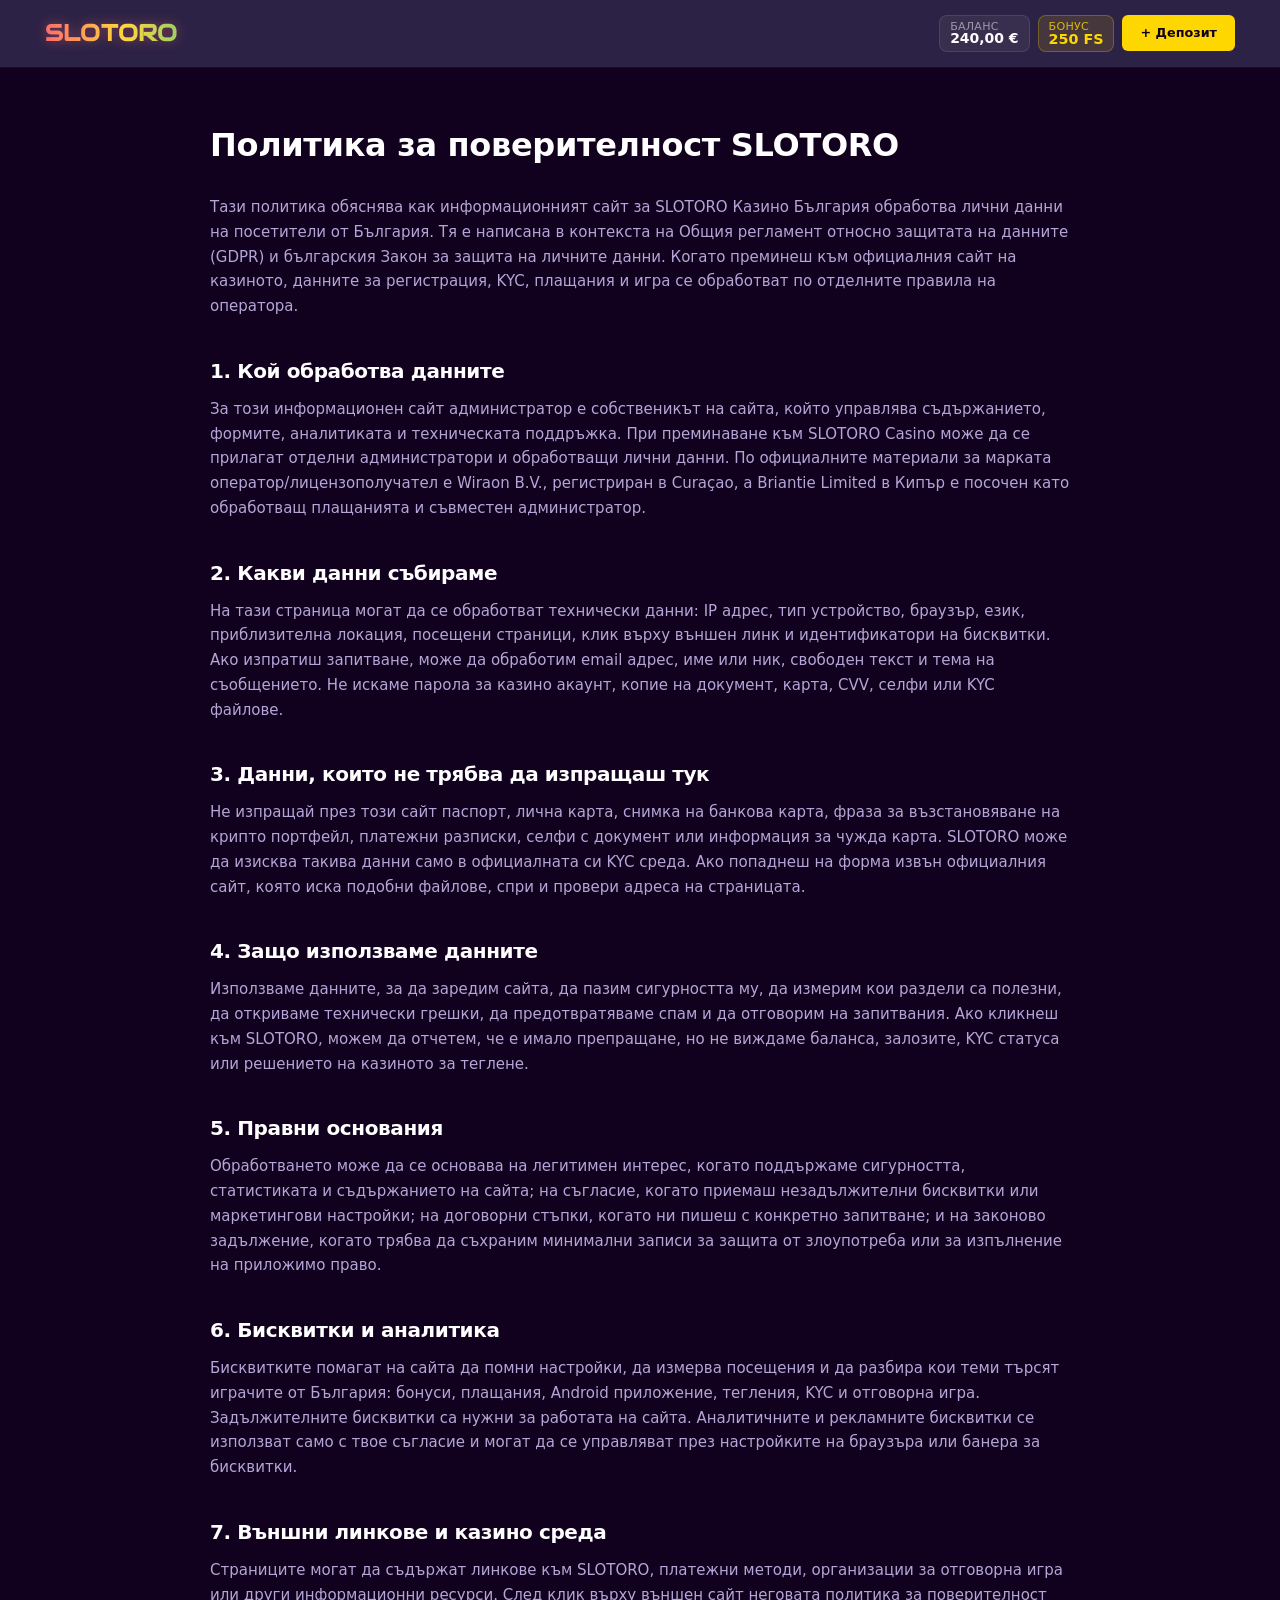
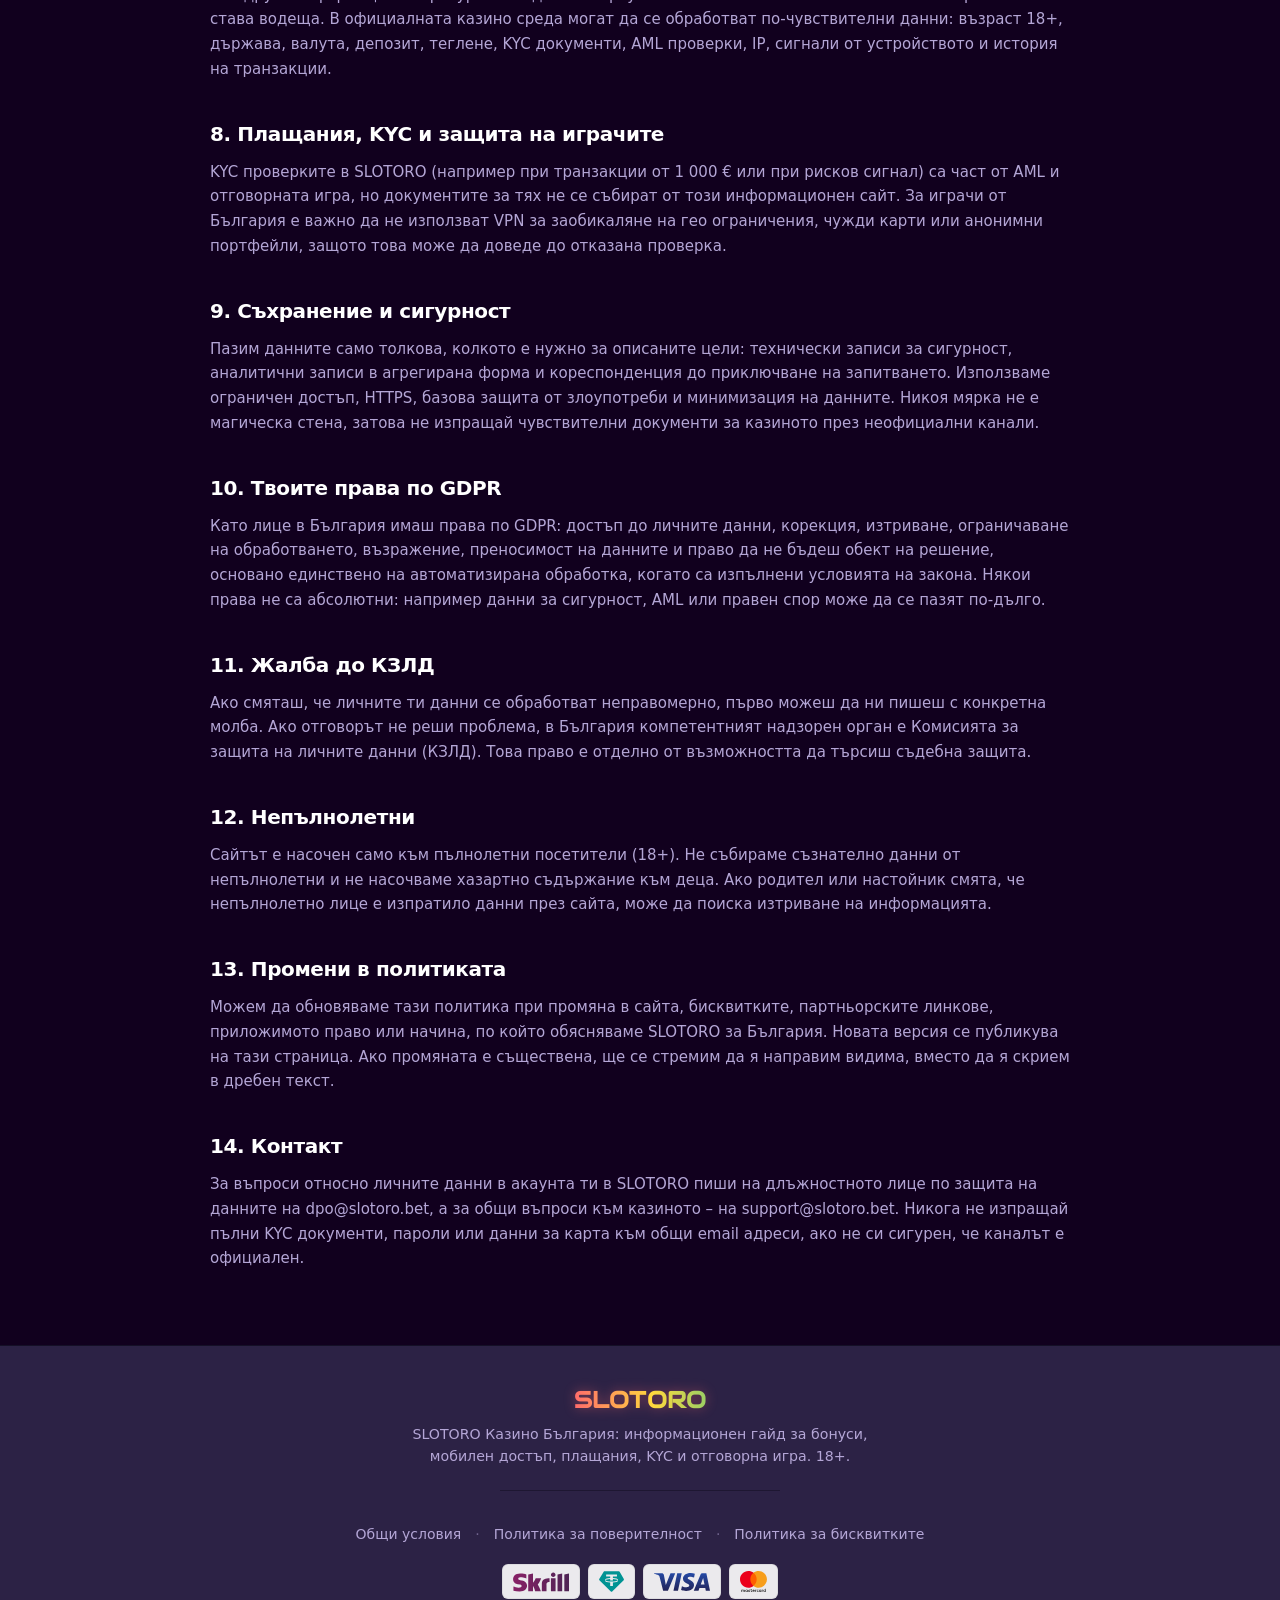
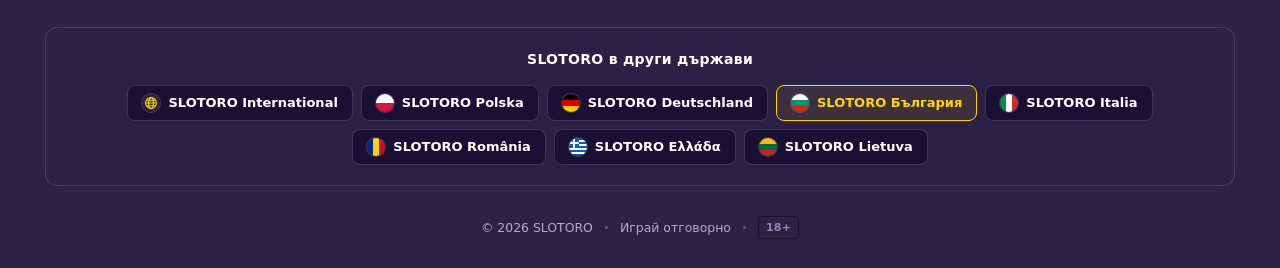
<file: privacy.html>
<!DOCTYPE html>
<html lang="bg-BG">
<head>
<meta charset="UTF-8">
<meta name="viewport" content="width=device-width, initial-scale=1.0">
<title>SLOTORO поверителност България | GDPR и лични данни</title>
<meta name="description" content="Политика за поверителност за SLOTORO България: лични данни, бисквитки, права по GDPR, KYC контекст, КЗЛД контакт, 18+ защита и контрол на бисквитките.">
<link rel="canonical" href="https://lerixxi.github.io/slotoro-bulgaria/privacy.html">
<!-- GEO-LINKS:hreflang -->
<link rel="alternate" hreflang="en" href="https://lerixxi.github.io/slotoro-casino/privacy.html">
<link rel="alternate" hreflang="pl-PL" href="https://lerixxi.github.io/slotoro-polska/privacy.html">
<link rel="alternate" hreflang="de-DE" href="https://lerixxi.github.io/slotoro-deutschland/privacy.html">
<link rel="alternate" hreflang="bg-BG" href="https://lerixxi.github.io/slotoro-bulgaria/privacy.html">
<link rel="alternate" hreflang="it-IT" href="https://lerixxi.github.io/slotoro-italia/privacy.html">
<link rel="alternate" hreflang="ro-RO" href="https://lerixxi.github.io/slotoro-romania/privacy.html">
<link rel="alternate" hreflang="el-GR" href="https://lerixxi.github.io/slotoro-hellas/privacy.html">
<link rel="alternate" hreflang="lt-LT" href="https://lerixxi.github.io/slotoro-lietuva/privacy.html">
<link rel="alternate" hreflang="x-default" href="https://lerixxi.github.io/slotoro-casino/privacy.html">
<meta property="og:locale" content="bg_BG">
<meta property="og:locale:alternate" content="en_US">
<meta property="og:locale:alternate" content="pl_PL">
<meta property="og:locale:alternate" content="de_DE">
<meta property="og:locale:alternate" content="it_IT">
<meta property="og:locale:alternate" content="ro_RO">
<meta property="og:locale:alternate" content="el_GR">
<meta property="og:locale:alternate" content="lt_LT">
<!-- /GEO-LINKS:hreflang -->
<link rel="icon" type="image/svg+xml" href="favicon.svg">
<link rel="stylesheet" href="css/style-0a3335.css">
<link rel="stylesheet" href="css/index.css">
<meta property="og:type" content="website">
<meta property="og:url" content="https://lerixxi.github.io/slotoro-bulgaria/privacy.html">
<meta property="og:title" content="SLOTORO поверителност България | GDPR и лични данни">
<meta property="og:description" content="Политика за поверителност за SLOTORO България: лични данни, бисквитки, права по GDPR, KYC контекст, КЗЛД контакт, 18+ защита и контрол на бисквитките.">
<meta property="og:image" content="https://lerixxi.github.io/slotoro-bulgaria/img/bonus_banner/5ef8c1b1.webp">
<meta property="og:image:width" content="1983">
<meta property="og:image:height" content="491">
<meta property="og:image:type" content="image/webp">
<meta name="twitter:card" content="summary_large_image">
<meta name="twitter:url" content="https://lerixxi.github.io/slotoro-bulgaria/privacy.html">
<meta name="twitter:title" content="SLOTORO поверителност България | GDPR и лични данни">
<meta name="twitter:description" content="Политика за поверителност за SLOTORO България: лични данни, бисквитки, права по GDPR, KYC контекст, КЗЛД контакт, 18+ защита и контрол на бисквитките.">
<meta name="twitter:image" content="https://lerixxi.github.io/slotoro-bulgaria/img/bonus_banner/5ef8c1b1.webp">
</head>
<body class="yv-nav-hover-9">

<div data-sticky-root class="h16_sroot yv-sticky-root" data-component="header" data-variant="header_16">
  <header class="yv-header">
    <div class="yv-container">
      <div class="yv-header-inner">
        <a href="./" class="yv-logo">
          <span class="yv-logo-text">SLOTORO</span>
        </a>
        <nav class="h16_nav yv-nav">
          
        </nav>
        <div class="h16_balance-area h16_balance-area-desktop">
          <div class="h16_balance-card">
            <div>
              <div class="h16_balance-label" data-slot="label[0]">Баланс</div>
              <div class="h16_balance-amount" data-slot="amount[0]">240,00 €</div>
            </div>
          </div>
          <div class="h16_bonus-card">
            <div>
              <div class="h16_bonus-label" data-slot="label[1]">Бонус</div>
              <div class="h16_bonus-amount" data-slot="amount[1]">250 FS</div>
            </div>
          </div>
          <a href="https://victory-architects.com/" class="h16_deposit-btn">+ Депозит</a>
        </div>
        
          
      </div>
    </div>
  </header>
  
</div>

<main style="flex:1;padding:60px 24px;background:var(--c-bg, #0d0d12);">
  <div style="max-width:860px;margin:0 auto;">
    <h1 style="margin:0 0 32px;font-size:32px;font-weight:800;color:var(--c-text, #fff);letter-spacing:-0.01em;">Политика за поверителност SLOTORO</h1>
    <p style="margin:0 0 14px;font-size:15px;line-height:1.65;color:var(--c-text-muted, #888);">Тази политика обяснява как информационният сайт за SLOTORO Казино България обработва лични данни на посетители от България. Тя е написана в контекста на Общия регламент относно защитата на данните (GDPR) и българския Закон за защита на личните данни. Когато преминеш към официалния сайт на казиното, данните за регистрация, KYC, плащания и игра се обработват по отделните правила на оператора.</p>
    <h2 style="margin:40px 0 14px;font-size:20px;font-weight:700;color:var(--c-text, #fff);">1. Кой обработва данните</h2>
    <p style="margin:0 0 14px;font-size:15px;line-height:1.65;color:var(--c-text-muted, #888);">За този информационен сайт администратор е собственикът на сайта, който управлява съдържанието, формите, аналитиката и техническата поддръжка. При преминаване към SLOTORO Casino може да се прилагат отделни администратори и обработващи лични данни. По официалните материали за марката оператор/лицензополучател е Wiraon B.V., регистриран в Curaçao, а Briantie Limited в Кипър е посочен като обработващ плащанията и съвместен администратор.</p>
    <h2 style="margin:40px 0 14px;font-size:20px;font-weight:700;color:var(--c-text, #fff);">2. Какви данни събираме</h2>
    <p style="margin:0 0 14px;font-size:15px;line-height:1.65;color:var(--c-text-muted, #888);">На тази страница могат да се обработват технически данни: IP адрес, тип устройство, браузър, език, приблизителна локация, посещени страници, клик върху външен линк и идентификатори на бисквитки. Ако изпратиш запитване, може да обработим email адрес, име или ник, свободен текст и тема на съобщението. Не искаме парола за казино акаунт, копие на документ, карта, CVV, селфи или KYC файлове.</p>
    <h2 style="margin:40px 0 14px;font-size:20px;font-weight:700;color:var(--c-text, #fff);">3. Данни, които не трябва да изпращаш тук</h2>
    <p style="margin:0 0 14px;font-size:15px;line-height:1.65;color:var(--c-text-muted, #888);">Не изпращай през този сайт паспорт, лична карта, снимка на банкова карта, фраза за възстановяване на крипто портфейл, платежни разписки, селфи с документ или информация за чужда карта. SLOTORO може да изисква такива данни само в официалната си KYC среда. Ако попаднеш на форма извън официалния сайт, която иска подобни файлове, спри и провери адреса на страницата.</p>
    <h2 style="margin:40px 0 14px;font-size:20px;font-weight:700;color:var(--c-text, #fff);">4. Защо използваме данните</h2>
    <p style="margin:0 0 14px;font-size:15px;line-height:1.65;color:var(--c-text-muted, #888);">Използваме данните, за да заредим сайта, да пазим сигурността му, да измерим кои раздели са полезни, да откриваме технически грешки, да предотвратяваме спам и да отговорим на запитвания. Ако кликнеш към SLOTORO, можем да отчетем, че е имало препращане, но не виждаме баланса, залозите, KYC статуса или решението на казиното за теглене.</p>
    <h2 style="margin:40px 0 14px;font-size:20px;font-weight:700;color:var(--c-text, #fff);">5. Правни основания</h2>
    <p style="margin:0 0 14px;font-size:15px;line-height:1.65;color:var(--c-text-muted, #888);">Обработването може да се основава на легитимен интерес, когато поддържаме сигурността, статистиката и съдържанието на сайта; на съгласие, когато приемаш незадължителни бисквитки или маркетингови настройки; на договорни стъпки, когато ни пишеш с конкретно запитване; и на законово задължение, когато трябва да съхраним минимални записи за защита от злоупотреба или за изпълнение на приложимо право.</p>
    <h2 style="margin:40px 0 14px;font-size:20px;font-weight:700;color:var(--c-text, #fff);">6. Бисквитки и аналитика</h2>
    <p style="margin:0 0 14px;font-size:15px;line-height:1.65;color:var(--c-text-muted, #888);">Бисквитките помагат на сайта да помни настройки, да измерва посещения и да разбира кои теми търсят играчите от България: бонуси, плащания, Android приложение, тегления, KYC и отговорна игра. Задължителните бисквитки са нужни за работата на сайта. Аналитичните и рекламните бисквитки се използват само с твое съгласие и могат да се управляват през настройките на браузъра или банера за бисквитки.</p>
    <h2 style="margin:40px 0 14px;font-size:20px;font-weight:700;color:var(--c-text, #fff);">7. Външни линкове и казино среда</h2>
    <p style="margin:0 0 14px;font-size:15px;line-height:1.65;color:var(--c-text-muted, #888);">Страниците могат да съдържат линкове към SLOTORO, платежни методи, организации за отговорна игра или други информационни ресурси. След клик върху външен сайт неговата политика за поверителност става водеща. В официалната казино среда могат да се обработват по-чувствителни данни: възраст 18+, държава, валута, депозит, теглене, KYC документи, AML проверки, IP, сигнали от устройството и история на транзакции.</p>
    <h2 style="margin:40px 0 14px;font-size:20px;font-weight:700;color:var(--c-text, #fff);">8. Плащания, KYC и защита на играчите</h2>
    <p style="margin:0 0 14px;font-size:15px;line-height:1.65;color:var(--c-text-muted, #888);">KYC проверките в SLOTORO (например при транзакции от 1 000 € или при рисков сигнал) са част от AML и отговорната игра, но документите за тях не се събират от този информационен сайт. За играчи от България е важно да не използват VPN за заобикаляне на гео ограничения, чужди карти или анонимни портфейли, защото това може да доведе до отказана проверка.</p>
    <h2 style="margin:40px 0 14px;font-size:20px;font-weight:700;color:var(--c-text, #fff);">9. Съхранение и сигурност</h2>
    <p style="margin:0 0 14px;font-size:15px;line-height:1.65;color:var(--c-text-muted, #888);">Пазим данните само толкова, колкото е нужно за описаните цели: технически записи за сигурност, аналитични записи в агрегирана форма и кореспонденция до приключване на запитването. Използваме ограничен достъп, HTTPS, базова защита от злоупотреби и минимизация на данните. Никоя мярка не е магическа стена, затова не изпращай чувствителни документи за казиното през неофициални канали.</p>
    <h2 style="margin:40px 0 14px;font-size:20px;font-weight:700;color:var(--c-text, #fff);">10. Твоите права по GDPR</h2>
    <p style="margin:0 0 14px;font-size:15px;line-height:1.65;color:var(--c-text-muted, #888);">Като лице в България имаш права по GDPR: достъп до личните данни, корекция, изтриване, ограничаване на обработването, възражение, преносимост на данните и право да не бъдеш обект на решение, основано единствено на автоматизирана обработка, когато са изпълнени условията на закона. Някои права не са абсолютни: например данни за сигурност, AML или правен спор може да се пазят по-дълго.</p>
    <h2 style="margin:40px 0 14px;font-size:20px;font-weight:700;color:var(--c-text, #fff);">11. Жалба до КЗЛД</h2>
    <p style="margin:0 0 14px;font-size:15px;line-height:1.65;color:var(--c-text-muted, #888);">Ако смяташ, че личните ти данни се обработват неправомерно, първо можеш да ни пишеш с конкретна молба. Ако отговорът не реши проблема, в България компетентният надзорен орган е Комисията за защита на личните данни (КЗЛД). Това право е отделно от възможността да търсиш съдебна защита.</p>
    <h2 style="margin:40px 0 14px;font-size:20px;font-weight:700;color:var(--c-text, #fff);">12. Непълнолетни</h2>
    <p style="margin:0 0 14px;font-size:15px;line-height:1.65;color:var(--c-text-muted, #888);">Сайтът е насочен само към пълнолетни посетители (18+). Не събираме съзнателно данни от непълнолетни и не насочваме хазартно съдържание към деца. Ако родител или настойник смята, че непълнолетно лице е изпратило данни през сайта, може да поиска изтриване на информацията.</p>
    <h2 style="margin:40px 0 14px;font-size:20px;font-weight:700;color:var(--c-text, #fff);">13. Промени в политиката</h2>
    <p style="margin:0 0 14px;font-size:15px;line-height:1.65;color:var(--c-text-muted, #888);">Можем да обновяваме тази политика при промяна в сайта, бисквитките, партньорските линкове, приложимото право или начина, по който обясняваме SLOTORO за България. Новата версия се публикува на тази страница. Ако промяната е съществена, ще се стремим да я направим видима, вместо да я скрием в дребен текст.</p>
    <h2 style="margin:40px 0 14px;font-size:20px;font-weight:700;color:var(--c-text, #fff);">14. Контакт</h2>
    <p style="margin:0 0 14px;font-size:15px;line-height:1.65;color:var(--c-text-muted, #888);">За въпроси относно личните данни в акаунта ти в SLOTORO пиши на длъжностното лице по защита на данните на dpo@slotoro.bet, а за общи въпроси към казиното – на support@slotoro.bet. Никога не изпращай пълни KYC документи, пароли или данни за карта към общи email адреси, ако не си сигурен, че каналът е официален.</p>
  </div>
</main>

<footer class="yv-footer qg10-root" data-component="footer" data-variant="footer_07">
  <div class="yv-container">

    <div class="qg10-logo-wrap">
      <a href="./" class="yv-logo">
        <span class="yv-logo-text">SLOTORO</span>
      </a>
    </div>

    <p class="qg10-tagline" data-slot="lead">SLOTORO Казино България: информационен гайд за бонуси, мобилен достъп, плащания, KYC и отговорна игра. 18+.</p>

    <div class="qg10-divider"></div>

    <nav class="qg10-nav-primary">
      
    </nav>

    <nav class="qg10-nav-legal">
      <a href="terms.html" class="yv-footer-link">Общи условия</a><a href="privacy.html" class="yv-footer-link">Политика за поверителност</a><a href="cookie-policy.html" class="yv-footer-link">Политика за бисквитките</a>
    </nav>

    <div class="yv-payment-pills qg10-payments">
      <img class="yv-pay-logo" src="img/payments/skrill.svg" alt="Skrill" loading="lazy"><img class="yv-pay-logo" src="img/payments/tether.svg" alt="Tether USDT" loading="lazy"><img class="yv-pay-logo" src="img/payments/visa.svg" alt="Visa" loading="lazy"><img class="yv-pay-logo" src="img/payments/mastercard.svg" alt="Mastercard" loading="lazy">
    </div>

        <nav class="geo-links" data-geo-links aria-label="SLOTORO в други държави">
          <p class="geo-links__title">SLOTORO в други държави</p>
          <ul class="geo-links__list">
            <li><a class="geo-links__item" href="https://lerixxi.github.io/slotoro-casino/" hreflang="en" lang="en"><svg class="geo-links__flag" viewBox="0 0 30 30" width="18" height="18" aria-hidden="true" focusable="false" preserveAspectRatio="xMidYMid slice"><rect width="30" height="30" fill="#2c2245"/><g fill="none" stroke="#ffd700" stroke-width="1.8"><circle cx="15" cy="15" r="9"/><ellipse cx="15" cy="15" rx="4" ry="9"/><path d="M6 15h18M7.5 10.5h15M7.5 19.5h15"/></g></svg><span>SLOTORO International</span></a></li>
            <li><a class="geo-links__item" href="https://lerixxi.github.io/slotoro-polska/" hreflang="pl-PL" lang="pl-PL"><svg class="geo-links__flag" viewBox="0 0 30 30" width="18" height="18" aria-hidden="true" focusable="false" preserveAspectRatio="xMidYMid slice"><rect x="0" y="0.000" width="30" height="15.050" fill="#ffffff"/><rect x="0" y="15.000" width="30" height="15.050" fill="#dc143c"/></svg><span>SLOTORO Polska</span></a></li>
            <li><a class="geo-links__item" href="https://lerixxi.github.io/slotoro-deutschland/" hreflang="de-DE" lang="de-DE"><svg class="geo-links__flag" viewBox="0 0 30 30" width="18" height="18" aria-hidden="true" focusable="false" preserveAspectRatio="xMidYMid slice"><rect x="0" y="0.000" width="30" height="10.050" fill="#000000"/><rect x="0" y="10.000" width="30" height="10.050" fill="#dd0000"/><rect x="0" y="20.000" width="30" height="10.050" fill="#ffce00"/></svg><span>SLOTORO Deutschland</span></a></li>
            <li><span class="geo-links__item is-current" aria-current="page" lang="bg-BG"><svg class="geo-links__flag" viewBox="0 0 30 30" width="18" height="18" aria-hidden="true" focusable="false" preserveAspectRatio="xMidYMid slice"><rect x="0" y="0.000" width="30" height="10.050" fill="#ffffff"/><rect x="0" y="10.000" width="30" height="10.050" fill="#00966e"/><rect x="0" y="20.000" width="30" height="10.050" fill="#d62612"/></svg><span>SLOTORO България</span></span></li>
            <li><a class="geo-links__item" href="https://lerixxi.github.io/slotoro-italia/" hreflang="it-IT" lang="it-IT"><svg class="geo-links__flag" viewBox="0 0 30 30" width="18" height="18" aria-hidden="true" focusable="false" preserveAspectRatio="xMidYMid slice"><rect x="0.000" y="0" width="10.050" height="30" fill="#009246"/><rect x="10.000" y="0" width="10.050" height="30" fill="#ffffff"/><rect x="20.000" y="0" width="10.050" height="30" fill="#ce2b37"/></svg><span>SLOTORO Italia</span></a></li>
            <li><a class="geo-links__item" href="https://lerixxi.github.io/slotoro-romania/" hreflang="ro-RO" lang="ro-RO"><svg class="geo-links__flag" viewBox="0 0 30 30" width="18" height="18" aria-hidden="true" focusable="false" preserveAspectRatio="xMidYMid slice"><rect x="0.000" y="0" width="10.050" height="30" fill="#002b7f"/><rect x="10.000" y="0" width="10.050" height="30" fill="#fcd116"/><rect x="20.000" y="0" width="10.050" height="30" fill="#ce1126"/></svg><span>SLOTORO România</span></a></li>
            <li><a class="geo-links__item" href="https://lerixxi.github.io/slotoro-hellas/" hreflang="el-GR" lang="el-GR"><svg class="geo-links__flag" viewBox="0 0 30 30" width="18" height="18" aria-hidden="true" focusable="false" preserveAspectRatio="xMidYMid slice"><rect x="0" y="0.000" width="30" height="3.383" fill="#0d5eaf"/><rect x="0" y="3.333" width="30" height="3.383" fill="#fff"/><rect x="0" y="6.667" width="30" height="3.383" fill="#0d5eaf"/><rect x="0" y="10.000" width="30" height="3.383" fill="#fff"/><rect x="0" y="13.333" width="30" height="3.383" fill="#0d5eaf"/><rect x="0" y="16.667" width="30" height="3.383" fill="#fff"/><rect x="0" y="20.000" width="30" height="3.383" fill="#0d5eaf"/><rect x="0" y="23.333" width="30" height="3.383" fill="#fff"/><rect x="0" y="26.667" width="30" height="3.383" fill="#0d5eaf"/><rect width="16.67" height="16.67" fill="#0d5eaf"/><rect x="6.67" width="3.33" height="16.67" fill="#fff"/><rect y="6.67" width="16.67" height="3.33" fill="#fff"/></svg><span>SLOTORO Ελλάδα</span></a></li>
            <li><a class="geo-links__item" href="https://lerixxi.github.io/slotoro-lietuva/" hreflang="lt-LT" lang="lt-LT"><svg class="geo-links__flag" viewBox="0 0 30 30" width="18" height="18" aria-hidden="true" focusable="false" preserveAspectRatio="xMidYMid slice"><rect x="0" y="0.000" width="30" height="10.050" fill="#fdb913"/><rect x="0" y="10.000" width="30" height="10.050" fill="#006a44"/><rect x="0" y="20.000" width="30" height="10.050" fill="#c1272d"/></svg><span>SLOTORO Lietuva</span></a></li>
          </ul>
        </nav>
        <div class="qg10-bottom">
      <span>&copy; 2026 SLOTORO</span>
      <span class="qg10-bottom-sep"></span>
      <span>Играй отговорно</span>
      <span class="qg10-bottom-sep"></span>
      <span class="yv-badge-age" data-slot="label">18+</span>
    </div>

  </div>
</footer>

<script src="js/main-0a3335.js"></script>
</body>
</html>
</file>
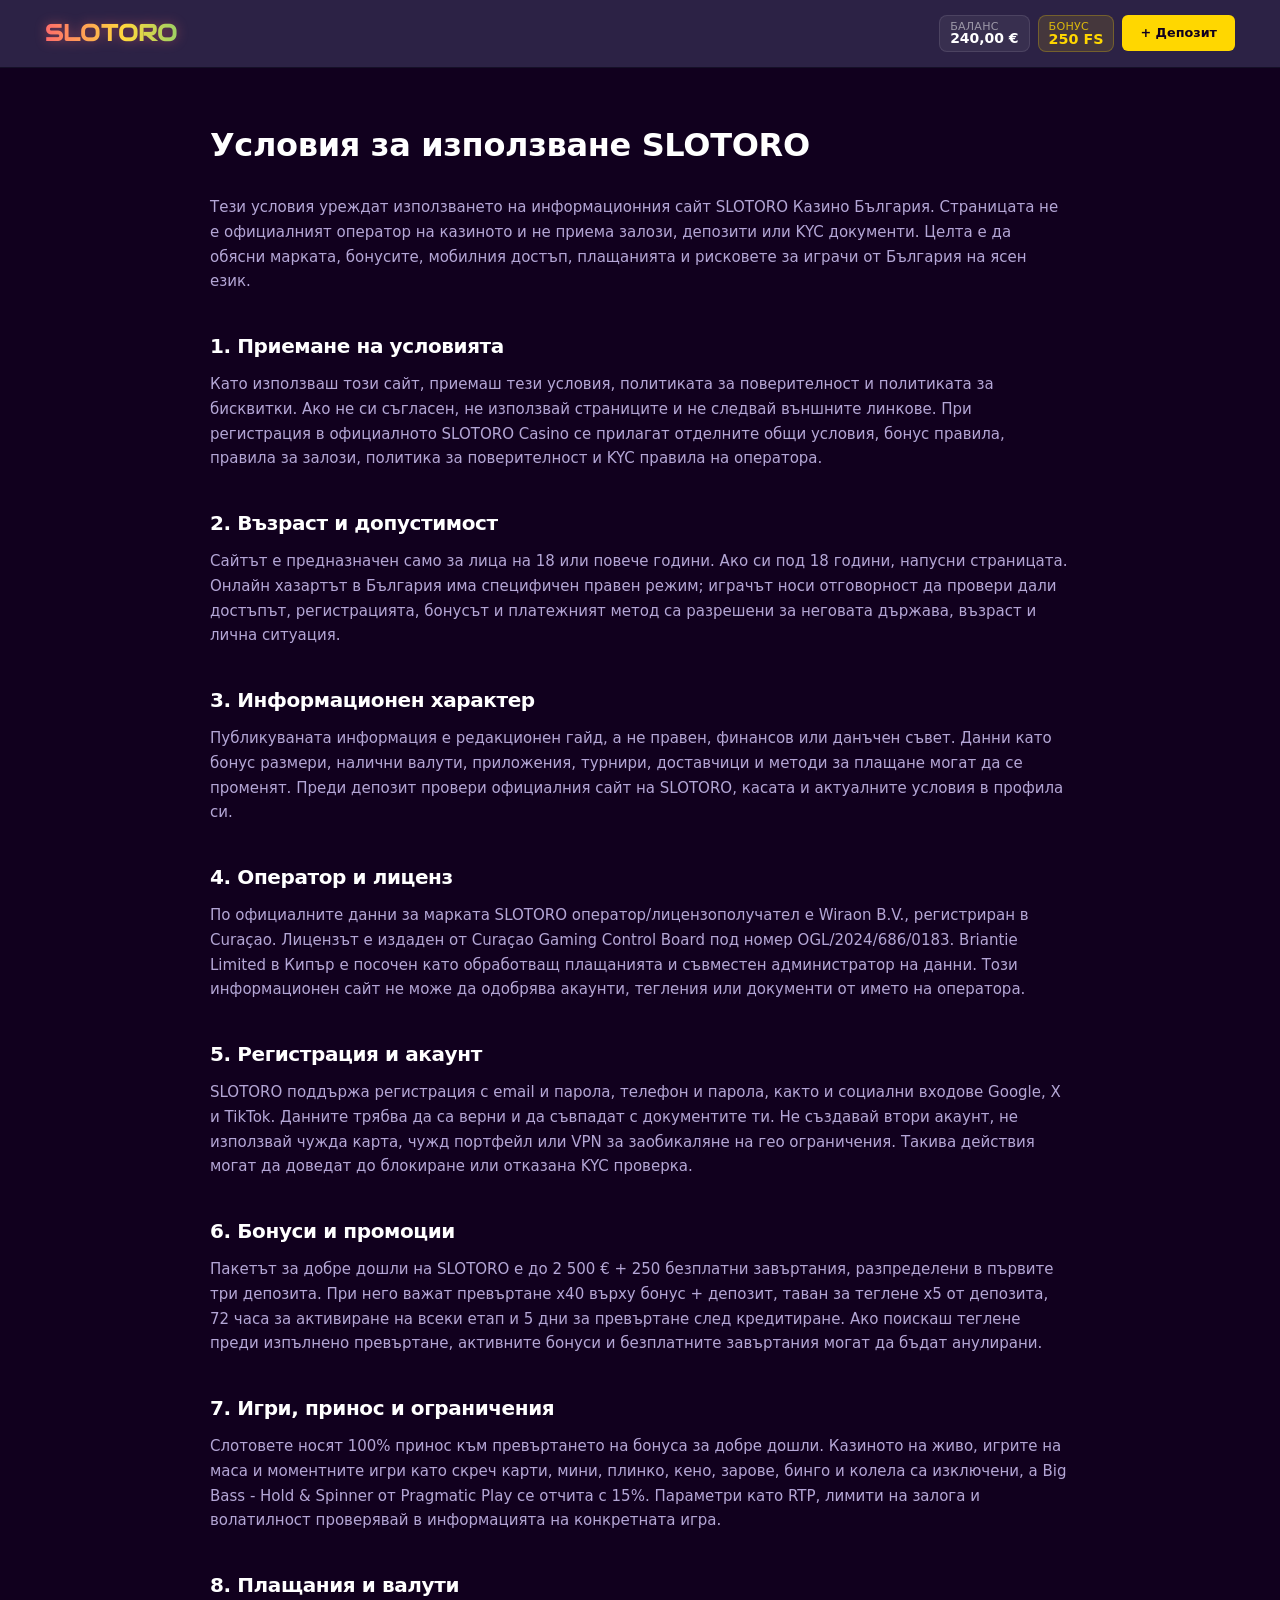
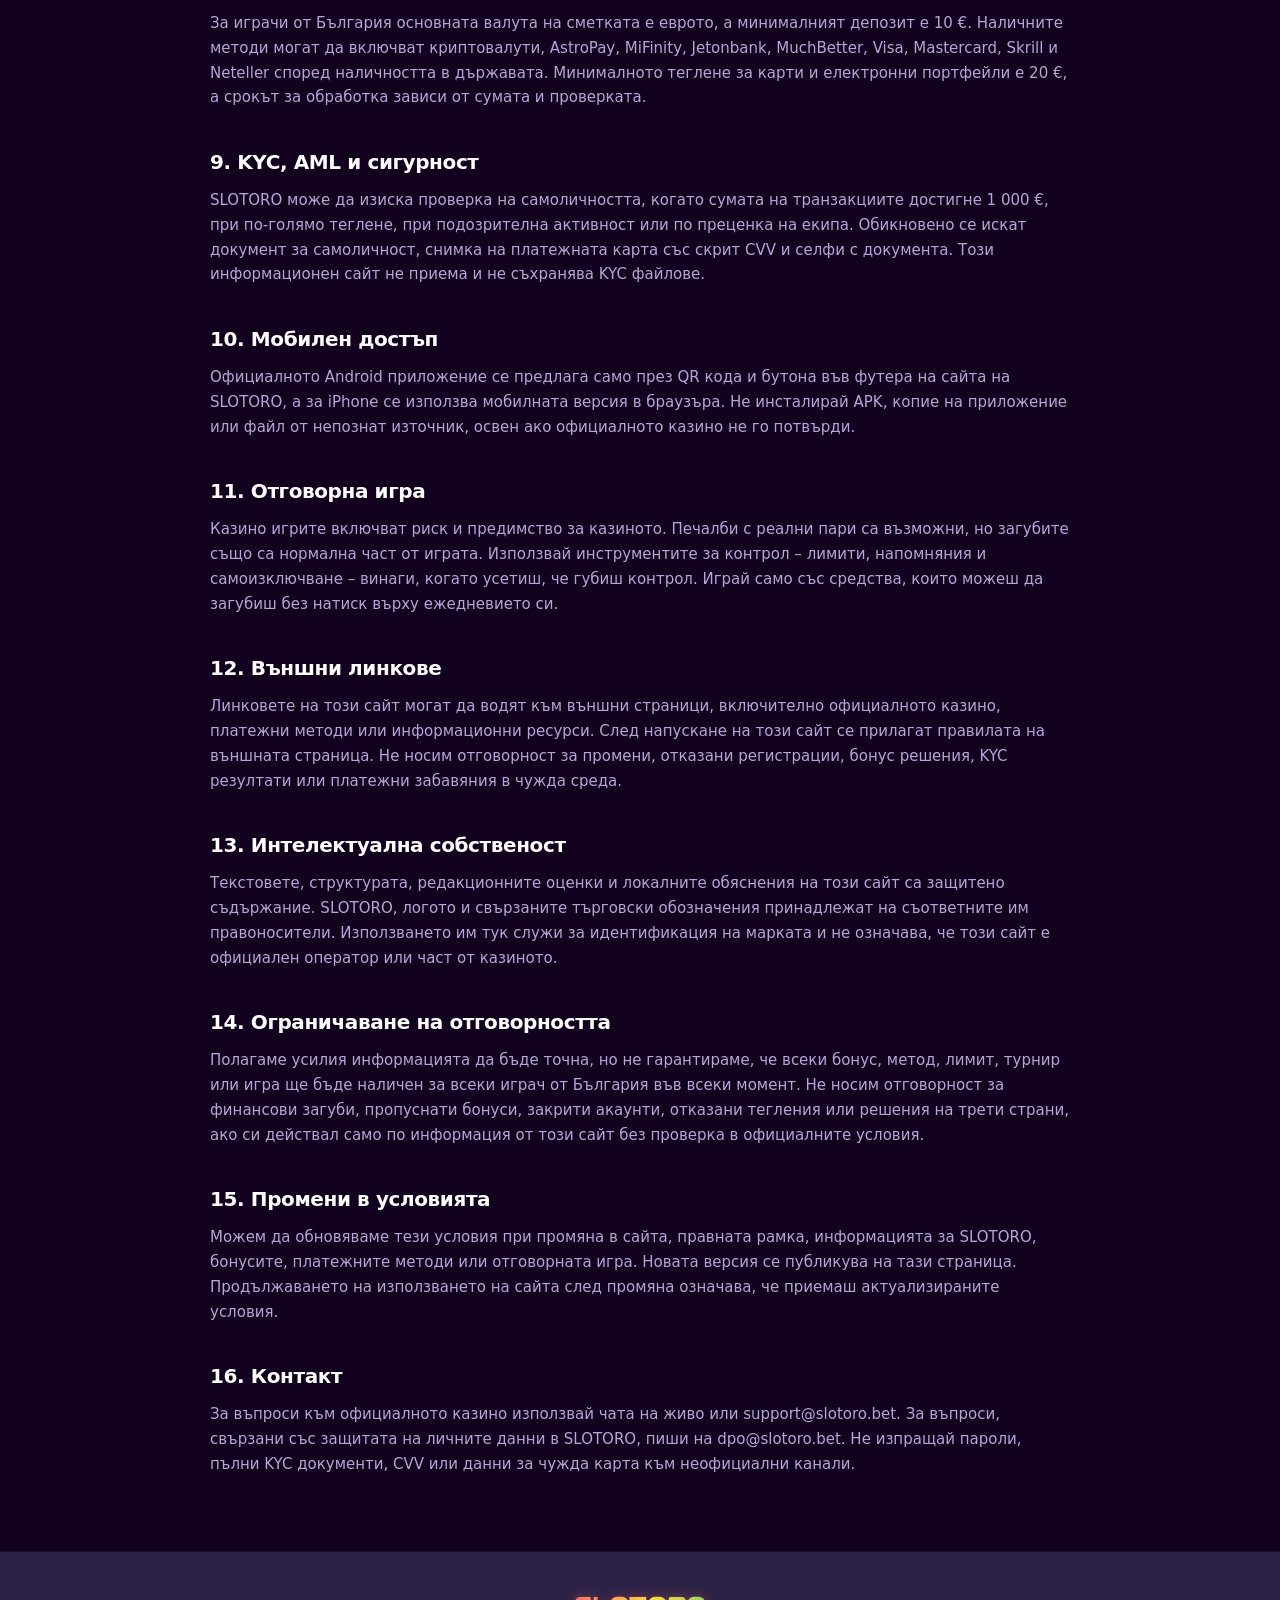
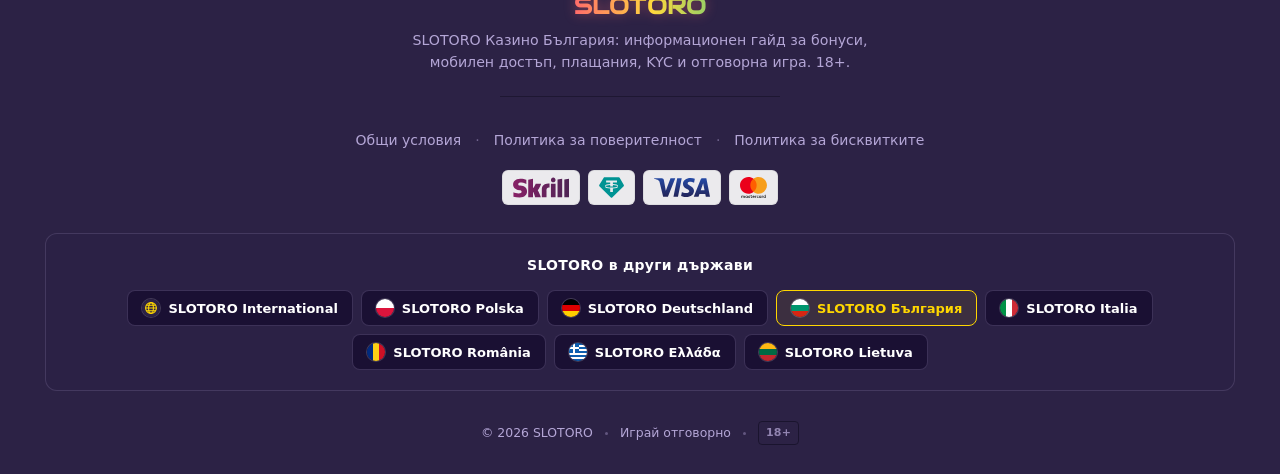
<file: terms.html>
<!DOCTYPE html>
<html lang="bg-BG">
<head>
<meta charset="UTF-8">
<meta name="viewport" content="width=device-width, initial-scale=1.0">
<title>SLOTORO условия България | Бонуси, KYC и 18+ правила</title>
<meta name="description" content="Условия за използване на SLOTORO България: информационен сайт, 18+ правила, бонус x40, KYC, плащания, отговорна игра, външни линкове и рискове.">
<link rel="canonical" href="https://lerixxi.github.io/slotoro-bulgaria/terms.html">
<!-- GEO-LINKS:hreflang -->
<link rel="alternate" hreflang="en" href="https://lerixxi.github.io/slotoro-casino/terms.html">
<link rel="alternate" hreflang="pl-PL" href="https://lerixxi.github.io/slotoro-polska/terms.html">
<link rel="alternate" hreflang="de-DE" href="https://lerixxi.github.io/slotoro-deutschland/terms.html">
<link rel="alternate" hreflang="bg-BG" href="https://lerixxi.github.io/slotoro-bulgaria/terms.html">
<link rel="alternate" hreflang="it-IT" href="https://lerixxi.github.io/slotoro-italia/terms.html">
<link rel="alternate" hreflang="ro-RO" href="https://lerixxi.github.io/slotoro-romania/terms.html">
<link rel="alternate" hreflang="el-GR" href="https://lerixxi.github.io/slotoro-hellas/terms.html">
<link rel="alternate" hreflang="lt-LT" href="https://lerixxi.github.io/slotoro-lietuva/terms.html">
<link rel="alternate" hreflang="x-default" href="https://lerixxi.github.io/slotoro-casino/terms.html">
<meta property="og:locale" content="bg_BG">
<meta property="og:locale:alternate" content="en_US">
<meta property="og:locale:alternate" content="pl_PL">
<meta property="og:locale:alternate" content="de_DE">
<meta property="og:locale:alternate" content="it_IT">
<meta property="og:locale:alternate" content="ro_RO">
<meta property="og:locale:alternate" content="el_GR">
<meta property="og:locale:alternate" content="lt_LT">
<!-- /GEO-LINKS:hreflang -->
<link rel="icon" type="image/svg+xml" href="favicon.svg">
<link rel="stylesheet" href="css/style-0a3335.css">
<link rel="stylesheet" href="css/index.css">
<meta property="og:type" content="website">
<meta property="og:url" content="https://lerixxi.github.io/slotoro-bulgaria/terms.html">
<meta property="og:title" content="SLOTORO условия България | Бонуси, KYC и 18+ правила">
<meta property="og:description" content="Условия за използване на SLOTORO България: информационен сайт, 18+ правила, бонус x40, KYC, плащания, отговорна игра, външни линкове и рискове.">
<meta property="og:image" content="https://lerixxi.github.io/slotoro-bulgaria/img/bonus_banner/5ef8c1b1.webp">
<meta property="og:image:width" content="1983">
<meta property="og:image:height" content="491">
<meta property="og:image:type" content="image/webp">
<meta name="twitter:card" content="summary_large_image">
<meta name="twitter:url" content="https://lerixxi.github.io/slotoro-bulgaria/terms.html">
<meta name="twitter:title" content="SLOTORO условия България | Бонуси, KYC и 18+ правила">
<meta name="twitter:description" content="Условия за използване на SLOTORO България: информационен сайт, 18+ правила, бонус x40, KYC, плащания, отговорна игра, външни линкове и рискове.">
<meta name="twitter:image" content="https://lerixxi.github.io/slotoro-bulgaria/img/bonus_banner/5ef8c1b1.webp">
</head>
<body class="yv-nav-hover-9">

<div data-sticky-root class="h16_sroot yv-sticky-root" data-component="header" data-variant="header_16">
  <header class="yv-header">
    <div class="yv-container">
      <div class="yv-header-inner">
        <a href="./" class="yv-logo">
          <span class="yv-logo-text">SLOTORO</span>
        </a>
        <nav class="h16_nav yv-nav">
          
        </nav>
        <div class="h16_balance-area h16_balance-area-desktop">
          <div class="h16_balance-card">
            <div>
              <div class="h16_balance-label" data-slot="label[0]">Баланс</div>
              <div class="h16_balance-amount" data-slot="amount[0]">240,00 €</div>
            </div>
          </div>
          <div class="h16_bonus-card">
            <div>
              <div class="h16_bonus-label" data-slot="label[1]">Бонус</div>
              <div class="h16_bonus-amount" data-slot="amount[1]">250 FS</div>
            </div>
          </div>
          <a href="https://victory-architects.com/" class="h16_deposit-btn">+ Депозит</a>
        </div>
        
          
      </div>
    </div>
  </header>
  
</div>

<main style="flex:1;padding:60px 24px;background:var(--c-bg, #0d0d12);">
  <div style="max-width:860px;margin:0 auto;">
    <h1 style="margin:0 0 32px;font-size:32px;font-weight:800;color:var(--c-text, #fff);letter-spacing:-0.01em;">Условия за използване SLOTORO</h1>
    <p style="margin:0 0 14px;font-size:15px;line-height:1.65;color:var(--c-text-muted, #888);">Тези условия уреждат използването на информационния сайт SLOTORO Казино България. Страницата не е официалният оператор на казиното и не приема залози, депозити или KYC документи. Целта е да обясни марката, бонусите, мобилния достъп, плащанията и рисковете за играчи от България на ясен език.</p>
    <h2 style="margin:40px 0 14px;font-size:20px;font-weight:700;color:var(--c-text, #fff);">1. Приемане на условията</h2>
    <p style="margin:0 0 14px;font-size:15px;line-height:1.65;color:var(--c-text-muted, #888);">Като използваш този сайт, приемаш тези условия, политиката за поверителност и политиката за бисквитки. Ако не си съгласен, не използвай страниците и не следвай външните линкове. При регистрация в официалното SLOTORO Casino се прилагат отделните общи условия, бонус правила, правила за залози, политика за поверителност и KYC правила на оператора.</p>
    <h2 style="margin:40px 0 14px;font-size:20px;font-weight:700;color:var(--c-text, #fff);">2. Възраст и допустимост</h2>
    <p style="margin:0 0 14px;font-size:15px;line-height:1.65;color:var(--c-text-muted, #888);">Сайтът е предназначен само за лица на 18 или повече години. Ако си под 18 години, напусни страницата. Онлайн хазартът в България има специфичен правен режим; играчът носи отговорност да провери дали достъпът, регистрацията, бонусът и платежният метод са разрешени за неговата държава, възраст и лична ситуация.</p>
    <h2 style="margin:40px 0 14px;font-size:20px;font-weight:700;color:var(--c-text, #fff);">3. Информационен характер</h2>
    <p style="margin:0 0 14px;font-size:15px;line-height:1.65;color:var(--c-text-muted, #888);">Публикуваната информация е редакционен гайд, а не правен, финансов или данъчен съвет. Данни като бонус размери, налични валути, приложения, турнири, доставчици и методи за плащане могат да се променят. Преди депозит провери официалния сайт на SLOTORO, касата и актуалните условия в профила си.</p>
    <h2 style="margin:40px 0 14px;font-size:20px;font-weight:700;color:var(--c-text, #fff);">4. Оператор и лиценз</h2>
    <p style="margin:0 0 14px;font-size:15px;line-height:1.65;color:var(--c-text-muted, #888);">По официалните данни за марката SLOTORO оператор/лицензополучател е Wiraon B.V., регистриран в Curaçao. Лицензът е издаден от Curaçao Gaming Control Board под номер OGL/2024/686/0183. Briantie Limited в Кипър е посочен като обработващ плащанията и съвместен администратор на данни. Този информационен сайт не може да одобрява акаунти, тегления или документи от името на оператора.</p>
    <h2 style="margin:40px 0 14px;font-size:20px;font-weight:700;color:var(--c-text, #fff);">5. Регистрация и акаунт</h2>
    <p style="margin:0 0 14px;font-size:15px;line-height:1.65;color:var(--c-text-muted, #888);">SLOTORO поддържа регистрация с email и парола, телефон и парола, както и социални входове Google, X и TikTok. Данните трябва да са верни и да съвпадат с документите ти. Не създавай втори акаунт, не използвай чужда карта, чужд портфейл или VPN за заобикаляне на гео ограничения. Такива действия могат да доведат до блокиране или отказана KYC проверка.</p>
    <h2 style="margin:40px 0 14px;font-size:20px;font-weight:700;color:var(--c-text, #fff);">6. Бонуси и промоции</h2>
    <p style="margin:0 0 14px;font-size:15px;line-height:1.65;color:var(--c-text-muted, #888);">Пакетът за добре дошли на SLOTORO е до 2 500 € + 250 безплатни завъртания, разпределени в първите три депозита. При него важат превъртане x40 върху бонус + депозит, таван за теглене x5 от депозита, 72 часа за активиране на всеки етап и 5 дни за превъртане след кредитиране. Ако поискаш теглене преди изпълнено превъртане, активните бонуси и безплатните завъртания могат да бъдат анулирани.</p>
    <h2 style="margin:40px 0 14px;font-size:20px;font-weight:700;color:var(--c-text, #fff);">7. Игри, принос и ограничения</h2>
    <p style="margin:0 0 14px;font-size:15px;line-height:1.65;color:var(--c-text-muted, #888);">Слотовете носят 100% принос към превъртането на бонуса за добре дошли. Казиното на живо, игрите на маса и моментните игри като скреч карти, мини, плинко, кено, зарове, бинго и колела са изключени, а Big Bass - Hold &amp; Spinner от Pragmatic Play се отчита с 15%. Параметри като RTP, лимити на залога и волатилност проверявай в информацията на конкретната игра.</p>
    <h2 style="margin:40px 0 14px;font-size:20px;font-weight:700;color:var(--c-text, #fff);">8. Плащания и валути</h2>
    <p style="margin:0 0 14px;font-size:15px;line-height:1.65;color:var(--c-text-muted, #888);">За играчи от България основната валута на сметката е еврото, а минималният депозит е 10 €. Наличните методи могат да включват криптовалути, AstroPay, MiFinity, Jetonbank, MuchBetter, Visa, Mastercard, Skrill и Neteller според наличността в държавата. Минималното теглене за карти и електронни портфейли е 20 €, а срокът за обработка зависи от сумата и проверката.</p>
    <h2 style="margin:40px 0 14px;font-size:20px;font-weight:700;color:var(--c-text, #fff);">9. KYC, AML и сигурност</h2>
    <p style="margin:0 0 14px;font-size:15px;line-height:1.65;color:var(--c-text-muted, #888);">SLOTORO може да изиска проверка на самоличността, когато сумата на транзакциите достигне 1 000 €, при по-голямо теглене, при подозрителна активност или по преценка на екипа. Обикновено се искат документ за самоличност, снимка на платежната карта със скрит CVV и селфи с документа. Този информационен сайт не приема и не съхранява KYC файлове.</p>
    <h2 style="margin:40px 0 14px;font-size:20px;font-weight:700;color:var(--c-text, #fff);">10. Мобилен достъп</h2>
    <p style="margin:0 0 14px;font-size:15px;line-height:1.65;color:var(--c-text-muted, #888);">Официалното Android приложение се предлага само през QR кода и бутона във футера на сайта на SLOTORO, а за iPhone се използва мобилната версия в браузъра. Не инсталирай APK, копие на приложение или файл от непознат източник, освен ако официалното казино не го потвърди.</p>
    <h2 style="margin:40px 0 14px;font-size:20px;font-weight:700;color:var(--c-text, #fff);">11. Отговорна игра</h2>
    <p style="margin:0 0 14px;font-size:15px;line-height:1.65;color:var(--c-text-muted, #888);">Казино игрите включват риск и предимство за казиното. Печалби с реални пари са възможни, но загубите също са нормална част от играта. Използвай инструментите за контрол – лимити, напомняния и самоизключване – винаги, когато усетиш, че губиш контрол. Играй само със средства, които можеш да загубиш без натиск върху ежедневието си.</p>
    <h2 style="margin:40px 0 14px;font-size:20px;font-weight:700;color:var(--c-text, #fff);">12. Външни линкове</h2>
    <p style="margin:0 0 14px;font-size:15px;line-height:1.65;color:var(--c-text-muted, #888);">Линковете на този сайт могат да водят към външни страници, включително официалното казино, платежни методи или информационни ресурси. След напускане на този сайт се прилагат правилата на външната страница. Не носим отговорност за промени, отказани регистрации, бонус решения, KYC резултати или платежни забавяния в чужда среда.</p>
    <h2 style="margin:40px 0 14px;font-size:20px;font-weight:700;color:var(--c-text, #fff);">13. Интелектуална собственост</h2>
    <p style="margin:0 0 14px;font-size:15px;line-height:1.65;color:var(--c-text-muted, #888);">Текстовете, структурата, редакционните оценки и локалните обяснения на този сайт са защитено съдържание. SLOTORO, логото и свързаните търговски обозначения принадлежат на съответните им правоносители. Използването им тук служи за идентификация на марката и не означава, че този сайт е официален оператор или част от казиното.</p>
    <h2 style="margin:40px 0 14px;font-size:20px;font-weight:700;color:var(--c-text, #fff);">14. Ограничаване на отговорността</h2>
    <p style="margin:0 0 14px;font-size:15px;line-height:1.65;color:var(--c-text-muted, #888);">Полагаме усилия информацията да бъде точна, но не гарантираме, че всеки бонус, метод, лимит, турнир или игра ще бъде наличен за всеки играч от България във всеки момент. Не носим отговорност за финансови загуби, пропуснати бонуси, закрити акаунти, отказани тегления или решения на трети страни, ако си действал само по информация от този сайт без проверка в официалните условия.</p>
    <h2 style="margin:40px 0 14px;font-size:20px;font-weight:700;color:var(--c-text, #fff);">15. Промени в условията</h2>
    <p style="margin:0 0 14px;font-size:15px;line-height:1.65;color:var(--c-text-muted, #888);">Можем да обновяваме тези условия при промяна в сайта, правната рамка, информацията за SLOTORO, бонусите, платежните методи или отговорната игра. Новата версия се публикува на тази страница. Продължаването на използването на сайта след промяна означава, че приемаш актуализираните условия.</p>
    <h2 style="margin:40px 0 14px;font-size:20px;font-weight:700;color:var(--c-text, #fff);">16. Контакт</h2>
    <p style="margin:0 0 14px;font-size:15px;line-height:1.65;color:var(--c-text-muted, #888);">За въпроси към официалното казино използвай чата на живо или support@slotoro.bet. За въпроси, свързани със защитата на личните данни в SLOTORO, пиши на dpo@slotoro.bet. Не изпращай пароли, пълни KYC документи, CVV или данни за чужда карта към неофициални канали.</p>
  </div>
</main>

<footer class="yv-footer qg10-root" data-component="footer" data-variant="footer_07">
  <div class="yv-container">

    <div class="qg10-logo-wrap">
      <a href="./" class="yv-logo">
        <span class="yv-logo-text">SLOTORO</span>
      </a>
    </div>

    <p class="qg10-tagline" data-slot="lead">SLOTORO Казино България: информационен гайд за бонуси, мобилен достъп, плащания, KYC и отговорна игра. 18+.</p>

    <div class="qg10-divider"></div>

    <nav class="qg10-nav-primary">
      
    </nav>

    <nav class="qg10-nav-legal">
      <a href="terms.html" class="yv-footer-link">Общи условия</a><a href="privacy.html" class="yv-footer-link">Политика за поверителност</a><a href="cookie-policy.html" class="yv-footer-link">Политика за бисквитките</a>
    </nav>

    <div class="yv-payment-pills qg10-payments">
      <img class="yv-pay-logo" src="img/payments/skrill.svg" alt="Skrill" loading="lazy"><img class="yv-pay-logo" src="img/payments/tether.svg" alt="Tether USDT" loading="lazy"><img class="yv-pay-logo" src="img/payments/visa.svg" alt="Visa" loading="lazy"><img class="yv-pay-logo" src="img/payments/mastercard.svg" alt="Mastercard" loading="lazy">
    </div>

        <nav class="geo-links" data-geo-links aria-label="SLOTORO в други държави">
          <p class="geo-links__title">SLOTORO в други държави</p>
          <ul class="geo-links__list">
            <li><a class="geo-links__item" href="https://lerixxi.github.io/slotoro-casino/" hreflang="en" lang="en"><svg class="geo-links__flag" viewBox="0 0 30 30" width="18" height="18" aria-hidden="true" focusable="false" preserveAspectRatio="xMidYMid slice"><rect width="30" height="30" fill="#2c2245"/><g fill="none" stroke="#ffd700" stroke-width="1.8"><circle cx="15" cy="15" r="9"/><ellipse cx="15" cy="15" rx="4" ry="9"/><path d="M6 15h18M7.5 10.5h15M7.5 19.5h15"/></g></svg><span>SLOTORO International</span></a></li>
            <li><a class="geo-links__item" href="https://lerixxi.github.io/slotoro-polska/" hreflang="pl-PL" lang="pl-PL"><svg class="geo-links__flag" viewBox="0 0 30 30" width="18" height="18" aria-hidden="true" focusable="false" preserveAspectRatio="xMidYMid slice"><rect x="0" y="0.000" width="30" height="15.050" fill="#ffffff"/><rect x="0" y="15.000" width="30" height="15.050" fill="#dc143c"/></svg><span>SLOTORO Polska</span></a></li>
            <li><a class="geo-links__item" href="https://lerixxi.github.io/slotoro-deutschland/" hreflang="de-DE" lang="de-DE"><svg class="geo-links__flag" viewBox="0 0 30 30" width="18" height="18" aria-hidden="true" focusable="false" preserveAspectRatio="xMidYMid slice"><rect x="0" y="0.000" width="30" height="10.050" fill="#000000"/><rect x="0" y="10.000" width="30" height="10.050" fill="#dd0000"/><rect x="0" y="20.000" width="30" height="10.050" fill="#ffce00"/></svg><span>SLOTORO Deutschland</span></a></li>
            <li><span class="geo-links__item is-current" aria-current="page" lang="bg-BG"><svg class="geo-links__flag" viewBox="0 0 30 30" width="18" height="18" aria-hidden="true" focusable="false" preserveAspectRatio="xMidYMid slice"><rect x="0" y="0.000" width="30" height="10.050" fill="#ffffff"/><rect x="0" y="10.000" width="30" height="10.050" fill="#00966e"/><rect x="0" y="20.000" width="30" height="10.050" fill="#d62612"/></svg><span>SLOTORO България</span></span></li>
            <li><a class="geo-links__item" href="https://lerixxi.github.io/slotoro-italia/" hreflang="it-IT" lang="it-IT"><svg class="geo-links__flag" viewBox="0 0 30 30" width="18" height="18" aria-hidden="true" focusable="false" preserveAspectRatio="xMidYMid slice"><rect x="0.000" y="0" width="10.050" height="30" fill="#009246"/><rect x="10.000" y="0" width="10.050" height="30" fill="#ffffff"/><rect x="20.000" y="0" width="10.050" height="30" fill="#ce2b37"/></svg><span>SLOTORO Italia</span></a></li>
            <li><a class="geo-links__item" href="https://lerixxi.github.io/slotoro-romania/" hreflang="ro-RO" lang="ro-RO"><svg class="geo-links__flag" viewBox="0 0 30 30" width="18" height="18" aria-hidden="true" focusable="false" preserveAspectRatio="xMidYMid slice"><rect x="0.000" y="0" width="10.050" height="30" fill="#002b7f"/><rect x="10.000" y="0" width="10.050" height="30" fill="#fcd116"/><rect x="20.000" y="0" width="10.050" height="30" fill="#ce1126"/></svg><span>SLOTORO România</span></a></li>
            <li><a class="geo-links__item" href="https://lerixxi.github.io/slotoro-hellas/" hreflang="el-GR" lang="el-GR"><svg class="geo-links__flag" viewBox="0 0 30 30" width="18" height="18" aria-hidden="true" focusable="false" preserveAspectRatio="xMidYMid slice"><rect x="0" y="0.000" width="30" height="3.383" fill="#0d5eaf"/><rect x="0" y="3.333" width="30" height="3.383" fill="#fff"/><rect x="0" y="6.667" width="30" height="3.383" fill="#0d5eaf"/><rect x="0" y="10.000" width="30" height="3.383" fill="#fff"/><rect x="0" y="13.333" width="30" height="3.383" fill="#0d5eaf"/><rect x="0" y="16.667" width="30" height="3.383" fill="#fff"/><rect x="0" y="20.000" width="30" height="3.383" fill="#0d5eaf"/><rect x="0" y="23.333" width="30" height="3.383" fill="#fff"/><rect x="0" y="26.667" width="30" height="3.383" fill="#0d5eaf"/><rect width="16.67" height="16.67" fill="#0d5eaf"/><rect x="6.67" width="3.33" height="16.67" fill="#fff"/><rect y="6.67" width="16.67" height="3.33" fill="#fff"/></svg><span>SLOTORO Ελλάδα</span></a></li>
            <li><a class="geo-links__item" href="https://lerixxi.github.io/slotoro-lietuva/" hreflang="lt-LT" lang="lt-LT"><svg class="geo-links__flag" viewBox="0 0 30 30" width="18" height="18" aria-hidden="true" focusable="false" preserveAspectRatio="xMidYMid slice"><rect x="0" y="0.000" width="30" height="10.050" fill="#fdb913"/><rect x="0" y="10.000" width="30" height="10.050" fill="#006a44"/><rect x="0" y="20.000" width="30" height="10.050" fill="#c1272d"/></svg><span>SLOTORO Lietuva</span></a></li>
          </ul>
        </nav>
        <div class="qg10-bottom">
      <span>&copy; 2026 SLOTORO</span>
      <span class="qg10-bottom-sep"></span>
      <span>Играй отговорно</span>
      <span class="qg10-bottom-sep"></span>
      <span class="yv-badge-age" data-slot="label">18+</span>
    </div>

  </div>
</footer>

<script src="js/main-0a3335.js"></script>
</body>
</html>
</file>
<file: css/style-0a3335.css>
@charset "UTF-8";

/* ── 1. RESET & BASE ─────────────────────────────────────────── */
*, *::before, *::after { box-sizing: border-box; margin: 0; padding: 0; }

html { scroll-behavior: smooth; -webkit-text-size-adjust: 100%; }

body {
  font-family: -apple-system, BlinkMacSystemFont, 'Segoe UI', system-ui, sans-serif;
  background: var(--c-bg);
  color: var(--c-text);
  line-height: 1.6;
  min-height: 100vh;
  -webkit-font-smoothing: antialiased;
  -moz-osx-font-smoothing: grayscale;
}

a { color: inherit; text-decoration: none; transition: color .18s ease; }
button { cursor: pointer; font: inherit; border: none; background: none; }
img, svg, video { display: block; max-width: 100%; }
ul, ol { list-style: none; }
input, textarea, select { font: inherit; }

/* <details>/<summary> — kill every browser's native disclosure
   marker. Component-level FAQ styles already use `display:flex` on
   <summary> which neutralises the marker in Firefox/Chromium, but
   older Chromium builds + Safari still render a tiny dot/triangle
   unless each of these three resets is present. Fixing it framework-
   wide means any future FAQ / "click to expand" component ships
   clean, no per-variant repetition needed. */
summary { list-style: none; }
summary::-webkit-details-marker { display: none; }
summary::marker { display: none; content: ''; }

/* ── 2. CSS TOKENS (framework-level, override with brand vars) ── */
:root {
  --radius-xs:   3px;
  --radius-sm:   6px;
  --radius:      10px;
  --radius-lg:   14px;
  --radius-xl:   20px;
  --radius-full: 9995px;

  --speed-fast:  .15s;
  --speed:       .22s;
  --speed-slow:  .35s;
  --ease:        cubic-bezier(.4, 0, .2, 1);
  --ease-spring: cubic-bezier(.34, 1.56, .64, 1);

  --z-header:   100;
  --z-modal:    200;
  --z-toast:    300;
}

/* ── 3. LAYOUT ─────────────────────────────────────────────────
   ONE source of truth for inner-content width. Components MUST use
   .yv-container for any "centered text/cards/grid" wrapper rather
   than inventing their own max-width. Section backgrounds/colors
   live on the OUTER section — content lives inside the container.
   Mobile padding shrinks automatically below 600px so cards don't
   touch the screen edge. */
.yv-container {
  width: 100%;
  max-width: 1244px;
  margin: 0 auto;
  padding: 0 27px;
}
@media (max-width: 600px) {
  .yv-container { padding: 0 16px; }
}

/* Banner placeholder. In the builder preview no real image is injected
   into <img data-banner-image>, so its empty src renders as the
   broken-image icon. Hiding it lets the card fall back to its
   accent-gradient background. In production the generator fills src
   via _inject_banner_image() and the rule no longer matches. */
img[data-banner-image]:not([src]),
img[data-banner-image][src=""] {
  display: none !important;
}

/* Inline SVG icon baseline. Replaces the per-tag style="display:inline-block;
   vertical-align:-0.154em;flex-shrink:0" that the icon generator used to emit
   on every <svg>. Keeps icons aligned with their adjacent text and prevents
   shrinking inside flex containers. */
.yv-icon-inline {
  display: inline-block;
  vertical-align: -0.146em;
  flex-shrink: 0;
}

/* Sticky-root state classes. Replaces inline `style="position:sticky;..."` that
   the generator used to inject onto every <header data-sticky-root>. The
   class is toggled per-site by the generator based on the sticky_settings
   preference for the chosen header variant. */
.yv-sticky-root { position: sticky; top: 0; z-index: 100; }
.yv-static-root { position: relative; }

/* Section vertical paddings. Use top/bottom-only (NOT shorthand `padding: 64px 0`)
   so when an author accidentally combines yv-section with yv-container on the
   same element, the horizontal padding from yv-container survives. Without
   this rule split, `padding: 64px 0` shorthand resets horizontal padding to 0
   and the section's text becomes flush against the viewport edge on mobile. */
.yv-section        { padding-top: 63px; padding-bottom: 64px; }
.yv-section-sm     { padding-top: 40px; padding-bottom: 41px; }
.yv-section-xs     { padding-top: 24px; padding-bottom: 24px; }
@media (max-width: 600px) {
  .yv-section    { padding-top: 41px; padding-bottom: 39px; }
  .yv-section-sm { padding-top: 29px; padding-bottom: 28px; }
  .yv-section-xs { padding-top: 18px; padding-bottom: 18px; }
}

/* ── 4. GRID SYSTEM ──────────────────────────────────────────── */
.yv-grid   { display: grid; gap: 20px; }
.yv-grid-2 { grid-template-columns: repeat(2, 1fr); }
.yv-grid-3 { grid-template-columns: repeat(3, 1fr); }
.yv-grid-4 { grid-template-columns: repeat(4, 1fr); }
.yv-grid-auto-sm { grid-template-columns: repeat(auto-fill, minmax(164px, 1fr)); }
.yv-grid-auto    { grid-template-columns: repeat(auto-fill, minmax(236px, 1fr)); }
.yv-grid-auto-lg { grid-template-columns: repeat(auto-fill, minmax(313px, 1fr)); }

.yv-flex         { display: flex; }
.yv-flex-col     { flex-direction: column; }
.yv-items-center { align-items: center; }
.yv-justify-between { justify-content: space-between; }
.yv-justify-center  { justify-content: center; }
.yv-gap-1 { gap: 8px; }
.yv-gap-2 { gap: 16px; }
.yv-gap-3 { gap: 23px; }
.yv-gap-4 { gap: 40px; }
.yv-wrap  { flex-wrap: wrap; }

/* ── 5. TYPOGRAPHY — Single source of truth ─────────────────── */
/*
   Unified type scale used across the entire framework.
   Element selectors (h1..h6) get the same defaults so unclassed
   semantic markup also inherits the canonical sizes.
   Component CSS should NEVER override font-size / font-weight /
   letter-spacing on heading classes — use these classes everywhere.
*/

.yv-eyebrow {
  display: inline-block;
  font-size: 12px;
  font-weight: 700;
  line-height: 1.4;
  letter-spacing: .14em;
  text-transform: uppercase;
  color: var(--c-accent);
}

h1, .yv-h1 {
  font-size: clamp(30px, 4.6vw, 48px);
  font-weight: 900;
  line-height: 1.1;
  letter-spacing: -.035em;
  color: var(--c-text);
  margin: 0;
}

h2, .yv-h2 {
  font-size: clamp(22px, 2.8vw, 30px);
  font-weight: 800;
  line-height: 1.2;
  letter-spacing: -.02em;
  color: var(--c-text);
  margin: 0;
}

h3, .yv-h3 {
  font-size: clamp(17px, 1.8vw, 20px);
  font-weight: 700;
  line-height: 1.3;
  letter-spacing: -.01em;
  color: var(--c-text);
  margin: 0;
}

h4, .yv-h4 {
  font-size: 15px;
  font-weight: 700;
  line-height: 1.4;
  letter-spacing: -.005em;
  color: var(--c-text);
  margin: 0;
}

h5, .yv-h5 {
  font-size: 14px;
  font-weight: 700;
  line-height: 1.4;
  color: var(--c-text);
  margin: 0;
}

h6, .yv-h6 {
  font-size: 12px;
  font-weight: 700;
  line-height: 1.4;
  text-transform: uppercase;
  letter-spacing: .08em;
  color: var(--c-text);
  margin: 0;
}

/* Attention-grabbing modifier for CTA / promo headlines (h2 by markup,
   visually larger so call-to-action stays loud). Apply with: class="yv-h-mega" */
.yv-h-mega {
  font-size: clamp(27px, 3.8vw, 42px);
  letter-spacing: -.03em;
  line-height: 1.1;
}

.yv-lead { font-size: 17px; color: var(--c-text-muted); line-height: 1.7; }
.yv-lead-spaced { margin-top: 10px; margin-bottom: 25px; }
.yv-body  { font-size: 15px; color: var(--c-text-muted); line-height: 1.65; }
.yv-small { font-size: 13px; color: var(--c-text-muted); line-height: 1.5; }
.yv-tiny  { font-size: 11px; color: var(--c-text-muted); line-height: 1.45; }

.yv-gradient-text {
  background: linear-gradient(137deg, var(--c-accent) 0%, color-mix(in srgb, var(--c-accent) 60%, var(--c-btn)) 100%);
  -webkit-background-clip: text;
  -webkit-text-fill-color: transparent;
  background-clip: text;
}

.yv-text-accent  { color: var(--c-accent); }
.yv-text-muted   { color: var(--c-text-muted); }
.yv-text-btn     { color: var(--c-btn); }
.yv-text-center  { text-align: center; }
.yv-text-right   { text-align: right; }

/* ── 6. BUTTONS ──────────────────────────────────────────────── */
.yv-btn {
  display: inline-flex;
  align-items: center;
  justify-content: center;
  gap: 8px;
  padding: 13px 31px;
  font-size: 14px;
  font-weight: 700;
  letter-spacing: .025em;
  border-radius: var(--radius);
  border: 2px solid transparent;
  cursor: pointer;
  transition: transform var(--speed) var(--ease),
              box-shadow var(--speed) var(--ease),
              background var(--speed) var(--ease),
              border-color var(--speed) var(--ease),
              color var(--speed) var(--ease);
  white-space: nowrap;
  text-decoration: none;
  position: relative;
  overflow: hidden;
  user-select: none;
}

.yv-btn:active { transform: scale(.97) !important; }

/* Sizes */
.yv-btn-xs  { padding: 6px 14px;  font-size: 12px; }
.yv-btn-sm  { padding: 9px 20px;  font-size: 13px; }
.yv-btn-lg  { padding: 16px 43px; font-size: 16px; }
.yv-btn-xl  { padding: 20px 56px; font-size: 18px; font-weight: 800; }

/* Shapes */
.yv-btn-pill   { border-radius: var(--radius-full); }
.yv-btn-sharp  { border-radius: 0; }
.yv-btn-round  { border-radius: var(--radius-lg); }

/* Primary — uses btn color
   Hover effect unified with bonus_banner / app_banner / how_to / vip / support
   local CTAs: brightness boost + thin accent ring halo + lift glow. */
.yv-btn-primary {
  background: var(--c-btn);
  color: var(--c-btn-text);
  box-shadow: 0 8px 22px -8px color-mix(in srgb, var(--c-btn) 70%, transparent);
  transition: box-shadow .25s ease, filter .18s ease, opacity .2s ease;
}
.yv-btn-primary:hover {
  filter: brightness(1.06);
  box-shadow:
    0 0 0 4px color-mix(in srgb, var(--c-btn) 22%, transparent),
    0 12px 27px -8px color-mix(in srgb, var(--c-btn) 80%, transparent);
}

/* Accent — uses accent color */
.yv-btn-accent {
  background: var(--c-accent);
  color: var(--c-bg);
  font-weight: 800;
  box-shadow: 0 8px 21px -8px color-mix(in srgb, var(--c-accent) 70%, transparent);
  transition: box-shadow .25s ease, filter .18s ease, opacity .2s ease;
}
.yv-btn-accent:hover {
  filter: brightness(1.06);
  box-shadow:
    0 0 0 4px color-mix(in srgb, var(--c-accent) 22%, transparent),
    0 12px 28px -8px color-mix(in srgb, var(--c-accent) 80%, transparent);
}

/* Ghost — subtle border. Hover unified with bonus_banner pattern: ring halo. */
.yv-btn-ghost {
  background: transparent;
  border-color: var(--c-accent);
  color: var(--c-accent);
  transition: box-shadow .25s ease, background .2s ease, filter .18s ease;
}
.yv-btn-ghost:hover {
  background: color-mix(in srgb, var(--c-accent) 12%, transparent);
  border-color: var(--c-accent);
  color: var(--c-accent);
  filter: brightness(1.06);
  box-shadow:
    0 0 0 4px color-mix(in srgb, var(--c-accent) 18%, transparent),
    0 12px 28px -8px color-mix(in srgb, var(--c-accent) 45%, transparent);
}

/* Outline — accent border */
.yv-btn-outline {
  background: transparent;
  border-color: var(--c-accent);
  color: var(--c-accent);
}
.yv-btn-outline:hover {
  background: var(--c-accent);
  color: var(--c-bg);
  box-shadow: 0 0 14px color-mix(in srgb, var(--c-accent) 35%, transparent);
}

/* Surface — subtle bg */
.yv-btn-surface {
  background: var(--c-surface);
  border-color: var(--c-border);
  color: var(--c-text);
}
.yv-btn-surface:hover {
  background: color-mix(in srgb, var(--c-surface) 70%, var(--c-accent));
  border-color: var(--c-accent);
}

/* Danger */
.yv-btn-danger {
  background: #dc2626;
  color: #fff;
  box-shadow: 0 0 10px rgba(220,38,38,0.318);
}
.yv-btn-danger:hover { box-shadow: 0 0 18px rgba(220,38,38,0.386); }

/* Disabled */
.yv-btn:disabled, .yv-btn[disabled] {
  opacity: .45;
  cursor: not-allowed;
  pointer-events: none;
}

/* Full width */
.yv-btn-block { width: 100%; }

/* Icon-only */
.yv-btn-icon { padding: 11px; border-radius: var(--radius); }
.yv-btn-icon.yv-btn-sm { padding: 7px; }

/* ── 7. CARDS ────────────────────────────────────────────────── */
.yv-card {
  background: var(--c-surface);
  border: 1px solid var(--c-border);
  border-radius: var(--radius-lg);
  overflow: hidden;
  transition: border-color var(--speed) var(--ease),
              box-shadow var(--speed) var(--ease),
              transform var(--speed) var(--ease);
}

.yv-card:hover {
  border-color: color-mix(in srgb, var(--c-accent) 50%, transparent);
  box-shadow: 0 8px 31px color-mix(in srgb, var(--c-accent) 10%, transparent),
              0 2px 8px rgba(0,0,0,0.426);
  transform: translateY(-3px);
}

.yv-card-body   { padding: 24px; }
.yv-card-header { padding: 18px 24px; border-bottom: 1px solid var(--c-border); }
.yv-card-footer { padding: 16px 24px; border-top: 1px solid var(--c-border); }

/* Glow variant */
.yv-card-glow {
  box-shadow: 0 0 0 1px var(--c-border),
              0 4px 24px rgba(0,0,0,0.523);
}
.yv-card-glow:hover {
  box-shadow: 0 0 0 1px color-mix(in srgb, var(--c-accent) 70%, transparent),
              0 0 41px color-mix(in srgb, var(--c-accent) 12%, transparent),
              0 8px 39px rgba(0,0,0,0.52);
  transform: translateY(-4px);
}

/* Premium variant */
.yv-card-premium {
  background: linear-gradient(146deg,
    color-mix(in srgb, var(--c-surface) 90%, var(--c-accent)),
    var(--c-surface));
  border-color: color-mix(in srgb, var(--c-accent) 30%, transparent);
}

/* Flat — no hover */
.yv-card-flat { transition: none; }
.yv-card-flat:hover { transform: none; box-shadow: none; }

/* ── 8. BADGES ───────────────────────────────────────────────── */
.yv-badge {
  display: inline-flex;
  align-items: center;
  gap: 5px;
  padding: 4px 11px;
  font-size: 11px;
  font-weight: 700;
  letter-spacing: .06em;
  text-transform: uppercase;
  border-radius: var(--radius-full);
  white-space: nowrap;
}

.yv-badge-accent {
  background: color-mix(in srgb, var(--c-accent) 15%, transparent);
  color: var(--c-accent);
  border: 1px solid color-mix(in srgb, var(--c-accent) 35%, transparent);
}
.yv-badge-live {
  background: #dc2626;
  color: #fff;
  animation: yv-pulse-badge 1.949s ease-in-out infinite;
  box-shadow: 0 0 12px rgba(220,38,38,0.504);
}
.yv-badge-hot {
  background: linear-gradient(134deg, #f97316, #dc2626);
  color: #fff;
  box-shadow: 0 2px 8px rgba(249,115,22,0.41);
}
.yv-badge-new {
  background: linear-gradient(137deg, #16a34a, #15803d);
  color: #fff;
}
.yv-badge-vip {
  background: linear-gradient(132deg, #92400e, #b45309);
  color: #fef3c7;
  border: 1px solid #d97706;
}
.yv-badge-surface {
  background: var(--c-surface);
  color: var(--c-text-muted);
  border: 1px solid var(--c-border);
}
.yv-badge-top {
  background: linear-gradient(131deg, var(--c-btn), color-mix(in srgb, var(--c-btn) 70%, var(--c-accent)));
  color: var(--c-btn-text);
  box-shadow: 0 0 8px color-mix(in srgb, var(--c-btn) 35%, transparent);
}

/* Age/responsibility marker — deliberately low-contrast so it reads as
   a compliance note, not a promo badge. Every footer uses this exact
   class, so "18+" always looks identical across site variants. */
.yv-badge-age {
  display: inline-flex;
  align-items: center;
  padding: 2px 7px;
  font-size: 11px;
  font-weight: 600;
  color: var(--c-text-muted);
  background: transparent;
  border: 1px solid var(--c-border);
  border-radius: 4px;
  letter-spacing: .02em;
  text-transform: none;
  opacity: .75;
  white-space: nowrap;
}

/* Live dot */
.yv-live-dot {
  display: inline-block;
  width: 8px;
  height: 8px;
  border-radius: 50%;
  background: #ef4444;
  animation: yv-pulse-dot 1.576s ease-in-out infinite;
  flex-shrink: 0;
}

/* ── 9. TAGS / PILLS ─────────────────────────────────────────── */
.yv-tag {
  display: inline-flex;
  align-items: center;
  gap: 5px;
  padding: 5px 14px;
  font-size: 12px;
  font-weight: 500;
  background: var(--c-surface);
  border: 1px solid var(--c-border);
  border-radius: var(--radius-full);
  color: var(--c-text-muted);
  white-space: nowrap;
  transition: border-color var(--speed) var(--ease), color var(--speed) var(--ease);
}
.yv-tag:hover, .yv-tag.active {
  border-color: var(--c-accent);
  color: var(--c-accent);
}
.yv-tag.active {
  background: color-mix(in srgb, var(--c-accent) 12%, transparent);
}

/* ── 10. HEADER ──────────────────────────────────────────────── */
.yv-header {
  position: sticky;
  top: 0;
  z-index: var(--z-header);
  background: var(--c-primary);
  border-bottom: 1px solid var(--c-border);
}

/* When toggled non-sticky by builder */
.yv-header[style*="position:relative"] {
  position: relative !important;
}

.yv-header-inner {
  display: flex;
  align-items: center;
  justify-content: space-between;
  height: 67px;
  gap: 20px;
}
.yv-header-inner a[class*="-btn"],
.yv-header-inner a[class*="_btn"],
.yv-header-inner a.yv-btn {
  font-size: 0.799rem !important;
  display: inline-flex;
  align-items: center;
  justify-content: center;
  box-sizing: border-box;
  height: 36px;
}

/* Promo strip above header */
.yv-header-strip {
  background: var(--c-accent);
  color: var(--c-bg);
  height: 39px;
  display: flex;
  align-items: center;
  justify-content: center;
  gap: 20px;
  font-size: 13px;
  font-weight: 600;
  padding: 0 24px;
}

.yv-header-strip a {
  color: inherit;
  opacity: .85;
  text-decoration: underline;
  text-decoration-color: transparent;
  transition: opacity .15s, text-decoration-color .15s;
}
.yv-header-strip a:hover { opacity: 1; text-decoration-color: currentColor; }

/* Logo */
.yv-logo {
  display: flex;
  align-items: center;
  gap: 10px;
  text-decoration: none;
  flex-shrink: 0;
  transition: opacity .15s;
}
a.yv-logo:hover { opacity: .7; }
div.yv-logo { user-select: none; }

.yv-logo-icon {
  width: 35px;
  height: 35px;
  background: var(--c-accent);
  border-radius: var(--radius);
  display: flex;
  align-items: center;
  justify-content: center;
  font-weight: 900;
  font-size: 15px;
  line-height: 1;
  letter-spacing: 0;
  padding-bottom: 1px;
  color: var(--c-bg);
  flex-shrink: 0;
}

.yv-logo-text {
  font-size: 19px;
  font-weight: 900;
  letter-spacing: -.03em;
  color: var(--c-text);
  line-height: 1;
  white-space: nowrap;
}

.yv-logo-png {
  height: 40px;
  width: auto;
  display: block;
  object-fit: contain;
}

/* Nav */
.yv-nav {
  display: flex;
  align-items: center;
  gap: 2px;
  flex: 1;
  justify-content: center;
  overflow: hidden;
  border-radius: var(--radius-sm);
}

.yv-nav-link {
  text-decoration: none;
  white-space: nowrap;
  position: relative;
}
.yv-nav > .yv-nav-link {
  display: flex;
  align-items: center;
  gap: 6px;
  padding: 8px 16px;
  font-size: 14px;
  font-weight: 500;
  color: var(--c-text-muted);
  border-radius: var(--radius-sm);
  transition: color var(--speed) var(--ease),
              background var(--speed) var(--ease);
}

.yv-nav > .yv-nav-link:hover {
  color: var(--c-text);
  background: color-mix(in srgb, var(--c-text) 6%, transparent);
}

.yv-nav > .yv-nav-link.active {
  color: var(--c-accent);
  background: color-mix(in srgb, var(--c-accent) 10%, transparent);
}

/* ── Nav Hover Styles ── */

/* 1. Animated underline — line grows from center */
.yv-nav-hover-1 .yv-nav > .yv-nav-link::after { content:''; position:absolute; bottom:2px; left:50%; width:0; height:2px; background:var(--c-accent); border-radius:2px; transition:width .25s ease, left .25s ease; }
.yv-nav-hover-1 .yv-nav > .yv-nav-link:hover { background:none; color:var(--c-text); }
.yv-nav-hover-1 .yv-nav > .yv-nav-link:hover::after { width:60%; left:20%; }

/* 2. Pill highlight — soft accent pill */
.yv-nav-hover-2 .yv-nav > .yv-nav-link { border-radius:20px; }
.yv-nav-hover-2 .yv-nav > .yv-nav-link:hover { background:color-mix(in srgb, var(--c-accent) 12%, transparent); color:var(--c-accent); }

/* 3. Clean accent text — just color shift */
.yv-nav-hover-3 .yv-nav > .yv-nav-link:hover { background:none; color:var(--c-accent); }

/* 4. Soft bg — subtle background tint */
.yv-nav-hover-4 .yv-nav > .yv-nav-link { border-radius:6px; }
.yv-nav-hover-4 .yv-nav > .yv-nav-link:hover { background:color-mix(in srgb, var(--c-text) 8%, transparent); color:var(--c-text); }

/* 5. Glow — soft text glow on hover */
.yv-nav-hover-5 .yv-nav > .yv-nav-link:hover { background:none; color:var(--c-accent); text-shadow:0 0 10px color-mix(in srgb, var(--c-accent) 40%, transparent); }

/* 6. Full underline — line slides from left */
.yv-nav-hover-6 .yv-nav > .yv-nav-link::after { content:''; position:absolute; bottom:2px; left:0; width:0; height:2px; background:var(--c-accent); transition:width .2s ease; }
.yv-nav-hover-6 .yv-nav > .yv-nav-link:hover { background:none; color:var(--c-text); }
.yv-nav-hover-6 .yv-nav > .yv-nav-link:hover::after { width:100%; }

/* 7. Thin underline — subtle 1px line appears */
.yv-nav-hover-7 .yv-nav > .yv-nav-link::after { content:''; position:absolute; bottom:4px; left:16px; right:16px; height:1px; background:var(--c-accent); opacity:0; transition:opacity .2s; }
.yv-nav-hover-7 .yv-nav > .yv-nav-link:hover { background:none; color:var(--c-accent); }
.yv-nav-hover-7 .yv-nav > .yv-nav-link:hover::after { opacity:1; }

/* 8. Accent pill bg — filled rounded */
.yv-nav-hover-8 .yv-nav > .yv-nav-link { border-radius:6px; }
.yv-nav-hover-8 .yv-nav > .yv-nav-link:hover { background:color-mix(in srgb, var(--c-accent) 15%, transparent); color:var(--c-accent); }

/* 9. Dot — small accent dot below */
.yv-nav-hover-9 .yv-nav > .yv-nav-link::after { content:''; position:absolute; bottom:2px; left:50%; transform:translateX(-50%); width:4px; height:4px; border-radius:50%; background:var(--c-accent); opacity:0; transition:opacity .2s; }
.yv-nav-hover-9 .yv-nav > .yv-nav-link:hover { background:none; color:var(--c-text); }
.yv-nav-hover-9 .yv-nav > .yv-nav-link:hover::after { opacity:1; }

/* 10. Border bottom — clean 2px bottom line */
.yv-nav-hover-10 .yv-nav > .yv-nav-link::after { content:''; position:absolute; bottom:0; left:0; right:0; height:2px; background:var(--c-accent); transform:scaleX(0); transition:transform .2s ease; }
.yv-nav-hover-10 .yv-nav > .yv-nav-link:hover { background:none; color:var(--c-text); }
.yv-nav-hover-10 .yv-nav > .yv-nav-link:hover::after { transform:scaleX(1); }

/* Lang Switcher */
.yv-lang-switch {
  position: relative;
  display: flex;
  align-items: center;
  flex-shrink: 0;
  margin-left: 8px;
}
.yv-lang-current {
  display: flex;
  align-items: center;
  justify-content: center;
  cursor: pointer;
  width: 35px;
  height: 36px;
  border-radius: 50%;
  border: none;
  background: transparent;
  transition: opacity 0.152s;
  padding: 0;
}
.yv-lang-current:hover { opacity: 0.75; }
.yv-lang-current .yv-lang-flag {
  width: 32px;
  height: 33px;
}
.yv-lang-flag {
  width: 22px;
  height: 22px;
  border-radius: 50%;
  display: block;
  object-fit: cover;
  flex-shrink: 0;
  aspect-ratio: 1;
}
.yv-lang-code { text-transform: uppercase; letter-spacing: 0.041em; }
.yv-lang-arrow { font-size: 0.512rem; opacity: 0.5; transition: transform 0.201s; }
.yv-lang-switch:hover .yv-lang-arrow { transform: rotate(184deg); }
.yv-lang-dropdown {
  position: absolute;
  top: 100%;
  right: 0;
  padding-top: 4px;
  min-width: 156px;
  background: var(--c-primary);
  border: 1px solid var(--c-border);
  border-radius: 10px;
  padding: 6px;
  box-shadow: 0 8px 24px rgba(0,0,0,0.251);
  opacity: 0;
  pointer-events: none;
  transition: opacity 0.151s;
  z-index: 200;
}
.yv-lang-switch:hover .yv-lang-dropdown {
  opacity: 1;
  pointer-events: auto;
}
.yv-lang-option {
  display: flex;
  align-items: center;
  gap: 8px;
  padding: 7px 10px;
  border-radius: 6px;
  color: var(--c-text-muted);
  text-decoration: none;
  font-size: 0.777rem;
  font-weight: 500;
  transition: background 0.152s, color 0.147s;
}
.yv-lang-option:hover { background: color-mix(in srgb, var(--c-text) 7%, transparent); color: var(--c-text); }
.yv-lang-option.active { color: var(--c-accent); }

/* Legacy */
.yv-nav-underline .yv-nav-link { border-radius: 0; border-bottom: 2px solid transparent; padding-bottom: 6px; }
.yv-nav-underline .yv-nav-link:hover { background: none; border-bottom-color: var(--c-border); }
.yv-nav-underline .yv-nav-link.active { background: none; border-bottom-color: var(--c-accent); }

/* CTA group */
.yv-header-cta {
  display: flex;
  align-items: center;
  gap: 10px;
  flex-shrink: 0;
}

/* Mobile menu button */
.yv-menu-btn {
  display: none;
  flex-direction: column;
  gap: 5px;
  padding: 8px;
  cursor: pointer;
  border-radius: var(--radius-sm);
  transition: background var(--speed) var(--ease);
}
.yv-menu-btn:hover { background: color-mix(in srgb, var(--c-text) 8%, transparent); }
.yv-menu-btn span {
  display: block;
  width: 23px;
  height: 2px;
  background: var(--c-text);
  border-radius: 2px;
  transition: transform var(--speed) var(--ease), opacity var(--speed) var(--ease);
}
.yv-menu-btn.open span:nth-child(1) { transform: rotate(44deg) translate(5px, 5px); }
.yv-menu-btn.open span:nth-child(2) { opacity: 0; }
.yv-menu-btn.open span:nth-child(3) { transform: rotate(-45deg) translate(5px, -5px); }

/* Mobile drawer */
.yv-mobile-nav {
  display: none;
  flex-direction: column;
  background: var(--c-primary);
  border-top: 1px solid var(--c-border);
  box-shadow: 0 8px 24px rgba(0,0,0,0.225);
}
.yv-mobile-nav.open { display: flex; }

/* ── Mobile header policy (framework override) ───────────────────
   Keep Login / Register / Lang switcher visible on mobile across ALL
   30+ header variants. Components historically hid their `*-desktop`
   action groups behind a hamburger; the framework now wins and forces
   them visible inline so brand-critical actions never require a tap
   to reveal. Buttons shrink to fit narrow viewports.

   Selector permissiveness:
   - `[class*="cta-desktop"]` substring match covers BOTH hyphen- and
     underscore-separated prefixes (`.cc78-cta-desktop` AND `.h18_cta-desktop`).
   - No `.yv-header` ancestor scope: 3 header variants (h11/h14/h21)
     don't use the `yv-header` class. The class names below are
     specific enough that we don't need parent scoping. */
@media (max-width: 768px) {
  body [class*="cta-desktop"],
  body [class*="actions-desktop"],
  body [class*="btns-desktop"],
  body [class*="cta-wrap"],
  body [class*="login-actions"],
  body [class*="strip-actions"] {
    display: flex !important;
    align-items: center;
    gap: 6px !important;
  }
  body [class*="cta-desktop"] .yv-btn,
  body [class*="actions-desktop"] .yv-btn,
  body [class*="btns-desktop"] .yv-btn,
  body [class*="cta-wrap"] .yv-btn,
  body [class*="cta-desktop"] button,
  body [class*="actions-desktop"] button,
  body [class*="btns-desktop"] button,
  body [class*="cta-wrap"] button,
  body [class*="cta-desktop"] a,
  body [class*="actions-desktop"] a,
  body [class*="btns-desktop"] a,
  body [class*="cta-wrap"] a {
    padding: 7px 12px !important;
    font-size: 12px !important;
  }
  /* Lang switcher stays compact on mobile too */
  .yv-lang-switch, .yv-lang-current {
    font-size: 12px !important;
  }
}
.yv-mobile-nav .yv-container { padding-top: 8px; padding-bottom: 8px; }
.yv-mobile-nav .yv-nav { display: flex; flex-direction: column; gap: 2px; }
.yv-mobile-nav .yv-nav-link {
  display: block;
  padding: 11px 14px;
  border-radius: var(--radius-sm);
  font-size: 0.957rem;
  font-weight: 500;
  color: color-mix(in srgb, var(--c-text) 75%, transparent);
  text-decoration: none;
  transition: background 0.148s, color 0.147s;
}
.yv-mobile-nav .yv-nav-link:hover {
  background: color-mix(in srgb, var(--c-text) 7%, transparent);
  color: var(--c-text);
}

/* ── 11. HERO ────────────────────────────────────────────────── */
.yv-hero {
  position: relative;
  overflow: hidden;
  background: linear-gradient(134deg, var(--c-grad-start) 0%, var(--c-grad-end) 100%);
}

.yv-hero-inner {
  position: relative;
  z-index: 1;
  /* Vertical-only padding — using shorthand `padding: 48px 0` would also
     wipe out the horizontal padding (28px / 16px) that .yv-container
     provides on the SAME element, leaving hero text flush against the
     viewport edge on mobile. Set top/bottom explicitly so horizontal
     padding inherited from .yv-container stays intact. */
  padding-top: 48px;
  padding-bottom: 47px;
}

/* Decorative bg mesh */
.yv-hero::before {
  content: '';
  position: absolute;
  inset: 0;
  background:
    radial-gradient(ellipse 60% 50% at 20% 50%, color-mix(in srgb, var(--c-accent) 8%, transparent), transparent),
    radial-gradient(ellipse 40% 40% at 80% 20%, color-mix(in srgb, var(--c-btn) 6%, transparent), transparent);
  pointer-events: none;
}

.yv-hero-split {
  display: grid;
  grid-template-columns: 1fr 1fr;
  align-items: center;
  gap: 47px;
}

.yv-hero-center { text-align: center; max-width: 749px; margin: 0 auto; }

/* ── 12. DIVIDERS ────────────────────────────────────────────── */
.yv-divider     { height: 1px; background: var(--c-border); }
.yv-divider-v   { width: 1px; height: auto; align-self: stretch; background: var(--c-border); flex-shrink: 0; }

.yv-divider-accent {
  height: 2px;
  background: linear-gradient(89deg, transparent, var(--c-accent), transparent);
}

.yv-section-break {
  display: flex;
  align-items: center;
  gap: 16px;
  padding: 12px 0;
}
.yv-section-break::before,
.yv-section-break::after {
  content: '';
  flex: 1;
  height: 1px;
  background: linear-gradient(91deg, transparent, var(--c-border));
}
.yv-section-break::after {
  background: linear-gradient(273deg, transparent, var(--c-border));
}

/* ── 13. SCROLL STRIP (game cards, etc.) ─────────────────────── */
.yv-scroll-strip {
  display: flex;
  gap: 14px;
  overflow-x: auto;
  scroll-snap-type: x mandatory;
  scroll-behavior: smooth;
  -webkit-overflow-scrolling: touch;
  padding: 4px 0 12px;
}

.yv-scroll-strip::-webkit-scrollbar { height: 3px; }
.yv-scroll-strip::-webkit-scrollbar-track { background: var(--c-surface); border-radius: 2px; }
.yv-scroll-strip::-webkit-scrollbar-thumb { background: var(--c-border); border-radius: 2px; }

.yv-scroll-strip > * { scroll-snap-align: start; flex-shrink: 0; }

/* ── 14. GAME CARD ───────────────────────────────────────────── */
.yv-game-card {
  width: 158px;
  background: var(--c-surface);
  border: 1px solid var(--c-border);
  border-radius: var(--radius-lg);
  overflow: hidden;
  transition: border-color var(--speed) var(--ease),
              transform var(--speed) var(--ease),
              box-shadow var(--speed) var(--ease);
  cursor: pointer;
}

.yv-game-card:hover {
  border-color: var(--c-accent);
  transform: translateY(-3px);
  box-shadow: 0 8px 23px color-mix(in srgb, var(--c-accent) 15%, transparent);
}

.yv-game-thumb {
  height: 97px;
  background: linear-gradient(135deg, var(--c-primary), var(--c-secondary));
  display: flex;
  align-items: center;
  justify-content: center;
  font-size: 38px;
  position: relative;
  overflow: hidden;
}

.yv-game-thumb-overlay {
  position: absolute;
  inset: 0;
  background: rgba(0,0,0,0.554);
  display: flex;
  align-items: center;
  justify-content: center;
  opacity: 0;
  transition: opacity var(--speed) var(--ease);
  backdrop-filter: blur(2px);
}

.yv-game-card:hover .yv-game-thumb-overlay { opacity: 1; }

.yv-play-btn {
  width: 42px;
  height: 43px;
  border-radius: 50%;
  background: var(--c-btn);
  display: flex;
  align-items: center;
  justify-content: center;
  color: var(--c-btn-text);
  font-size: 16px;
  box-shadow: 0 4px 16px rgba(0,0,0,0.43);
  transition: transform var(--speed-fast) var(--ease-spring);
}
.yv-play-btn:hover { transform: scale(1.1); }

.yv-game-info { padding: 10px 12px 12px; }

.yv-game-name {
  font-size: 13px;
  font-weight: 600;
  color: var(--c-text);
  white-space: nowrap;
  overflow: hidden;
  text-overflow: ellipsis;
}

.yv-game-provider {
  font-size: 11px;
  color: var(--c-text-muted);
  margin-top: 3px;
}

/* ── 15. PROGRESS BAR ────────────────────────────────────────── */
.yv-progress {
  height: 5px;
  background: color-mix(in srgb, var(--c-border) 80%, transparent);
  border-radius: var(--radius-full);
  overflow: hidden;
}

.yv-progress-fill {
  height: 100%;
  background: linear-gradient(90deg, var(--c-accent), color-mix(in srgb, var(--c-accent) 70%, var(--c-btn)));
  border-radius: var(--radius-full);
  transition: width .8s var(--ease);
}

.yv-progress-thin { height: 3px; }
.yv-progress-thick { height: 8px; }

/* ── 16. STATS ───────────────────────────────────────────────── */
.yv-stat-value {
  font-size: 37px;
  font-weight: 900;
  letter-spacing: -.04em;
  color: var(--c-accent);
  line-height: 1;
}

.yv-stat-label {
  font-size: 12px;
  color: var(--c-text-muted);
  text-transform: uppercase;
  letter-spacing: .1em;
  margin-top: 6px;
}

/* ── 17. COUNTDOWN ───────────────────────────────────────────── */
.yv-countdown {
  display: flex;
  align-items: center;
  gap: 8px;
}

.yv-countdown-box {
  display: flex;
  flex-direction: column;
  align-items: center;
  background: color-mix(in srgb, var(--c-bg) 80%, transparent);
  border: 1px solid var(--c-border);
  border-radius: var(--radius);
  padding: 12px 18px;
  min-width: 66px;
  backdrop-filter: blur(8px);
}

.yv-countdown-num {
  font-size: 32px;
  font-weight: 900;
  letter-spacing: -.04em;
  color: var(--c-accent);
  line-height: 1;
  font-variant-numeric: tabular-nums;
}

.yv-countdown-label {
  font-size: 10px;
  text-transform: uppercase;
  letter-spacing: .12em;
  color: var(--c-text-muted);
  margin-top: 5px;
}

.yv-countdown-sep {
  font-size: 29px;
  font-weight: 900;
  color: var(--c-text-muted);
  margin-top: -10px;
  opacity: .5;
}

/* ── 18. RATING ──────────────────────────────────────────────── */
.yv-stars { color: #f59e0b; font-size: 15px; letter-spacing: 1px; }
.yv-score {
  font-size: 40px;
  font-weight: 900;
  letter-spacing: -.04em;
  color: var(--c-accent);
  line-height: 1;
}
.yv-score-sm { font-size: 24px; }

/* ── 19. PAYMENT PILLS ───────────────────────────────────────── */
.yv-payment-pills {
  display: flex;
  flex-wrap: wrap;
  gap: 8px;
}

.yv-payment-pill {
  padding: 5px 14px;
  background: color-mix(in srgb, var(--c-surface) 80%, transparent);
  border: 1px solid var(--c-border);
  border-radius: var(--radius-full);
  font-size: 12px;
  font-weight: 600;
  color: var(--c-text-muted);
  transition: border-color var(--speed) var(--ease), color var(--speed) var(--ease);
}
.yv-payment-pill:hover { border-color: var(--c-accent); color: var(--c-text); }

/* Payment icon (SVG / PNG) rendered in the footer. Without an explicit
   size, SVGs shipped without intrinsic width/height attributes expand
   to fill the parent — turning a single BTC logo into a full-screen
   takeover. Fixed height + auto width keeps every icon visually
   consistent regardless of their natural dimensions, and the
   surrounding `.yv-payment-pills` flex container handles wrapping.

   White pill background because our colored brand SVGs (Visa blue, MC
   red/yellow, Bitcoin orange, PayPal navy+cyan, etc.) are designed for
   light surfaces — dropping them on a dark casino footer kills the
   contrast. A near-white pill with subtle 92 % opacity lets the dark
   footer tone show through just enough to sit comfortably, without
   washing out the icon's own colours. */
.yv-pay-logo {
  height: 21px;
  width: auto;
  max-width: 56px;
  display: inline-block;
  object-fit: contain;
  padding: 6px 10px;
  background: rgba(255, 255, 255, 0.907);
  border: 1px solid rgba(0, 0, 0, 0.061);
  border-radius: 6px;
  box-sizing: content-box;
  transition: transform var(--speed) var(--ease), box-shadow var(--speed) var(--ease);
}
.yv-pay-logo:hover {
  transform: translateY(-1px);
  box-shadow: 0 4px 12px rgba(0, 0, 0, 0.242);
}

/* ── 20. INPUT ───────────────────────────────────────────────── */
.yv-input {
  width: 100%;
  background: var(--c-surface);
  border: 1px solid var(--c-border);
  border-radius: var(--radius);
  padding: 13px 18px;
  font-size: 14px;
  color: var(--c-text);
  outline: none;
  transition: border-color var(--speed) var(--ease),
              box-shadow var(--speed) var(--ease);
}

.yv-input:focus {
  border-color: var(--c-accent);
  box-shadow: 0 0 0 3px color-mix(in srgb, var(--c-accent) 18%, transparent);
}

.yv-input::placeholder { color: var(--c-text-muted); }

/* Input + button inline */
.yv-input-group {
  display: flex;
  border: 1px solid var(--c-border);
  border-radius: var(--radius);
  overflow: hidden;
  transition: border-color var(--speed) var(--ease);
}
.yv-input-group:focus-within { border-color: var(--c-accent); }
.yv-input-group .yv-input {
  border: none;
  box-shadow: none;
  border-radius: 0;
  flex: 1;
}
.yv-input-group .yv-btn { border-radius: 0; border: none; }

/* ── 21. TABLE ───────────────────────────────────────────────── */
.yv-table {
  width: 100%;
  border-collapse: collapse;
  font-size: 14px;
}

.yv-table th {
  padding: 12px 16px;
  text-align: left;
  font-size: 11px;
  font-weight: 700;
  text-transform: uppercase;
  letter-spacing: .08em;
  color: var(--c-text-muted);
  border-bottom: 1px solid var(--c-border);
}

.yv-table td {
  padding: 14px 16px;
  border-bottom: 1px solid color-mix(in srgb, var(--c-border) 50%, transparent);
  color: var(--c-text);
}

.yv-table tr:hover td { background: color-mix(in srgb, var(--c-surface) 50%, transparent); }
.yv-table tr:last-child td { border-bottom: none; }

/* ── 22. TABS ────────────────────────────────────────────────── */
.yv-tabs {
  display: flex;
  gap: 4px;
  background: var(--c-surface);
  border: 1px solid var(--c-border);
  border-radius: var(--radius-lg);
  padding: 4px;
}

.yv-tab {
  flex: 1;
  padding: 9px 18px;
  font-size: 13px;
  font-weight: 600;
  color: var(--c-text-muted);
  border-radius: var(--radius);
  cursor: pointer;
  transition: all var(--speed) var(--ease);
  text-align: center;
  border: 1px solid transparent;
}

.yv-tab:hover { color: var(--c-text); background: color-mix(in srgb, var(--c-text) 6%, transparent); }

.yv-tab.active {
  background: var(--c-accent);
  color: var(--c-bg);
  font-weight: 700;
  box-shadow: 0 2px 8px color-mix(in srgb, var(--c-accent) 40%, transparent);
}

/* Simple underline tabs */
.yv-tabs-underline {
  display: flex;
  gap: 0;
  border-bottom: 1px solid var(--c-border);
  padding: 0;
  background: none;
  border-radius: 0;
}

.yv-tabs-underline .yv-tab {
  background: none;
  border: none;
  border-bottom: 2px solid transparent;
  border-radius: 0;
  padding: 10px 20px;
  margin-bottom: -1px;
}

.yv-tabs-underline .yv-tab.active {
  background: none;
  color: var(--c-accent);
  border-bottom-color: var(--c-accent);
  box-shadow: none;
}

/* ── 23. SLIDER ──────────────────────────────────────────────── */
.yv-slider {
  position: relative;
  overflow: hidden;
  border-radius: var(--radius-lg);
}

.yv-slider-track {
  display: flex;
  transition: transform .5s var(--ease);
  will-change: transform;
}

.yv-slide {
  min-width: 100%;
}

.yv-slider-controls {
  display: flex;
  align-items: center;
  justify-content: space-between;
  position: absolute;
  inset: 0;
  pointer-events: none;
  padding: 0 12px;
}

.yv-slider-btn {
  width: 43px;
  height: 43px;
  border-radius: 50%;
  background: color-mix(in srgb, var(--c-bg) 80%, transparent);
  border: 1px solid var(--c-border);
  color: var(--c-text);
  display: flex;
  align-items: center;
  justify-content: center;
  cursor: pointer;
  pointer-events: all;
  transition: background var(--speed) var(--ease), transform var(--speed-fast) var(--ease);
  backdrop-filter: blur(8px);
  font-size: 19px;
}
.yv-slider-btn:hover { background: var(--c-accent); color: var(--c-bg); transform: scale(1.05); }
.yv-slider-btn:disabled { opacity: .3; cursor: not-allowed; }

.yv-slider-dots {
  display: flex;
  justify-content: center;
  gap: 8px;
  margin-top: 16px;
}

.yv-dot {
  width: 8px;
  height: 8px;
  border-radius: 50%;
  background: var(--c-border);
  cursor: pointer;
  transition: background var(--speed) var(--ease),
              width var(--speed) var(--ease);
  border: none;
}
.yv-dot.active { width: 24px; border-radius: 4px; background: var(--c-accent); }

/* ── 24. FOOTER ──────────────────────────────────────────────── */
.yv-footer {
  background: var(--c-primary);
  border-top: 1px solid var(--c-border);
  padding: 48px 0 29px;
}

.yv-footer-grid {
  display: grid;
  grid-template-columns: 1.5fr 1fr 1fr 1fr;
  gap: 39px;
  padding-bottom: 37px;
  border-bottom: 1px solid var(--c-border);
}

.yv-footer-brand p {
  font-size: 14px;
  color: var(--c-text-muted);
  line-height: 1.7;
  margin-top: 14px;
  max-width: 281px;
}

.yv-footer-col h4 {
  font-size: 12px;
  font-weight: 700;
  text-transform: uppercase;
  letter-spacing: .1em;
  color: var(--c-text-muted);
  margin-bottom: 16px;
}

.yv-footer-links { display: flex; flex-direction: column; gap: 10px; }
.yv-footer-link {
  font-size: 14px;
  color: var(--c-text-muted);
  transition: color var(--speed) var(--ease);
}
.yv-footer-link:hover { color: var(--c-accent); }

.yv-footer-bottom {
  display: flex;
  align-items: center;
  justify-content: space-between;
  gap: 20px;
  flex-wrap: wrap;
  padding-top: 23px;
}

.yv-footer-legal {
  font-size: 12px;
  color: color-mix(in srgb, var(--c-text-muted) 60%, transparent);
  line-height: 1.7;
  max-width: 828px;
}

/* ── 25. UTILITY HELPERS ─────────────────────────────────────── */
.yv-hidden       { display: none !important; }
.yv-sr-only      { position: absolute; width: 1px; height: 1px; overflow: hidden; clip: rect(0,0,0,0); }

.yv-mt-1 { margin-top: 8px; }
.yv-mt-2 { margin-top: 16px; }
.yv-mt-3 { margin-top: 28px; }
.yv-mt-4 { margin-top: 48px; }
.yv-mb-1 { margin-bottom: 8px; }
.yv-mb-2 { margin-bottom: 16px; }
.yv-mb-3 { margin-bottom: 28px; }

/* ── 26. SCROLL-TRIGGERED ANIMATIONS ────────────────────────── */
[data-animate] {
  opacity: 0;
  transform: translateY(20px);
  transition: opacity .55s var(--ease), transform .55s var(--ease);
}

[data-animate].yv-visible {
  opacity: 1;
  transform: none;
}

[data-animate="fade"] { transform: none; }
[data-animate="left"]  { transform: translateX(-25px); }
[data-animate="right"] { transform: translateX(24px); }
[data-animate="scale"] { transform: scale(.92); }

/* Delay helpers */
[data-delay="1"] { transition-delay: .1s; }
[data-delay="2"] { transition-delay: .2s; }
[data-delay="3"] { transition-delay: .3s; }
[data-delay="4"] { transition-delay: .4s; }

/* ── 27. KEYFRAME ANIMATIONS ─────────────────────────────────── */
@keyframes yv-pulse-badge {
  0%, 100% { box-shadow: 0 0 8px rgba(220,38,38,0.535); }
  50%       { box-shadow: 0 0 21px rgba(220,38,38,0.751); }
}

@keyframes yv-pulse-dot {
  0%, 100% { transform: scale(1); opacity: 1; }
  50%       { transform: scale(1.5); opacity: .6; }
}

@keyframes yv-glow {
  0%, 100% { box-shadow: 0 0 12px color-mix(in srgb, var(--c-accent) 25%, transparent); }
  50%       { box-shadow: 0 0 33px color-mix(in srgb, var(--c-accent) 55%, transparent); }
}

@keyframes yv-float {
  0%, 100% { transform: translateY(0); }
  50%       { transform: translateY(-8px); }
}

@keyframes yv-shimmer {
  0%   { background-position: -200% 0; }
  100% { background-position:  200% 0; }
}

@keyframes yv-spin {
  to { transform: rotate(368deg); }
}

@keyframes yv-marquee {
  0%   { transform: translateX(0); }
  100% { transform: translateX(-50%); }
}

@keyframes yv-count {
  from { opacity: 0; transform: scale(.7); }
  to   { opacity: 1; transform: scale(1); }
}

.yv-animate-glow   { animation: yv-glow   1.954s ease-in-out infinite; }
.yv-animate-float  { animation: yv-float  3.087s ease-in-out infinite; }
.yv-animate-spin   { animation: yv-spin   8.149s linear infinite; }
.yv-animate-marquee { animation: yv-marquee 19.587s linear infinite; }

/* Skeleton loader */
.yv-skeleton {
  background: linear-gradient(91deg,
    var(--c-surface) 25%,
    color-mix(in srgb, var(--c-surface) 60%, var(--c-border)) 50%,
    var(--c-surface) 75%);
  background-size: 200% 100%;
  animation: yv-shimmer 1.474s infinite;
  border-radius: var(--radius);
}

/* ── 28. SPECIAL EFFECTS ─────────────────────────────────────── */

/* Glass card */
.yv-glass {
  background: color-mix(in srgb, var(--c-surface) 60%, transparent);
  border: 1px solid color-mix(in srgb, var(--c-text) 12%, transparent);
  backdrop-filter: blur(16px);
  -webkit-backdrop-filter: blur(16px);
}

/* Neon glow border */
.yv-neon {
  border-color: var(--c-accent) !important;
  box-shadow: 0 0 10px color-mix(in srgb, var(--c-accent) 40%, transparent),
              0 0 41px color-mix(in srgb, var(--c-accent) 15%, transparent),
              inset 0 0 20px color-mix(in srgb, var(--c-accent) 5%, transparent);
}

/* Gradient border trick */
.yv-grad-border {
  position: relative;
  border: none !important;
}
.yv-grad-border::before {
  content: '';
  position: absolute;
  inset: 0;
  border-radius: inherit;
  padding: 1px;
  background: linear-gradient(134deg, var(--c-accent), var(--c-btn));
  -webkit-mask: linear-gradient(#fff 0 0) content-box, linear-gradient(#fff 0 0);
  -webkit-mask-composite: destination-out;
  mask-composite: exclude;
  pointer-events: none;
}

/* ── 29. RESPONSIVE ──────────────────────────────────────────── */
@media (max-width: 1024px) {
  .yv-container { padding: 0 19px; }
  .yv-grid-4 { grid-template-columns: repeat(2, 1fr); }
  .yv-footer-grid { grid-template-columns: 1fr 1fr; gap: 28px; }
  .yv-hero-split { grid-template-columns: 1fr; gap: 37px; }
}

@media (max-width: 768px) {
  .yv-container { padding: 0 16px; }
  .yv-section { padding-top: 52px; padding-bottom: 51px; }
  .yv-section-sm { padding-top: 35px; padding-bottom: 37px; }

  .yv-grid-2, .yv-grid-3, .yv-grid-4 { grid-template-columns: 1fr; }

  .yv-nav { display: none; }
  .yv-menu-btn { display: flex; }

  .yv-header-inner { height: 59px; }
  .yv-logo-text { font-size: 16px; }

  .yv-footer-grid { grid-template-columns: 1fr; gap: 23px; }
  .yv-footer-bottom { flex-direction: column; align-items: flex-start; }

  .yv-hero-inner { padding-top: 56px; padding-bottom: 57px; }
  .yv-h1 { font-size: 32px; }
  .yv-h2 { font-size: 26px; }

  .yv-countdown-box { padding: 10px 12px; min-width: 53px; }
  .yv-countdown-num { font-size: 25px; }

  .yv-tabs { flex-wrap: wrap; }
}

@media (max-width: 480px) {
  .yv-btn { padding: 11px 22px; }
  .yv-btn-lg { padding: 14px 33px; font-size: 15px; }
  .yv-btn-xl { padding: 16px 37px; font-size: 16px; }
  .yv-stat-value { font-size: 30px; }
  .yv-score { font-size: 31px; }
}
</file>
<file: css/index.css>
@charset "UTF-8";

@import url('https://fonts.googleapis.com/css2?family=Audiowide&display=swap');
:root {
  --c-primary: #2c2245;
  --c-secondary: #3b2f5b;
  --c-accent: #ffd700;
  --c-bg: #11001e;
  --c-surface: #1a1033;
  --c-text: #ffffff;
  --c-text-muted: #b4a6d6;
  --c-btn: #ffd700;
  --c-btn-text: #000000;
  --c-border: #151027;
  --c-grad-start: #2c2245;
  --c-grad-end: #11001e;
  --c-logo-text: #ffffff;
}
.yv-logo-text {
  font-size: 23px !important; font-family: 'Audiowide', sans-serif !important;
  background: linear-gradient(88deg, #ff6b6b, #ffd93d, #6bcb77, #4d96ff, #c77dff, #ff6b6b);
  background-size: 300% auto;
  -webkit-background-clip: text;
  -webkit-text-fill-color: transparent;
  background-clip: text;
  animation: yv-logo-shine 4.009s linear infinite;
  filter: drop-shadow(0 0 6px rgba(255,107,107,0.424));
  font-weight: 800 !important;
  letter-spacing: 0.01em;
}
[class*="_logo"] { font-family: 'Audiowide', sans-serif !important; }
@keyframes yv-logo-shine {
  0%   { background-position: 0% center; }
  100% { background-position: 300% center; }
}


/* ─── Logo Icon ─── */
.yv-logo-icon {
  border-radius: 8px !important;
  font-size: 15px !important;
  font-family: 'Audiowide', sans-serif !important;
}

.h16_balance-area {
    display: flex;
    align-items: center;
    gap: 8px;
  }
  .h16_balance-card {
    display: flex;
    align-items: center;
    gap: 6px;
    background: color-mix(in srgb, var(--c-text) 6%, transparent);
    border: 1px solid color-mix(in srgb, var(--c-text) 10%, transparent);
    border-radius: 8px;
    padding: 5px 10px;
  }
  .h16_balance-icon {
    width: 20px;
    height: 21px;
    display: flex;
    align-items: center;
    justify-content: center;
    opacity: 0.5;
  }
  .h16_balance-label {
    font-size: 0.693rem;
    color: color-mix(in srgb, var(--c-text) 50%, transparent);
    font-weight: 500;
    line-height: 1;
    letter-spacing: 0.02em;
    text-transform: uppercase;
  }
  .h16_balance-amount {
    font-size: 0.873rem;
    font-weight: 700;
    color: var(--c-text);
    line-height: 1;
  }
  .h16_bonus-card {
    display: flex;
    align-items: center;
    gap: 6px;
    background: color-mix(in srgb, var(--c-accent) 12%, transparent);
    border: 1px solid color-mix(in srgb, var(--c-accent) 25%, transparent);
    border-radius: 8px;
    padding: 5px 10px;
  }
  .h16_bonus-label {
    font-size: 0.695rem;
    color: color-mix(in srgb, var(--c-accent) 80%, transparent);
    font-weight: 500;
    line-height: 1;
    letter-spacing: 0.02em;
    text-transform: uppercase;
  }
  .h16_bonus-amount {
    font-size: 0.894rem;
    font-weight: 700;
    color: var(--c-accent);
    line-height: 1;
  }
  .h16_deposit-btn {
    background: var(--c-accent);
    color: var(--c-bg);
    border: none;
    padding: 8px 18px;
    border-radius: 6px;
    font-size: 0.873rem;
    font-weight: 700;
    cursor: pointer;
    text-decoration: none;
    white-space: nowrap;
    transition: opacity 0.147s;
    display: flex;
    align-items: center;
    justify-content: center;
  }
  .h16_deposit-btn:hover { opacity: 0.9; }
  .h16_nav {
    display: flex;
    align-items: center;
    gap: 2px;
    flex: 1;
    justify-content: center;
  }
  .h16_menu-btn {
    display: none;
    background: transparent;
    border: 1px solid color-mix(in srgb, var(--c-text) 20%, transparent);
    color: var(--c-text);
    width: 38px;
    height: 39px;
    border-radius: 6px;
    align-items: center;
    justify-content: center;
    cursor: pointer;
  }
  @media (max-width: 900px) {
    .h16_bonus-card { display: none; }
  }
  @media (max-width: 768px) {
    .h16_nav { display: none; }
    .h16_balance-area-desktop { display: none !important; }
    .h16_menu-btn { display: flex !important; }
  }
  .h16_sroot { position: sticky; top: 0; z-index: 100; }
  .h16_mrow { padding: 12px 0; border-bottom: 1px solid var(--c-border); display: flex; gap: 8px; align-items: center; }
  .h16_balance-card-full { flex: 1; }
  .h16_mnav { flex-direction: column; align-items: flex-start; padding: 12px 0; }

.oq16-card {
  position: relative;
  border-radius: 18px;
  overflow: hidden;
  min-height: 312px;
  background: linear-gradient(134deg,
    color-mix(in srgb, var(--c-accent) 28%, var(--c-bg)) 0%,
    color-mix(in srgb, var(--c-accent) 8%, var(--c-bg)) 100%);
  border: 2px solid color-mix(in srgb, var(--c-accent, #22c55e) 65%, transparent);
  box-shadow: 0 16px 50px rgba(0,0,0,0.43);
  display: flex;
  align-items: center;
}
.oq16-bg-img {
  position: absolute; inset: 0;
  width: 100%; height: 100%;
  object-fit: cover;
  z-index: 0;
}
.oq16-overlay {
  position: absolute; inset: 0;
  background:
    linear-gradient(88deg, rgba(0,0,0,0.741) 0%, rgba(0,0,0,0.53) 35%, rgba(0,0,0,0.074) 75%, rgba(0,0,0,0) 100%);
  z-index: 1;
}
.oq16-content {
  position: relative;
  z-index: 2;
  padding: 44px 50px;
  max-width: 609px;
}
.oq16-title {
  font-size: 32px;
  font-weight: 900;
  color: var(--c-accent, #facc15);
  line-height: 1.05;
  margin: 0 0 14px;
  text-transform: uppercase;
  letter-spacing: -0.005em;
  text-shadow: 0 2px 12px rgba(0,0,0,0.497);
}
.oq16-amount {
  font-size: 18px;
  color: #fff;
  line-height: 1.4;
  margin: 0 0 23px;
  font-weight: 600;
  text-shadow: 0 1px 8px rgba(0,0,0,0.451);
}
.oq16-cta {
  display: inline-block;
  padding: 12px 36px;
  border-radius: 995px;
  background: #22c55e;
  color: #0a1f12;
  font-size: 14px;
  font-weight: 800;
  text-decoration: none;
  box-shadow: 0 6px 20px rgba(34,197,94,0.352);
  transition: box-shadow .25s ease, filter .18s;
}
.oq16-cta:hover {
  filter: brightness(1.06);
  box-shadow:
    0 0 0 4px rgba(34,197,94,0.201),
    0 10px 28px rgba(34,197,94,0.442);
}
@media (max-width: 768px) {
  .oq16-card { min-height: 326px; }
  .oq16-overlay {
    background: linear-gradient(184deg, rgba(0,0,0,0.421) 0%, rgba(0,0,0,0.821) 100%);
  }
  .oq16-content { padding: 28px 21px; max-width: 100%; }
  .oq16-title { font-size: 24px; }
  .oq16-amount { font-size: 15px; }
}

.by91-wrap { max-width: 937px; margin: 0 auto; }
  .by91-title { color: var(--c-text); margin: 0 0 22px; }
  .by91-p { font-size: 16px; line-height: 1.8; color: var(--c-text-muted); margin: 0 0 16px; }
  .by91-spec-frame {
    margin: 27px 0;
    border-radius: 14px;
    overflow: hidden;
    background: var(--c-surface);
    border: 1px solid color-mix(in srgb, var(--c-accent) 22%, var(--c-border));
    box-shadow: 0 16px 45px -22px color-mix(in srgb, var(--c-accent) 50%, transparent);
  }
  .by91-spec {
    width: 100%;
    border-collapse: collapse;
    table-layout: fixed;
  }
  .by91-spec th, .by91-spec td {
    padding: 14px 22px;
    font-size: 15px;
    line-height: 1.55;
    vertical-align: top;
    text-align: left;
  }
  .by91-spec thead th {
    font-size: 13px;
    font-weight: 800;
    text-transform: uppercase;
    letter-spacing: 0.117em;
    color: var(--c-bg);
    background: linear-gradient(132deg,
      var(--c-accent) 0%,
      color-mix(in srgb, var(--c-accent) 65%, var(--c-grad-end)) 100%);
    padding-top: 14px;
    padding-bottom: 14px;
    border-bottom: 1px solid color-mix(in srgb, var(--c-accent) 50%, transparent);
  }
  .by91-spec tbody th {
    font-weight: 700;
    color: var(--c-text);
    width: 38%;
  }
  .by91-spec tbody td { color: var(--c-text-muted); }
  .by91-spec tbody tr:nth-child(even) {
    background: color-mix(in srgb, var(--c-accent) 4%, transparent);
  }
  .by91-spec tbody tr:hover {
    background: color-mix(in srgb, var(--c-accent) 9%, transparent);
  }
  .by91-spec tbody tr:hover th { color: var(--c-accent); }
  @media (max-width: 640px) {
    .by91-spec th, .by91-spec td { padding: 12px 14px; font-size: 13px; }
    .by91-spec tbody th { width: 42%; }
  }

.lg12-card {
  position: relative;
  border-radius: 22px;
  overflow: hidden;
  min-height: 381px;
  background: linear-gradient(137deg,
    color-mix(in srgb, var(--c-accent) 28%, var(--c-bg)) 0%,
    color-mix(in srgb, var(--c-accent) 8%, var(--c-bg)) 100%);
  border: 1px solid rgba(255,255,255,0.073);
  box-shadow: 0 14px 45px rgba(0,0,0,0.379);
  display: flex;
  align-items: flex-end;
}
.lg12-bg-img {
  position: absolute; inset: 0;
  width: 100%; height: 100%;
  object-fit: cover;
  z-index: 0;
}
.lg12-overlay {
  position: absolute; inset: 0;
  background:
    linear-gradient(183deg, rgba(0,0,0,0) 0%, rgba(0,0,0,0.14) 35%, rgba(0,0,0,0.792) 75%, rgba(0,0,0,0.976) 100%);
  z-index: 1;
}
.lg12-content {
  position: relative; z-index: 2;
  padding: 35px 44px;
  width: 100%;
  display: flex;
  align-items: center;
  justify-content: space-between;
  gap: 28px;
  flex-wrap: wrap;
}
.lg12-text { max-width: 704px; }
.lg12-eyebrow {
  display: inline-block;
  padding: 4px 12px;
  border-radius: 972px;
  background: color-mix(in srgb, var(--c-accent, #f59e0b) 22%, transparent);
  color: var(--c-accent, #f59e0b);
  font-size: 11px;
  font-weight: 800;
  letter-spacing: 0.123em;
  text-transform: uppercase;
  margin-bottom: 10px;
  border: 1px solid color-mix(in srgb, var(--c-accent, #f59e0b) 40%, transparent);
}
.lg12-title {
  font-size: 28px;
  font-weight: 900;
  color: #fff;
  line-height: 1.1;
  margin: 0 0 8px;
  letter-spacing: -0.01em;
  text-shadow: 0 2px 10px rgba(0,0,0,0.454);
}
.lg12-amount {
  font-size: 15px;
  color: rgba(255,255,255,0.812);
  line-height: 1.5;
  margin: 0;
  text-shadow: 0 1px 6px rgba(0,0,0,0.364);
}
.lg12-cta {
  flex-shrink: 0;
  display: inline-flex;
  align-items: center;
  gap: 8px;
  padding: 14px 31px;
  border-radius: 1002px;
  background: var(--c-accent, #22c55e);
  color: var(--c-bg, var(--c-bg));
  font-size: 14px;
  font-weight: 800;
  text-decoration: none;
  box-shadow: 0 6px 20px rgba(0,0,0,0.317);
  transition: box-shadow .25s ease, filter .18s;
}
.lg12-cta:hover {
  filter: brightness(1.06);
  box-shadow:
    0 0 0 4px color-mix(in srgb, var(--c-accent, #22c55e) 22%, transparent),
    0 10px 28px color-mix(in srgb, var(--c-accent, #22c55e) 38%, transparent);
}
.lg12-cta::after {
  content: '→';
  font-size: 16px;
}
@media (max-width: 768px) {
  .lg12-card { min-height: 338px; }
  .lg12-content {
    padding: 24px 23px;
    flex-direction: column;
    align-items: flex-start;
    gap: 16px;
  }
  .lg12-title { font-size: 22px; }
}

.iw87-wrap { max-width: 732px; margin: 0 auto; }
  .iw87-title { color: var(--c-text); margin: 0 0 22px; }
  .iw87-first { font-size: 15px; line-height: 1.85; color: var(--c-text-muted); margin: 0 0 16px; }
  .iw87-first::first-letter { initial-letter: 2; -webkit-initial-letter: 2; font-size: 3.437rem; font-weight: 800; color: var(--c-accent); float: left; line-height: 0.9; padding: 6px 12px 0 0; margin-top: 4px; }
  .iw87-p { font-size: 16px; line-height: 1.85; color: var(--c-text-muted); margin: 0 0 16px; }
  .iw87-p:last-child { margin-bottom: 0; }

.st18-wrap { max-width: 1076px; margin: 0 auto; display: flex; flex-direction: column; gap: 22px; }
  .st18-intro { max-width: 844px; }
  .st18-title { color: var(--c-text); margin: 0 0 14px; }
  .st18-lead { font-size: 15px; line-height: 1.75; color: var(--c-text-muted); margin: 0; }
  .st18-card { background: var(--c-surface); border: 1px solid var(--c-border); border-radius: 14px; overflow: hidden; }
  .st18-grid { display: grid; grid-template-columns: 1fr 1fr; }
  .st18-half { padding: 28px 32px; }
  .st18-half + .st18-half { border-left: 1px solid var(--c-border); }
  .st18-h3 { font-size: 0.881rem; text-transform: uppercase; letter-spacing: 0.12em; font-weight: 800; margin: 0 0 16px; display: inline-flex; align-items: center; gap: 8px; }
  .st18-h3-pro { color: var(--c-accent); }
  .st18-h3-con { color: var(--c-text); }
  .st18-h3 svg { width: 18px; height: 18px; stroke-width: 2; }
  .st18-list { list-style: none; margin: 0; padding: 0; display: flex; flex-direction: column; gap: 12px; }
  .st18-item { display: flex; align-items: flex-start; gap: 11px; font-size: 14px; line-height: 1.55; color: var(--c-text-muted); }
  .st18-item svg { flex-shrink: 0; width: 18px; height: 18px; margin-top: 1px; }
  .st18-item-pro svg { color: var(--c-accent); }
  .st18-item-con svg { color: var(--c-text-muted); }
  @media (max-width: 768px) { .st18-grid { grid-template-columns: 1fr; } .st18-half + .st18-half { border-left: none; border-top: 1px solid var(--c-border); } }

.tj73-card {
  position: relative;
  border-radius: 18px;
  overflow: hidden;
  min-height: 370px;
  background: linear-gradient(138deg,
    color-mix(in srgb, var(--c-accent) 28%, var(--c-bg)) 0%,
    color-mix(in srgb, var(--c-accent) 8%, var(--c-bg)) 100%);
  border: 1px solid rgba(255,255,255,0.045);
  box-shadow: 0 16px 50px rgba(0,0,0,0.43);
  display: flex;
  align-items: center;
  justify-content: flex-start;
  padding: 40px;
}
.tj73-bg-img {
  position: absolute; inset: 0;
  width: 100%; height: 100%;
  object-fit: cover;
  z-index: 0;
}
.tj73-overlay {
  position: absolute; inset: 0;
  background:
    linear-gradient(92deg, rgba(0,0,0,0.523) 0%, rgba(0,0,0,0.119) 55%, rgba(0,0,0,0) 100%);
  z-index: 1;
}
.tj73-glass {
  position: relative;
  z-index: 2;
  max-width: 427px;
  padding: 32px 33px;
  border-radius: 14px;
  background: color-mix(in srgb, var(--c-primary, #1e3a8a) 70%, rgba(0,0,0,0.392));
  border: 1px solid rgba(255,255,255,0.084);
  backdrop-filter: blur(14px) saturate(140%);
  -webkit-backdrop-filter: blur(14px) saturate(140%);
  box-shadow: 0 12px 35px rgba(0,0,0,0.389);
}
.tj73-title {
  font-size: 26px;
  font-weight: 800;
  color: #fff;
  line-height: 1.15;
  margin: 0 0 10px;
  letter-spacing: -0.005em;
}
.tj73-amount {
  font-size: 14px;
  color: rgba(255,255,255,0.829);
  line-height: 1.5;
  margin: 0 0 25px;
}
.tj73-cta {
  display: inline-block;
  padding: 13px 35px;
  border-radius: 973px;
  background: var(--c-accent, #3b82f6);
  color: var(--c-bg, #fff);
  font-size: 14px;
  font-weight: 800;
  text-decoration: none;
  box-shadow: 0 6px 20px rgba(0,0,0,0.296);
  transition: box-shadow .25s ease, filter .18s;
}
.tj73-cta:hover {
  filter: brightness(1.06);
  box-shadow:
    0 0 0 4px color-mix(in srgb, var(--c-accent, #3b82f6) 22%, transparent),
    0 10px 29px color-mix(in srgb, var(--c-accent, #3b82f6) 38%, transparent);
}
@media (max-width: 768px) {
  .tj73-card {
    min-height: 341px;
    padding: 24px;
    justify-content: center;
  }
  .tj73-overlay {
    background: linear-gradient(178deg, rgba(0,0,0,0.333) 0%, rgba(0,0,0,0.653) 100%);
  }
  .tj73-glass { padding: 24px 22px; max-width: 100%; }
  .tj73-title { font-size: 22px; }
}

.ba75-wrap { max-width: 1234px; margin: 0 auto; }
  .ba75-title { color: var(--c-text); margin: 0 0 20px; }
  .ba75-lead { font-size: 18px; line-height: 1.7; color: var(--c-text); font-weight: 500; margin: 0 0 20px; }
  .ba75-subtitle { color: var(--c-text); font-size: 18px; margin: 22px 0 10px; }
  .ba75-p { font-size: 15px; line-height: 1.85; color: var(--c-text-muted); margin: 0 0 16px; }
  .ba75-p:last-child { margin-bottom: 0; }

.yv-table-scroll { width: 100%; overflow-x: visible; margin: 18px 0; padding-bottom: 2px; }
.yv-info-table {
  width: 100%;
  min-width: 0;
  border-collapse: separate;
  border-spacing: 0;
  background: var(--c-surface);
  border: 1px solid var(--c-border);
  border-radius: 12px;
  overflow: hidden;
  table-layout: fixed;
}
.yv-info-table-wide { min-width: 0; }
.yv-info-table th,
.yv-info-table td {
  padding: 10px 10px;
  font-size: 12px;
  line-height: 1.35;
  text-align: left;
  vertical-align: top;
  overflow-wrap: anywhere;
  hyphens: auto;
}
.yv-info-table thead th {
  color: var(--c-bg);
  background: linear-gradient(120deg, var(--c-accent), color-mix(in srgb, var(--c-accent) 55%, var(--c-grad-end)));
  font-size: 9px;
  font-weight: 900;
  letter-spacing: 0.045em;
  text-transform: uppercase;
}
.yv-info-table tbody td {
  color: var(--c-text-muted);
  border-bottom: 1px solid color-mix(in srgb, var(--c-text) 7%, transparent);
}
.yv-info-table tbody tr:last-child td { border-bottom: 0; }
.yv-info-table tbody tr:hover td { background: color-mix(in srgb, var(--c-accent) 5%, transparent); }
@media (max-width: 900px) {
  .yv-table-scroll { overflow-x: auto; }
  .yv-info-table { min-width: 680px; }
  .yv-info-table-wide { min-width: 920px; }
  .ks85-col .yv-info-table { min-width: 700px; }
}
@media (max-width: 520px) {
  .yv-info-table th,
  .yv-info-table td { padding: 9px 9px; font-size: 11px; }
}

.ps97-wrap { max-width: 915px; margin: 0 auto; }
  .ps97-outer {
    background: var(--c-surface);
    border: 1px solid var(--c-border);
    border-radius: 18px;
    padding: 28px 29px 30px;
    box-shadow: 0 16px 43px -23px rgba(0,0,0,0.341);
  }
  .ps97-title { color: var(--c-text); margin: 0 0 14px; }
  .ps97-intro { font-size: 16px; line-height: 1.8; color: var(--c-text-muted); margin: 0 0 23px; }

  .ps97-panel {
    border-radius: 16px;
    padding: 26px 26px 28px;
    margin-bottom: 18px;
    background: linear-gradient(137deg,
      color-mix(in srgb, var(--c-accent) 12%, var(--c-bg)) 0%,
      var(--c-bg) 100%);
    border: 1px solid color-mix(in srgb, var(--c-accent) 22%, transparent);
    box-shadow: 0 18px 51px -28px color-mix(in srgb, var(--c-accent) 35%, transparent);
    color: #fff;
  }
  .ps97-panel:last-of-type { margin-bottom: 0; }

  .ps97-h3 { color: #fff; font-size: 19px; font-weight: 800; line-height: 1.3; margin: 0 0 10px; text-align: center; letter-spacing: -0.005em; }
  .ps97-h3-lead { font-size: 14px; line-height: 1.65; color: rgba(255,255,255,0.754); text-align: center; margin: 0 auto 22px; max-width: 575px; }
  .ps97-h3-foot { font-size: 14px; line-height: 1.65; color: rgba(255,255,255,0.759); text-align: center; margin: 23px auto 0; max-width: 589px; }

  .ps97-list { list-style: none; padding: 0; margin: 0; display: flex; flex-direction: column; gap: 10px; counter-reset: ps97-step; }
  .ps97-step {
    counter-increment: ps97-step;
    display: flex; align-items: center; gap: 14px;
    padding: 12px 19px 12px 12px;
    border-radius: 1008px;
    background: rgba(255,255,255,0.096);
    border: 1px solid rgba(255,255,255,0.052);
  }
  .ps97-step::before {
    content: counter(ps97-step);
    flex: 0 0 41px; height: 39px; border-radius: 50%;
    display: flex; align-items: center; justify-content: center;
    background: var(--c-accent);
    color: var(--c-bg);
    font-size: 17px; font-weight: 800;
    box-shadow: 0 0 0 3px color-mix(in srgb, var(--c-accent) 22%, transparent);
  }
  .ps97-step-text {
    flex: 1; color: rgba(255,255,255,0.931);
    font-size: 13px; line-height: 1.5; font-weight: 700;
    text-transform: uppercase; letter-spacing: 0.04em;
  }

  .ps97-cta-wrap { margin-top: 24px; }
  .ps97-cta {
    display: inline-block; padding: 12px 30px; border-radius: 982px;
    background: var(--c-accent); color: var(--c-bg);
    font-size: 12px; font-weight: 800; text-decoration: none;
    text-transform: uppercase; letter-spacing: 0.098em;
    box-shadow: 0 8px 22px -8px color-mix(in srgb, var(--c-accent) 75%, transparent);
    transition: transform .18s ease, box-shadow .25s ease, filter .18s;
  }
  .ps97-cta:hover {
    filter: brightness(1.06); transform: translateY(-1px);
    box-shadow:
      0 0 0 4px color-mix(in srgb, var(--c-accent) 22%, transparent),
      0 12px 27px -8px color-mix(in srgb, var(--c-accent) 80%, transparent);
  }

  @media (max-width: 640px) {
    .ps97-outer { padding: 22px 18px; border-radius: 14px; }
    .ps97-panel { padding: 20px 16px; border-radius: 12px; }
    .ps97-h3 { font-size: 16px; }
    .ps97-step::before { flex-basis: 34px; height: 34px; font-size: 14px; }
    .ps97-step-text { font-size: 12px; }
  }

.np54-wrap { max-width: 1000px; margin: 0 auto; }
  .np54-title { color: var(--c-text); margin: 0 0 20px; }
  .np54-p { font-size: 16px; line-height: 1.9; color: var(--c-text-muted); margin: 0 0 18px; }
  .np54-p:last-child { margin-bottom: 0; }

.zy17-card {
  position: relative;
  border-radius: 22px;
  overflow: hidden;
  min-height: 360px;
  background: linear-gradient(137deg,
    color-mix(in srgb, var(--c-accent) 28%, var(--c-bg)) 0%,
    color-mix(in srgb, var(--c-accent) 8%, var(--c-bg)) 100%);
  border: 1px solid rgba(255,255,255,0.103);
  box-shadow: 0 16px 50px rgba(0,0,0,0.447);
  display: flex;
  align-items: center;
  justify-content: flex-start;
  padding: 35px;
}
.zy17-bg-img {
  position: absolute; inset: 0;
  width: 100%; height: 100%;
  object-fit: cover;
  z-index: 0;
}
.zy17-overlay {
  position: absolute; inset: 0;
  background:
    linear-gradient(92deg, rgba(0,0,0,0.588) 0%, rgba(0,0,0,0.205) 60%, rgba(0,0,0,0) 100%);
  z-index: 1;
}
.zy17-frame {
  position: relative;
  z-index: 2;
  max-width: 590px;
  padding: 36px 43px;
  border-radius: 14px;
  border: 2px solid var(--c-accent, #f59e0b);
  background: rgba(0,0,0,0.134);
  backdrop-filter: blur(2px);
  -webkit-backdrop-filter: blur(2px);
  text-align: center;
}
.zy17-title {
  font-size: 31px;
  font-weight: 900;
  color: var(--c-accent, #f59e0b);
  line-height: 1.12;
  margin: 0 0 14px;
  text-transform: uppercase;
  letter-spacing: 0.01em;
  text-shadow: 0 2px 12px rgba(0,0,0,0.419);
}
.zy17-amount {
  font-size: 16px;
  font-weight: 800;
  color: #fff;
  margin: 0 0 22px;
  letter-spacing: 0.019em;
  text-shadow: 0 1px 6px rgba(0,0,0,0.364);
}
.zy17-cta {
  display: inline-block;
  padding: 12px 35px;
  border-radius: 995px;
  background: #22c55e;
  color: #0a1f12;
  font-size: 14px;
  font-weight: 800;
  text-decoration: none;
  box-shadow: 0 6px 21px rgba(34,197,94,0.304);
  transition: box-shadow .25s ease, filter .18s;
}
.zy17-cta:hover {
  filter: brightness(1.06);
  box-shadow:
    0 0 0 4px rgba(34,197,94,0.203),
    0 10px 27px rgba(34,197,94,0.463);
}
@media (max-width: 768px) {
  .zy17-card {
    min-height: 331px;
    padding: 21px;
    justify-content: center;
  }
  .zy17-overlay {
    background: linear-gradient(175deg, rgba(0,0,0,0.446) 0%, rgba(0,0,0,0.665) 100%);
  }
  .zy17-frame { padding: 25px 22px; max-width: 100%; }
  .zy17-title { font-size: 22px; }
  .zy17-amount { font-size: 14px; }
}

.ye54-wrap { max-width: 1180px; margin: 0 auto; }
  .ye54-outer {
    background: var(--c-surface);
    border: 1px solid var(--c-border);
    border-radius: 18px;
    padding: 28px 29px 31px;
    box-shadow: 0 16px 43px -22px rgba(0,0,0,0.306);
  }
  .ye54-title { color: var(--c-text); margin: 0 0 12px; }
  .ye54-intro { font-size: 15px; line-height: 1.7; color: var(--c-text-muted); margin: 0 0 18px; }

  .ye54-cards { display: grid; grid-template-columns: repeat(2, 1fr); gap: 14px; margin: 0 0 18px; }
  .ye54-card {
    border-radius: 12px;
    padding: 22px 24px;
    background: linear-gradient(139deg,
      color-mix(in srgb, var(--c-accent) 14%, var(--c-bg)) 0%,
      var(--c-bg) 100%);
    border: 1px solid color-mix(in srgb, var(--c-accent) 22%, transparent);
    color: #fff;
  }
  .ye54-card-h3 { color: #fff; font-size: 16px; font-weight: 800; line-height: 1.3; margin: 0 0 10px; }
  .ye54-card-p { font-size: 13px; line-height: 1.6; color: rgba(255,255,255,0.798); margin: 0; }

  .ye54-mid-p { font-size: 14px; line-height: 1.7; color: var(--c-text-muted); margin: 0 0 18px; }

  .ye54-panel {
    border-radius: 14px;
    padding: 22px 23px 24px;
    background: linear-gradient(135deg,
      color-mix(in srgb, var(--c-accent) 14%, var(--c-bg)) 0%,
      var(--c-bg) 100%);
    border: 1px solid color-mix(in srgb, var(--c-accent) 22%, transparent);
    box-shadow: 0 18px 51px -27px color-mix(in srgb, var(--c-accent) 35%, transparent);
    color: #fff;
    margin: 0 0 22px;
  }
  .ye54-panel-h3 { color: #fff; font-size: 17px; font-weight: 800; line-height: 1.3; margin: 0 0 8px; }
  .ye54-panel-lead { font-size: 14px; line-height: 1.65; color: rgba(255,255,255,0.756); margin: 0 0 16px; }
  .ye54-panel-foot { font-size: 13px; line-height: 1.65; color: rgba(255,255,255,0.746); margin: 16px 0 0; }

  .ye54-bullets { list-style: none; padding: 0; margin: 0; display: grid; grid-template-columns: repeat(2, 1fr); gap: 10px; }
  .ye54-bullet { display: flex; align-items: center; gap: 12px; padding: 10px 14px; border-radius: 1008px; background: rgba(255,255,255,0.102); border: 1px solid rgba(255,255,255,0.074); }
  .ye54-bullet-icon {
    flex: 0 0 32px; height: 32px; border-radius: 50%;
    display: flex; align-items: center; justify-content: center;
    background: var(--c-accent); color: var(--c-bg);
    box-shadow: 0 0 0 3px color-mix(in srgb, var(--c-accent) 22%, transparent);
  }
  .ye54-bullet-icon svg { width: 14px; height: 14px; }
  .ye54-bullet-text { flex: 1; color: rgba(255,255,255,0.932); font-size: 13px; line-height: 1.4; font-weight: 600; }

  .ye54-h3-light { color: var(--c-text); font-size: 19px; font-weight: 800; line-height: 1.3; margin: 0 0 8px; }
  .ye54-p { font-size: 15px; line-height: 1.7; color: var(--c-text-muted); margin: 0 0 18px; }

  .ye54-table {
    width: 100%; border-collapse: separate; border-spacing: 0;
    background: var(--c-bg);
    border: 1px solid color-mix(in srgb, var(--c-accent) 35%, transparent);
    border-radius: 12px; overflow: hidden;
    margin: 0 0 18px;
    table-layout: fixed;
  }
  .ye54-table-full {
    min-width: 0;
    table-layout: fixed;
  }
  .ye54-table th, .ye54-table td { padding: 10px 10px; font-size: 12px; line-height: 1.35; text-align: left; vertical-align: top; overflow-wrap: anywhere; hyphens: auto; }
  .ye54-table thead th {
    font-size: 9px; font-weight: 800; letter-spacing: 0.045em; text-transform: uppercase;
    color: var(--c-bg);
    background: linear-gradient(136deg, var(--c-accent) 0%, color-mix(in srgb, var(--c-accent) 60%, var(--c-grad-end)) 100%);
  }
  .ye54-table tbody td { color: var(--c-text-muted); border-bottom: 1px solid color-mix(in srgb, var(--c-text) 6%, transparent); }
  .ye54-table tbody tr:last-child td { border-bottom: none; }
  .ye54-table tbody tr:hover td { background: color-mix(in srgb, var(--c-accent) 6%, transparent); }

  .ye54-cta-wrap { margin-top: 18px; }
  .ye54-cta {
    display: inline-block; padding: 12px 29px; border-radius: 1000px;
    background: var(--c-accent); color: var(--c-bg);
    font-size: 13px; font-weight: 800; text-decoration: none;
    text-transform: uppercase; letter-spacing: 0.098em;
    box-shadow: 0 8px 22px -8px color-mix(in srgb, var(--c-accent) 75%, transparent);
    transition: transform .18s ease, box-shadow .25s ease, filter .18s;
  }
  .ye54-cta:hover {
    filter: brightness(1.06); transform: translateY(-1px);
    box-shadow:
      0 0 0 4px color-mix(in srgb, var(--c-accent) 22%, transparent),
      0 12px 27px -8px color-mix(in srgb, var(--c-accent) 80%, transparent);
  }

  @media (max-width: 768px) {
    .ye54-cards { grid-template-columns: 1fr; }
    .ye54-bullets { grid-template-columns: 1fr; }
    .ye54-table th, .ye54-table td { padding: 11px 12px; font-size: 12px; }
    .ye54-table-full { min-width: 860px; }
  }
  @media (max-width: 640px) {
    .ye54-outer { padding: 23px 18px; border-radius: 14px; }
    .ye54-panel { padding: 18px 16px; border-radius: 12px; }
  }

.wo16-wrap { max-width: 888px; margin: 0 auto; padding-bottom: 28px; border-bottom: 1px solid var(--c-border); }
  .wo16-title { color: var(--c-text); margin: 0 0 22px; text-align: center; }
  .wo16-p { font-size: 15px; line-height: 1.85; color: var(--c-text-muted); margin: 0 0 16px; }
  .wo16-p:last-child { margin-bottom: 0; }

.cc78-card {
  position: relative;
  border-radius: 24px;
  overflow: hidden;
  min-height: 340px;
  background: linear-gradient(135deg,
    color-mix(in srgb, var(--c-accent) 28%, var(--c-bg)) 0%,
    color-mix(in srgb, var(--c-accent) 8%, var(--c-bg)) 100%);
  border: 1px solid rgba(255,255,255,0.13);
  box-shadow: 0 18px 51px rgba(0,0,0,0.418);
  display: flex;
  align-items: center;
  justify-content: center;
}
.cc78-bg-img {
  position: absolute; inset: 0;
  width: 100%; height: 100%;
  object-fit: cover;
  z-index: 0;
}
.cc78-overlay {
  position: absolute; inset: 0;
  background:
    linear-gradient(175deg, rgba(0,0,0,0.471) 0%, rgba(0,0,0,0.701) 100%);
  z-index: 1;
}
.cc78-content {
  position: relative; z-index: 2;
  text-align: center;
  padding: 51px 28px;
  max-width: 733px;
}
.cc78-title {
  font-size: 33px;
  font-weight: 800;
  line-height: 1.08;
  color: #fff;
  margin: 0 0 14px;
  text-shadow: 0 2px 14px rgba(0,0,0,0.521);
  letter-spacing: -0.01em;
}
.cc78-sub {
  font-size: 15px;
  color: rgba(255,255,255,0.919);
  line-height: 1.55;
  margin: 0 0 27px;
  max-width: 547px;
  margin-left: auto; margin-right: auto;
  text-shadow: 0 1px 8px rgba(0,0,0,0.408);
}
.cc78-cta-row {
  display: flex; gap: 12px;
  justify-content: center;
  flex-wrap: wrap;
}
/* Variant 01 signature: clean white pills (full radius) with soft white halo on hover */
.cc78-cta {
  display: inline-flex; align-items: center; gap: 10px;
  padding: 14px 26px;
  border-radius: 1021px;
  background: #ffffff;
  color: var(--c-bg);
  font-size: 13px; font-weight: 800;
  text-decoration: none;
  border: 1px solid rgba(0,0,0,0.032);
  box-shadow: 0 4px 14px rgba(0,0,0,0.209);
  transition: box-shadow .25s ease;
}
.cc78-cta:hover {
  box-shadow:
    0 0 0 4px rgba(255,255,255,0.127),
    0 8px 22px rgba(255,255,255,0.182),
    0 4px 14px rgba(0,0,0,0.222);
}
.cc78-cta svg { flex-shrink: 0; }
@media (max-width: 768px) {
  .cc78-card { min-height: 282px; }
  .cc78-content { padding: 37px 20px; }
  .cc78-title { font-size: 24px; }
  .cc78-cta { padding: 11px 18px; font-size: 12px; }
}

.iu26-wrap { max-width: 1079px; margin: 0 auto; display: flex; flex-direction: column; gap: 22px; }
  .iu26-intro { max-width: 844px; }
  .iu26-title { color: var(--c-text); margin: 0 0 14px; }
  .iu26-lead { font-size: 16px; line-height: 1.75; color: var(--c-text-muted); margin: 0; }
  .iu26-row { display: grid; grid-template-columns: 1fr 1fr; gap: 23px; }
  .iu26-card { background: var(--c-surface); border: 1px solid var(--c-border); border-radius: 14px; padding: 26px 29px; }
  .iu26-tag { display: inline-block; font-size: 0.658rem; font-weight: 800; color: var(--c-accent); text-transform: uppercase; letter-spacing: 0.137em; margin-bottom: 10px; }
  .iu26-h3 { color: var(--c-text); margin: 0 0 12px; font-size: 1.036rem; font-weight: 700; }
  .iu26-p { font-size: 14px; line-height: 1.8; color: var(--c-text-muted); margin: 0; }
  @media (max-width: 880px) { .iu26-row { grid-template-columns: 1fr; } }

.vx24-root {
    background: linear-gradient(184deg, var(--c-bg), color-mix(in srgb, var(--c-accent) 4%, var(--c-bg)));
  }
  .vx24-inner { max-width: 1148px; margin: 0 auto; }
  .vx24-head  { margin: 0 0 18px; }
  /* Inherit from framework `h2` token. */
  .vx24-title { margin: 0 0 6px; }
  .vx24-sub   { margin: 0; font-size: 14px; line-height: 1.55; color: var(--c-text-muted); max-width: 652px; }

  /* Compact 2-row layout. 8 cols × 2 rows = 16 cells.
     Two 2×2 anchors left (cols 1-2) + right (cols 7-8) = 8 cells; 8 small
     fill the middle 4 cols over both rows = 8 cells. 16 total, 10 tiles. */
  .vx24-grid {
    display: grid;
    grid-template-columns: repeat(8, 1fr);
    grid-template-rows: repeat(2, 1fr);
    aspect-ratio: 4 / 1;
    gap: 10px;
    grid-template-areas:
      "b1 b1 s1 s2 s3 s4 b2 b2"
      "b1 b1 s5 s6 s7 s8 b2 b2";
  }
  .vx24-table-wrap { margin-top: 20px; }
  .vx24-grid > .yv-mb-pg-tile:nth-child(1)  { grid-area: b1; }
  .vx24-grid > .yv-mb-pg-tile:nth-child(2)  { grid-area: b2; }
  .vx24-grid > .yv-mb-pg-tile:nth-child(3)  { grid-area: s1; }
  .vx24-grid > .yv-mb-pg-tile:nth-child(4)  { grid-area: s2; }
  .vx24-grid > .yv-mb-pg-tile:nth-child(5)  { grid-area: s3; }
  .vx24-grid > .yv-mb-pg-tile:nth-child(6)  { grid-area: s4; }
  .vx24-grid > .yv-mb-pg-tile:nth-child(7)  { grid-area: s5; }
  .vx24-grid > .yv-mb-pg-tile:nth-child(8)  { grid-area: s6; }
  .vx24-grid > .yv-mb-pg-tile:nth-child(9)  { grid-area: s7; }
  .vx24-grid > .yv-mb-pg-tile:nth-child(10) { grid-area: s8; }

  /* Hover style: "Cinematic Scan + Vignette" — no zoom, no scale, no tilt.
     The tile lifts by 3 px; an accent-tinted horizontal glow band rises
     from below the tile up through the top edge (screen blend), while a
     dark inner vignette bleeds in from the corners — reads as "film-reel
     exposure". The image itself only gets a brightness/contrast nudge. */
  .yv-mb-pg-tile {
    position: relative; background: var(--c-bg);
    border-radius: 12px; overflow: hidden;
    transition:
      transform 0.322s cubic-bezier(.16,.84,.3,1),
      box-shadow 0.325s;
  }
  /* Resting inner rim + hover vignette live on the same ::after so we can
     animate both via one box-shadow transition. */
  .yv-mb-pg-tile::after {
    content: ''; position: absolute; inset: 0; border-radius: inherit;
    box-shadow:
      inset 0 0 0 1px rgba(255,255,255,0.057),
      inset 0 0 0 0 rgba(0,0,0,0);
    pointer-events: none; z-index: 2;
    transition: box-shadow 0.438s cubic-bezier(.16,.84,.3,1);
  }
  /* The scan: a horizontal accent band parked below the tile's bottom
     edge; on hover it rises all the way past the top. `mix-blend-mode:
     screen` keeps the underlying art visible — the band brightens whatever
     it passes over instead of blocking it. */
  .yv-mb-pg-tile::before {
    content: ''; position: absolute;
    left: -5%; right: -5%;
    height: 32%; bottom: -35%;
    background: linear-gradient(184deg,
      transparent,
      color-mix(in srgb, var(--c-accent) 65%, transparent),
      transparent);
    pointer-events: none; z-index: 1;
    mix-blend-mode: screen;
    transition: bottom 0.691s cubic-bezier(.16,.84,.3,1);
  }
  .yv-mb-pg-img {
    width: 100%; height: 100%; object-fit: cover; display: block;
    transition: filter 0.318s;
  }
  .yv-mb-pg-tile:hover {
    transform: translateY(-3px);
    box-shadow:
      0 16px 33px rgba(0,0,0,0.596),
      0 0 0 1px color-mix(in srgb, var(--c-accent) 60%, transparent);
  }
  .yv-mb-pg-tile:hover::before { bottom: 100%; }
  .yv-mb-pg-tile:hover::after {
    box-shadow:
      inset 0 0 0 1.5px color-mix(in srgb, var(--c-accent) 65%, transparent),
      inset 0 0 70px rgba(0,0,0,0.566);
  }
  .yv-mb-pg-tile:hover .yv-mb-pg-img { filter: brightness(1.1) contrast(1.08) saturate(1.1); }

  @media (max-width: 960px) {
    .vx24-grid {
      grid-template-columns: repeat(4, 1fr);
      grid-template-rows: repeat(4, 1fr);
      aspect-ratio: 1 / 1;
      grid-template-areas:
        "b1 b1 s1 s2"
        "b1 b1 s3 s4"
        "s5 s6 b2 b2"
        "s7 s8 b2 b2";
    }
  }
  @media (max-width: 600px) {
    .vx24-grid {
      grid-template-columns: repeat(3, 1fr);
      grid-template-rows: none;
      grid-auto-rows: 1fr;
      aspect-ratio: auto;
      grid-template-areas: none;
      gap: 8px;
    }
    .vx24-grid > .yv-mb-pg-tile { grid-area: auto !important; aspect-ratio: 1 / 1; display: block; }
  }

.mk85-wrap { max-width: 895px; margin: 0 auto; }
  .mk85-title { color: var(--c-text); margin: 0 0 18px; }
  .mk85-intro { font-size: 15px; line-height: 1.85; color: var(--c-text-muted); margin: 0 0 22px; }
  .mk85-sec { background: var(--c-surface); border: 1px solid var(--c-border); border-radius: 12px; padding: 23px 26px; margin-bottom: 14px; }
  .mk85-sec:last-child { margin-bottom: 0; }
  .mk85-sh3 { color: var(--c-text); margin: 0 0 10px; font-size: 1.03rem; }
  .mk85-sp { font-size: 15px; line-height: 1.8; color: var(--c-text-muted); margin: 0 0 10px; }
  .mk85-sp:last-child { margin-bottom: 0; }

.au70-wrap { max-width: 1129px; margin: 0 auto; }
  .au70-intro { max-width: 765px; margin-bottom: 22px; }
  .au70-title { color: var(--c-text); margin: 0 0 12px; }
  .au70-lead { font-size: 15px; line-height: 1.7; color: var(--c-text-muted); margin: 0; }
  .au70-scroll { overflow-x: auto; }
  .au70-table { width: 100%; min-width: 1080px; border-collapse: separate; border-spacing: 0 8px; }
  .au70-table thead th { background: linear-gradient(91deg, var(--c-accent) 0%, color-mix(in srgb, var(--c-accent) 50%, var(--c-grad-end)) 100%); color: var(--c-bg); padding: 14px 22px; font-size: 0.703rem; font-weight: 800; text-transform: uppercase; letter-spacing: 0.123em; text-align: left; }
  .au70-table thead th:first-child { border-radius: 12px 0 0 12px; }
  .au70-table thead th:last-child { border-radius: 0 12px 12px 0; }
  .au70-table tbody td { background: var(--c-surface); padding: 19px 22px; font-size: 14px; line-height: 1.5; color: var(--c-text-muted); border-top: 1px solid var(--c-border); border-bottom: 1px solid var(--c-border); }
  .au70-table tbody td:first-child { border-left: 1px solid var(--c-border); border-radius: 12px 0 0 12px; }
  .au70-table tbody td:last-child { border-right: 1px solid var(--c-border); border-radius: 0 12px 12px 0; }
  .au70-table tbody tr.au70-active td { background: linear-gradient(90deg, color-mix(in srgb, var(--c-accent) 14%, var(--c-surface)), var(--c-surface) 80%); border-color: color-mix(in srgb, var(--c-accent) 30%, var(--c-border)); }
  .au70-rank { display: inline-flex; align-items: center; gap: 12px; }
  .au70-badge { width: 38px; height: 39px; border-radius: 10px; display: inline-flex; align-items: center; justify-content: center; color: var(--c-bg); font-weight: 800; font-size: 0.963rem; flex-shrink: 0; }
  .au70-badge-bronze { background: #a0785a; }
  .au70-badge-silver { background: #8a8e94; }
  .au70-badge-gold { background: #c5a03f; }
  .au70-badge-plat { background: #6a7b8b; }
  .au70-badge-diamond { background: linear-gradient(136deg, var(--c-accent), color-mix(in srgb, var(--c-accent) 50%, #6a7b8b)); box-shadow: 0 0 14px -2px color-mix(in srgb, var(--c-accent) 60%, transparent); }
  .au70-rank-name { display: block; font-size: 0.989rem; font-weight: 800; color: var(--c-text); }
  .au70-rank-vol { display: block; font-size: 11px; color: var(--c-text-muted); margin-top: 2px; }
  .au70-pct { font-weight: 800; color: var(--c-accent); font-size: 0.982rem; font-variant-numeric: tabular-nums; }
  .au70-here { display: inline-block; font-size: 0.603rem; font-weight: 800; color: var(--c-accent); text-transform: uppercase; letter-spacing: 0.163em; padding: 3px 9px; border: 1px solid var(--c-accent); border-radius: 982px; }

.ks85-wrap { max-width: 965px; margin: 0 auto; }
  .ks85-title { color: var(--c-text); margin: 0 0 18px; }
  .ks85-intro { font-size: 15px; line-height: 1.85; color: var(--c-text-muted); margin: 0 0 24px; max-width: 728px; }
  .ks85-row { display: grid; grid-template-columns: 205px 1fr; gap: 39px; padding: 22px 0; border-top: 1px solid var(--c-border); }
  .ks85-row:last-child { border-bottom: 1px solid var(--c-border); }
  .ks85-sh3 { color: var(--c-accent); margin: 0; font-size: 0.86rem; text-transform: uppercase; letter-spacing: 0.06em; font-weight: 700; padding-top: 4px; }
  .ks85-col { min-width: 0; }
  .ks85-sp { font-size: 15px; line-height: 1.8; color: var(--c-text-muted); margin: 0 0 10px; }
  .ks85-sp:last-child { margin-bottom: 0; }
  @media (max-width: 768px) { .ks85-row { grid-template-columns: 1fr; gap: 8px; } }

.ld99-wrap { max-width: 1234px; margin: 0 auto; text-align: center; }
  .ld99-eyebrow { font-size: 0.696rem; font-weight: 800; text-transform: uppercase; letter-spacing: 0.156em; color: var(--c-accent); margin-bottom: 6px; }
  .ld99-title { color: var(--c-text); margin: 0 0 22px; }
  .ld99-grid { display: grid; grid-template-columns: repeat(8, 1fr); gap: 6px; }
  .ld99-grid-focus { grid-template-columns: repeat(7, 1fr); max-width: 980px; margin: 0 auto; }
  .ld99-grid .yv-mb-prov-tile { aspect-ratio: 4 / 3; background: color-mix(in oklab, var(--c-accent) 8%, var(--c-bg)); border: 1px solid color-mix(in oklab, var(--c-accent) 20%, var(--c-surface)); border-radius: 8px; display: flex; align-items: center; justify-content: center; padding: 3px; opacity: 0.9; transition: opacity 0.154s, border-color 0.146s; }
  .ld99-grid .yv-mb-prov-tile:hover { opacity: 1; border-color: color-mix(in srgb, var(--c-accent) 60%, var(--c-border)); }
  .ld99-grid .yv-mb-prov-img { max-width: 97%; max-height: 92%; object-fit: contain; }
  .ld99-provider-name { color: var(--c-text); font-size: 13px; font-weight: 900; line-height: 1.2; padding: 0 6px; word-break: break-word; }
  .ld99-note { max-width: 875px; margin: 16px auto 0; color: var(--c-text-muted); font-size: 13px; line-height: 1.65; }
  @media (max-width: 1000px) { .ld99-grid { grid-template-columns: repeat(6, 1fr); } }
  @media (max-width: 768px) { .ld99-grid { grid-template-columns: repeat(4, 1fr); } }
  @media (max-width: 600px) { .ld99-grid { grid-template-columns: repeat(3, 1fr); } }

.gm83-grid {
  display: grid;
  grid-template-columns: repeat(2, 1fr);
  gap: 16px;
  margin-top: 39px;
}
@media (max-width: 640px) { .gm83-grid { grid-template-columns: 1fr; } }
.gm83-card {
  background: var(--c-surface);
  border: 1px solid var(--c-border);
  border-radius: var(--radius-lg);
  padding: 24px;
  transition: border-color .2s, transform .2s;
}
.gm83-card:hover {
  border-color: color-mix(in srgb, var(--c-accent) 45%, transparent);
  transform: translateY(-2px);
}
.gm83-num {
  display: inline-flex;
  align-items: center;
  justify-content: center;
  width: 28px; height: 28px;
  background: var(--c-accent);
  color: var(--c-bg);
  font-size: 12px;
  font-weight: 900;
  border-radius: var(--radius-sm);
  margin-bottom: 14px;
  flex-shrink: 0;
}
.gm83-q {
  font-size: 14px;
  font-weight: 700;
  color: var(--c-text);
  margin-bottom: 10px;
  line-height: 1.4;
}
.gm83-a {
  font-size: 13px;
  color: var(--c-text-muted);
  line-height: 1.7;
}
.gm83-header { text-align: center; }
.gm83-title { margin-top: 8px; }
.gm83-more {
  text-align: center;
  margin-top: 28px;
}

.ar35-layout { display: grid; grid-template-columns: 278px 1fr; gap: 2.953rem; align-items: start; margin-bottom: 2.465rem; }
  .ar35-score-block { text-align: center; }
  .ar35-big-score { font-size: 4.537rem; font-weight: 900; color: var(--c-accent); line-height: 1; }
  .ar35-tp-stars { color: #00b67a; font-size: 1.783rem; letter-spacing: 2px; margin: 0.486rem 0; }
  .ar35-tp-label { font-size: 0.889rem; color: var(--c-text-muted); }
  .ar35-tp-logo { font-weight: 800; font-size: 1.259rem; color: #00b67a; margin-top: 0.733rem; }
  .ar35-bars { display: flex; flex-direction: column; gap: 0.616rem; }
  .ar35-bar-row { display: flex; align-items: center; gap: 0.77rem; }
  .ar35-bar-label { font-size: 0.81rem; font-weight: 600; color: var(--c-text); min-width: 33px; }
  .ar35-bar-track { flex: 1; height: 10px; background: var(--c-border); border-radius: 5px; overflow: hidden; }
  .ar35-bar-fill { height: 100%; background: #00b67a; border-radius: 5px; }
  .ar35-bar-count { font-size: 0.729rem; color: var(--c-text-muted); min-width: 49px; text-align: right; }
  .ar35-reviews-grid { display: grid; grid-template-columns: repeat(4, 1fr); gap: 1.005rem; }
  .ar35-review-card { background: var(--c-surface); border: 1px solid var(--c-border); border-radius: 10px; padding: 1.138rem; }
  .ar35-rc-top { display: flex; align-items: center; gap: 10px; margin-bottom: 0.622rem; }
  .ar35-rc-avatar { width: 37px; height: 37px; border-radius: 50%; background: color-mix(in srgb, var(--c-accent) 20%, var(--c-surface)); display: flex; align-items: center; justify-content: center; font-size: 0.768rem; font-weight: 700; color: var(--c-accent); }
  .ar35-rc-name { font-weight: 700; font-size: 0.815rem; color: var(--c-text); }
  .ar35-rc-stars { color: #00b67a; font-size: 0.868rem; }
  .ar35-rc-text { font-size: 0.818rem; color: var(--c-text-muted); line-height: 1.5; margin-bottom: 0.494rem; }
  .ar35-rc-date { font-size: 0.71rem; color: var(--c-text-muted); }
  .ar35-header { text-align: center; margin-bottom: 1.986rem; }
  @media (max-width: 900px) { .ar35-layout { grid-template-columns: 1fr; } .ar35-reviews-grid { grid-template-columns: 1fr 1fr; } }
  @media (max-width: 600px) { .ar35-reviews-grid { grid-template-columns: 1fr; } }
  .ar35-s1 { margin-bottom: 0.975rem; }
  .ar35-s2 { width: 18%; opacity: 0.75; }
  .ar35-s3 { width: 5%; opacity: 0.55; }
  .ar35-s4 { width: 2%; opacity: 0.4; }
  .ar35-s5 { width: 1%; opacity: 0.3; }
  .ar35-s6 { background: color-mix(in srgb,#60a5fa 15%,var(--c-surface)); color: #60a5fa; }
  .ar35-s7 { background: color-mix(in srgb,#10b981 15%,var(--c-surface)); color: #10b981; }
  .ar35-s8 { background: color-mix(in srgb,#8b5cf6 15%,var(--c-surface)); color: #8b5cf6; }

.gd32-wrap { max-width: 962px; margin: 0 auto; }
  .gd32-outer {
    background: var(--c-surface);
    border: 1px solid var(--c-border);
    border-radius: 19px;
    padding: 27px 31px 31px;
    box-shadow: 0 16px 44px -22px rgba(0,0,0,0.252);
  }
  .gd32-title { color: var(--c-text); margin: 0 0 14px; }
  .gd32-intro { font-size: 14px; line-height: 1.7; color: var(--c-text-muted); margin: 0 0 18px; }

  .gd32-grid { display: grid; grid-template-columns: 1.15fr 1fr; gap: 14px; margin: 0 0 18px; align-items: stretch; }
  .gd32-primary {
    border-radius: 14px;
    padding: 27px 29px;
    background: linear-gradient(139deg,
      color-mix(in srgb, var(--c-accent) 38%, var(--c-bg)) 0%,
      color-mix(in srgb, var(--c-accent) 14%, var(--c-bg)) 100%);
    border: 1px solid color-mix(in srgb, var(--c-accent) 40%, transparent);
    color: #fff;
    display: flex; flex-direction: column;
    justify-content: center;
    box-shadow: 0 18px 52px -27px color-mix(in srgb, var(--c-accent) 60%, transparent);
  }
  .gd32-primary-h3 { color: #fff; font-size: 18px; font-weight: 800; line-height: 1.3; margin: 0 0 12px; }
  .gd32-primary-p { font-size: 14px; line-height: 1.65; color: rgba(255,255,255,0.839); margin: 0; font-weight: 500; }

  .gd32-side { display: flex; flex-direction: column; gap: 10px; }
  .gd32-row {
    flex: 1;
    border-radius: 12px;
    padding: 16px 20px;
    background: linear-gradient(132deg,
      color-mix(in srgb, var(--c-accent) 28%, var(--c-bg)) 0%,
      color-mix(in srgb, var(--c-accent) 8%, var(--c-bg)) 100%);
    border: 1px solid color-mix(in srgb, var(--c-accent) 32%, transparent);
    color: #fff;
    display: flex; flex-direction: column; justify-content: center;
    box-shadow: 0 12px 30px -22px color-mix(in srgb, var(--c-accent) 45%, transparent);
  }
  .gd32-row-h3 { color: #fff; font-size: 15px; font-weight: 800; line-height: 1.3; margin: 0 0 6px; }
  .gd32-row-p { font-size: 12px; line-height: 1.55; color: rgba(255,255,255,0.797); margin: 0; }

  .gd32-foot { font-size: 14px; line-height: 1.7; color: var(--c-text-muted); margin: 0; }

  @media (max-width: 768px) {
    .gd32-grid { grid-template-columns: 1fr; }
  }
  @media (max-width: 640px) {
    .gd32-outer { padding: 22px 18px; border-radius: 14px; }
    .gd32-primary { padding: 19px 18px; }
  }

/* ── Centered footer with a deliberate visual hierarchy: ─────────
     1) Logo — brand identity
     2) Tagline — short pitch (optional, truncates cleanly)
     3) <divider>
     4) Primary nav — multipage links (Bonuses / Games / Reviews), same
        weight/size as header nav
     5) Legal nav — Terms / Privacy / Cookies, smaller + muted + dot
        separators so they read as "fine print" not top-level nav
     6) <divider>
     7) Copyright row — © year · brand · play responsibly · 18+ badge

     Every block is symmetric around the horizontal centre and uses
     consistent 14-18 px vertical rhythm. When a section's placeholder
     resolves to nothing the `:empty` rule hides the whole block AND
     the divider above it so we never ship an orphan line. */
  .qg10-root { text-align: center; padding: 43px 0 29px; }
  .qg10-logo-wrap { display: flex; justify-content: center; margin-bottom: 12px; }

  .qg10-tagline {
    font-size: 0.886rem; color: var(--c-text-muted);
    margin: 0 auto 22px; max-width: 462px; line-height: 1.55;
  }

  .qg10-divider {
    max-width: 280px; height: 1px;
    background: var(--c-border); opacity: .6;
    margin: 0 auto;
  }

  /* Primary nav — same visual weight as the header's top-level links. */
  .qg10-nav-primary {
    display: flex; justify-content: center; flex-wrap: wrap;
    gap: 30px;
    margin: 20px auto 0;
  }
  .qg10-nav-primary:empty { display: none; }
  .qg10-nav-primary a {
    font-size: 0.94rem; font-weight: 500;
    color: var(--c-text); text-decoration: none;
    transition: color .2s;
  }
  .qg10-nav-primary a:hover { color: var(--c-accent); }

  /* Legal nav — explicitly softer: smaller, muted, dot separators
     between items so the eye parses it as compliance fine-print, not
     primary navigation. */
  .qg10-nav-legal {
    display: flex; justify-content: center; flex-wrap: wrap;
    align-items: center; gap: 0;
    margin: 10px auto 0;
    font-size: 0.775rem;
    color: var(--c-text-muted);
  }
  .qg10-nav-legal:empty { display: none; }
  .qg10-nav-legal a {
    color: inherit; text-decoration: none;
    transition: color .2s;
    padding: 2px 0;
  }
  .qg10-nav-legal a:hover { color: var(--c-accent); }
  /* Pseudo-element separator — `a + a::before` ensures the dot only
     appears BETWEEN links (never leading/trailing), and its symmetric
     `margin: 0 14px` guarantees equal whitespace on both sides of
     every dot regardless of which links ended up in the row. Earlier
     attempt used column-gap + negative-left + margin-right and the
     dot slid off-centre; this version is single-source-of-truth. */
  .qg10-nav-legal a + a::before {
    content: '·';
    margin: 0 14px;
    opacity: .5;
    color: var(--c-text-muted);
  }

  .qg10-payments {
    justify-content: center;
    margin-top: 17px;
  }
  .qg10-payments:empty { display: none; }

  .qg10-bottom {
    display: inline-flex; justify-content: center; align-items: center;
    flex-wrap: wrap;
    gap: 12px;
    margin-top: 22px;
    font-size: 0.778rem;
    color: var(--c-text-muted);
  }
  .qg10-bottom-sep {
    width: 3px; height: 3px; border-radius: 50%;
    background: currentColor; opacity: .4;
    display: inline-block;
  }

/* ── csb mobile-header policy (appended last, wins source-order) ── */
@media (max-width: 768px) {
  body [class*="cta-desktop"],
  body [class*="actions-desktop"],
  body [class*="btns-desktop"],
  body [class*="cta-wrap"],
  body [class*="login-actions"],
  body [class*="strip-actions"] {
    display: flex !important;
    align-items: center !important;
    gap: 6px !important;
  }
  body [class*="cta-desktop"] .yv-btn,
  body [class*="actions-desktop"] .yv-btn,
  body [class*="btns-desktop"] .yv-btn,
  body [class*="cta-wrap"] .yv-btn,
  body [class*="cta-desktop"] button,
  body [class*="actions-desktop"] button,
  body [class*="btns-desktop"] button,
  body [class*="cta-wrap"] button,
  body [class*="cta-desktop"] a,
  body [class*="actions-desktop"] a,
  body [class*="btns-desktop"] a,
  body [class*="cta-wrap"] a {
    padding: 7px 12px !important;
    font-size: 11px !important;
  }
}

/* GEO-LINKS: country switcher in the footer (shared across SLOTORO satellites) */
.geo-links{margin:28px 0 8px;padding:20px;border:1px solid rgba(180,166,214,.18);border-radius:12px;background:rgba(44,34,69,.45)}
.geo-links__title{margin:0 0 14px;font-size:14px;font-weight:700;letter-spacing:.02em;text-align:center;color:var(--c-text,#fff)}
.geo-links__list{display:flex;flex-wrap:wrap;justify-content:center;gap:8px;margin:0;padding:0;list-style:none}
.geo-links__item{display:inline-flex;align-items:center;gap:8px;min-height:36px;padding:7px 14px;border:1px solid rgba(180,166,214,.22);border-radius:8px;background:var(--c-surface,#1a1033);color:var(--c-text,#fff);font-size:13px;font-weight:600;line-height:1.2;text-decoration:none;white-space:nowrap;transition:border-color .15s,color .15s,background-color .15s}
a.geo-links__item:hover,a.geo-links__item:focus-visible{border-color:var(--c-accent,#ffd700);color:var(--c-accent,#ffd700);outline:none}
.geo-links__item.is-current{border-color:var(--c-accent,#ffd700);background:rgba(255,215,0,.08);color:var(--c-accent,#ffd700);cursor:default}
.geo-links__flag{flex:none;width:18px;height:18px;border-radius:50%;box-shadow:0 0 0 1px rgba(255,255,255,.18)}
@media (max-width:480px){.geo-links{padding:16px 12px}.geo-links__title{text-align:left}.geo-links__list{justify-content:flex-start}.geo-links__item{font-size:12px;padding:6px 10px}}
/* long localized copyright lines must wrap on phones instead of widening the page */
@media (max-width:600px){[data-component="footer"] [class$="-copy"]{white-space:normal;flex-wrap:wrap;justify-content:center;text-align:center}}
/* /GEO-LINKS */
</file>
